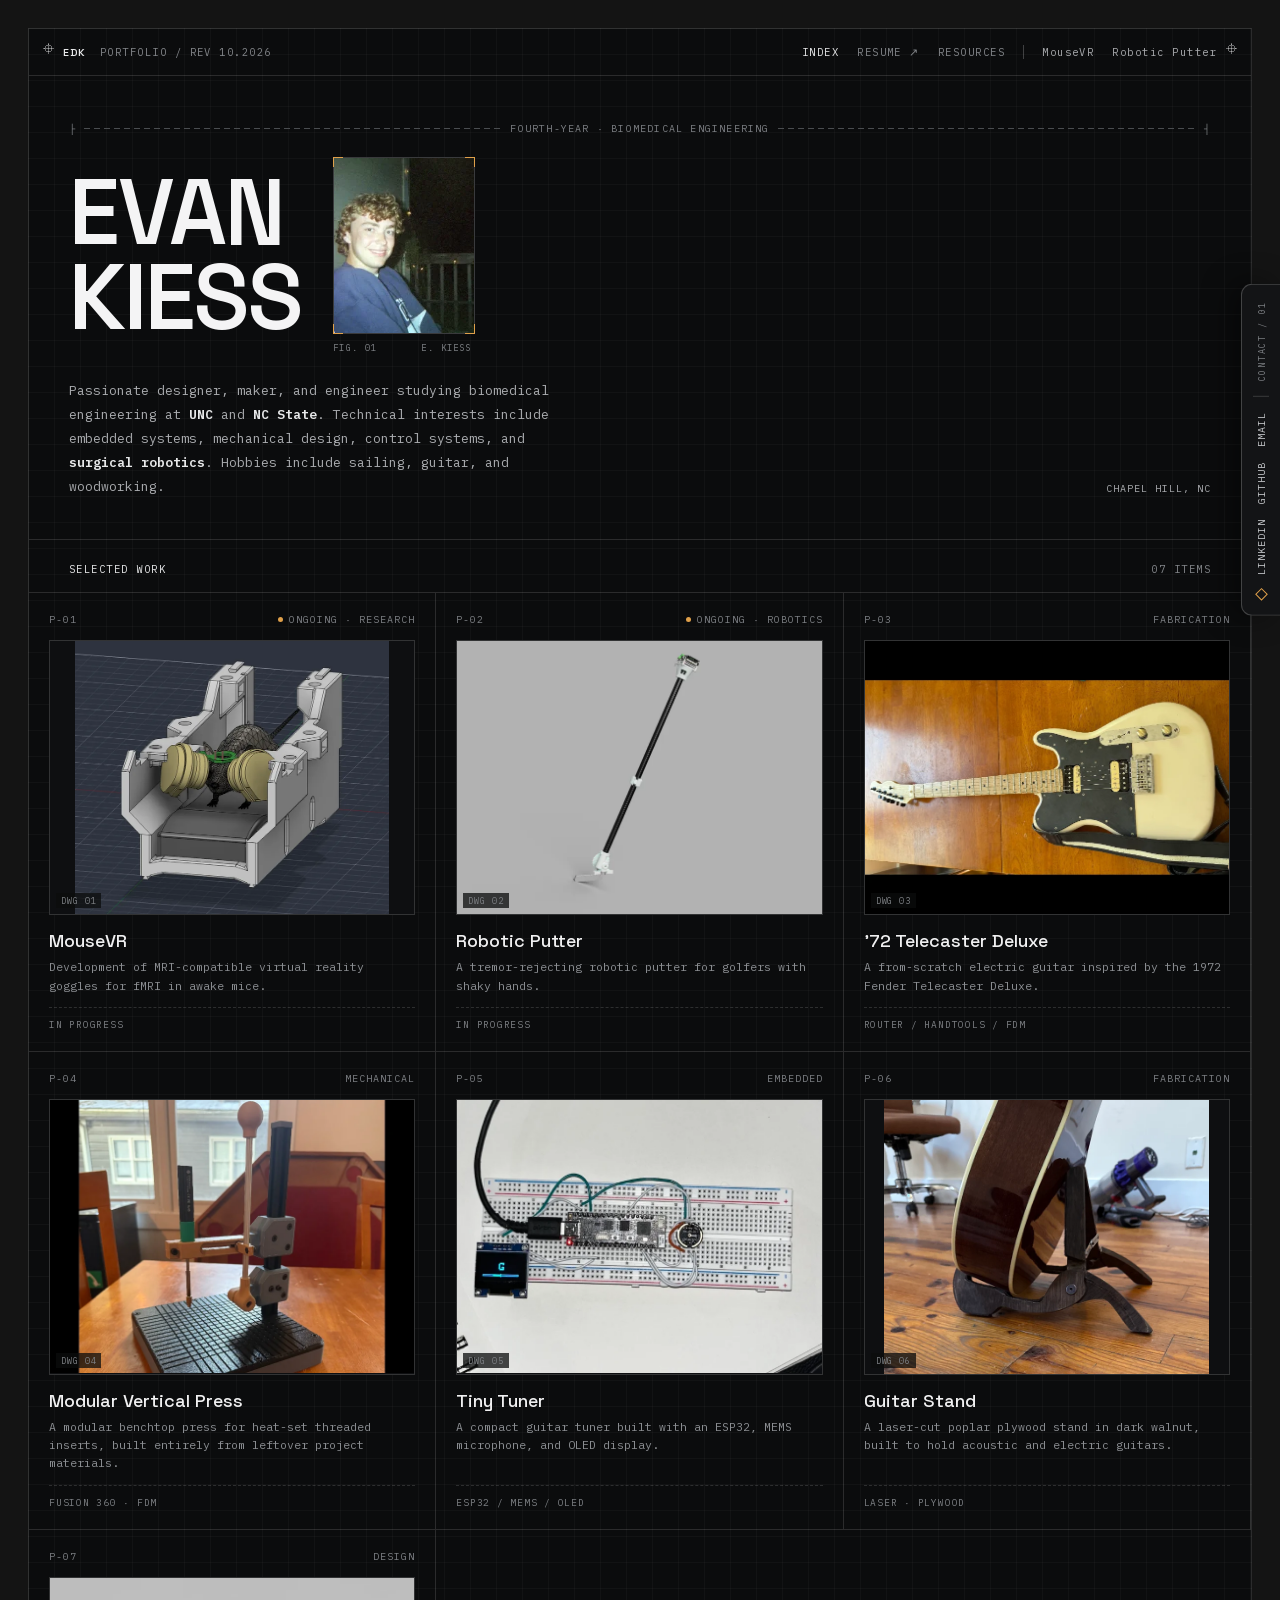
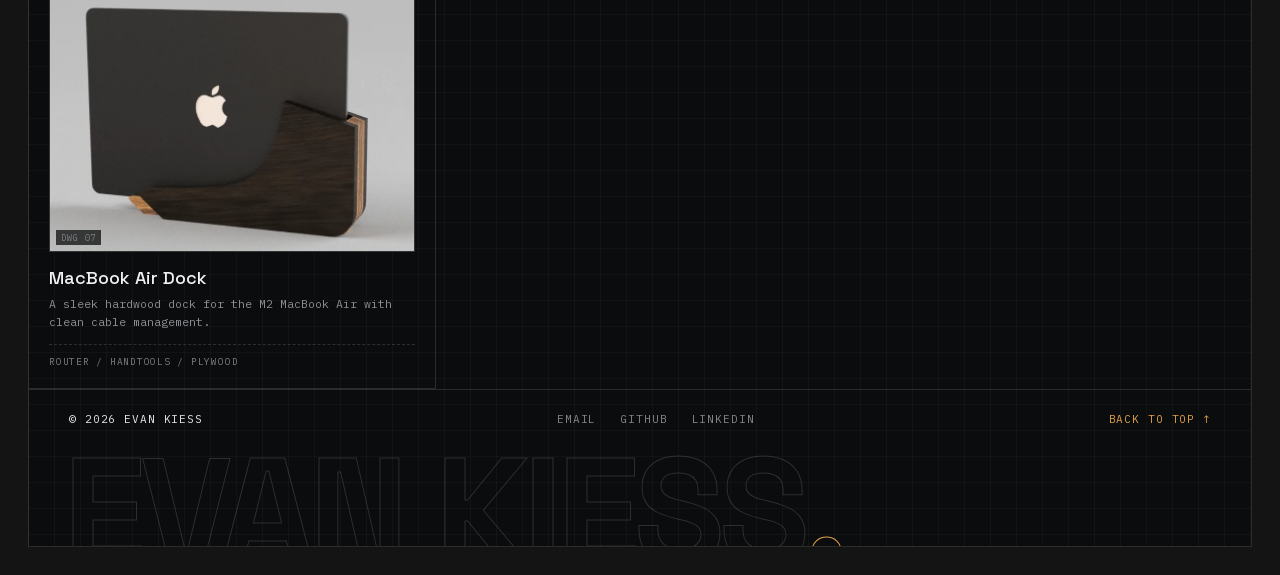
<file: index.html>
<!DOCTYPE html>
<html lang="en">
<head>
<meta charset="utf-8">
<meta name="viewport" content="width=device-width, initial-scale=1">
<title>Evan Kiess / Portfolio</title>
<meta name="description" content="Fourth-year biomedical engineering student at UNC and NC State. Projects in embedded systems, mechanical design, control systems, and surgical robotics.">
<link rel="canonical" href="https://ekiess.com/">
<meta name="theme-color" content="#0b0c0d">
<link rel="icon" href="favicon.svg" type="image/svg+xml">
<link rel="apple-touch-icon" href="apple-touch-icon.png">
<meta property="og:type" content="website">
<meta property="og:site_name" content="Evan Kiess">
<meta property="og:title" content="Evan Kiess / Portfolio">
<meta property="og:description" content="Fourth-year biomedical engineering student at UNC and NC State. Projects in embedded systems, mechanical design, control systems, and surgical robotics.">
<meta property="og:url" content="https://ekiess.com/">
<meta property="og:image" content="https://ekiess.com/assets/mouse_vr.png">
<meta property="og:image:alt" content="The MouseVR prototype: 3D-printed MRI-compatible goggles for awake-mouse fMRI">
<meta name="twitter:card" content="summary_large_image">
<meta name="twitter:title" content="Evan Kiess / Portfolio">
<meta name="twitter:description" content="Fourth-year biomedical engineering student at UNC and NC State. Projects in embedded systems, mechanical design, control systems, and surgical robotics.">
<meta name="twitter:image" content="https://ekiess.com/assets/mouse_vr.png">
<link rel="preload" href="assets/fonts/ibm-plex-mono-400.woff2" as="font" type="font/woff2" crossorigin>
<link rel="preload" href="assets/fonts/space-grotesk-600.woff2" as="font" type="font/woff2" crossorigin>
<link rel="stylesheet" href="fonts.css">
<link rel="stylesheet" href="styles.css">
</head>
<body>
<a class="skip" href="#main">Skip to content</a>
<div class="page" style="min-height:100dvh;padding:28px;box-sizing:border-box;display:flex;justify-content:center">

  <!-- floating contact tab (right edge) -->
  <nav class="contact-pill" aria-label="Contact" style="position:fixed;right:0;top:50%;transform:translateY(-50%);z-index:60;background:var(--panel-2);border:1px solid rgba(255,255,255,.2);border-right:none;border-radius:11px 0 0 11px;padding:16px 11px;display:flex;flex-direction:column;align-items:center;gap:15px;box-shadow:-10px 0 30px rgba(0,0,0,.45)">
    <div style="writing-mode:vertical-rl;transform:rotate(180deg);font-size:8.5px;letter-spacing:.2em;color:var(--fg-6)">CONTACT&nbsp;/&nbsp;01</div>
    <div style="width:16px;height:1px;background:rgba(255,255,255,.16)"></div>
    <a class="nl" href="mailto:ekiess@unc.edu" style="writing-mode:vertical-rl;transform:rotate(180deg);font-size:10px;letter-spacing:.1em;color:var(--fg-2);text-decoration:none">EMAIL</a>
    <a class="nl" href="https://github.com/luckyo7" target="_blank" rel="noopener" style="writing-mode:vertical-rl;transform:rotate(180deg);font-size:10px;letter-spacing:.1em;color:var(--fg-2);text-decoration:none">GITHUB</a>
    <a class="nl" href="https://www.linkedin.com/in/evan-kiess/" target="_blank" rel="noopener" style="writing-mode:vertical-rl;transform:rotate(180deg);font-size:10px;letter-spacing:.1em;color:var(--fg-2);text-decoration:none">LINKEDIN</a>
    <div style="width:7px;height:7px;border:1px solid var(--acc);transform:rotate(45deg)" aria-hidden="true"></div>
  </nav>

  <div style="width:100%;max-width:1240px;background:var(--panel);color:var(--fg);border:1px solid var(--line);position:relative;background-image:linear-gradient(var(--grid) 1px,transparent 1px),linear-gradient(90deg,var(--grid) 1px,transparent 1px);background-size:26px 26px;background-position:-1px -1px">

    <div aria-hidden="true" style="position:absolute;top:14px;left:14px;width:11px;height:11px;background:radial-gradient(circle,transparent 3px,rgba(255,255,255,.4) 3px,rgba(255,255,255,.4) 4px,transparent 4px),linear-gradient(rgba(255,255,255,.4),rgba(255,255,255,.4)) center/1px 100% no-repeat,linear-gradient(rgba(255,255,255,.4),rgba(255,255,255,.4)) center/100% 1px no-repeat"></div>
    <div aria-hidden="true" style="position:absolute;top:14px;right:14px;width:11px;height:11px;background:radial-gradient(circle,transparent 3px,rgba(255,255,255,.4) 3px,rgba(255,255,255,.4) 4px,transparent 4px),linear-gradient(rgba(255,255,255,.4),rgba(255,255,255,.4)) center/1px 100% no-repeat,linear-gradient(rgba(255,255,255,.4),rgba(255,255,255,.4)) center/100% 1px no-repeat"></div>

    <!-- top nav -->
    <nav class="topnav mpad" aria-label="Primary" style="display:flex;justify-content:space-between;align-items:center;padding:16px 34px;border-bottom:1px solid var(--line);font-size:10.5px;letter-spacing:.14em;color:var(--fg-5)">
      <div style="display:flex;align-items:baseline;gap:14px">
        <a href="index.html" style="color:var(--fg);font-family:'Space Grotesk',sans-serif;font-weight:600;letter-spacing:.06em;text-decoration:none">EDK</a>
        <span>PORTFOLIO / REV 10.2026</span>
      </div>
      <div class="topnav-right" style="display:flex;align-items:center;gap:18px">
        <a class="nl" href="index.html" style="text-decoration:none;color:var(--fg)">INDEX</a>
        <a class="nl" href="resume.pdf" style="text-decoration:none;color:var(--fg-5)">RESUME&nbsp;↗</a>
        <a class="nl" href="resources.html" style="text-decoration:none;color:var(--fg-5)">RESOURCES</a>
        <span style="width:1px;height:14px;background:rgba(255,255,255,.22)"></span>
        <div style="display:flex;gap:18px;font-size:10.5px;letter-spacing:.14em;white-space:nowrap">
          <a class="nl" href="mousevr.html" style="text-decoration:none;color:var(--fg-3)">MouseVR</a>
          <a class="nl" href="robotic-putter.html" style="text-decoration:none;color:var(--fg-3)">Robotic Putter</a>
        </div>
      </div>
    </nav>

    <!-- main -->
    <main id="main" style="min-width:0">
      <!-- hero -->
      <div id="about" style="padding:46px 40px 40px;border-bottom:1px solid var(--line);position:relative;scroll-margin-top:70px">
        <div style="display:flex;align-items:center;gap:8px;color:var(--fg-6);font-size:10px;letter-spacing:.12em;margin-bottom:22px">
          <span>├</span><div style="flex:1;height:1px;background:repeating-linear-gradient(90deg,var(--rule) 0 6px,transparent 6px 10px)"></div><span>FOURTH-YEAR · BIOMEDICAL ENGINEERING</span><div style="flex:1;height:1px;background:repeating-linear-gradient(90deg,var(--rule) 0 6px,transparent 6px 10px)"></div><span>┤</span>
        </div>
        <div class="hero-row" style="display:flex;align-items:center;gap:32px">
          <h1 class="hero-name" style="font-family:'Space Grotesk',sans-serif;font-weight:600;font-size:92px;line-height:.92;letter-spacing:-.02em;margin:0;color:var(--ink)">EVAN<br>KIESS</h1>
          <div style="flex:none">
            <div style="position:relative;width:140px;aspect-ratio:4/5;border:1px solid rgba(255,255,255,.18);background:var(--frame)">
              <span style="position:absolute;width:9px;height:9px;border:1px solid var(--acc);top:-1px;left:-1px;border-right:0;border-bottom:0"></span>
              <span style="position:absolute;width:9px;height:9px;border:1px solid var(--acc);top:-1px;right:-1px;border-left:0;border-bottom:0"></span>
              <span style="position:absolute;width:9px;height:9px;border:1px solid var(--acc);bottom:-1px;left:-1px;border-right:0;border-top:0"></span>
              <span style="position:absolute;width:9px;height:9px;border:1px solid var(--acc);bottom:-1px;right:-1px;border-left:0;border-top:0"></span>
              <img src="assets/headshot.webp" alt="Evan Kiess" width="204" height="255" fetchpriority="high" decoding="async" style="width:100%;height:100%;object-fit:cover;display:block">
            </div>
            <div style="width:140px;font-size:9px;letter-spacing:.16em;color:var(--fg-6);margin-top:8px;display:flex;justify-content:space-between"><span>FIG. 01</span><span>E. KIESS</span></div>
          </div>
        </div>
        <div class="hero-meta" style="display:flex;justify-content:space-between;align-items:flex-end;margin-top:26px;gap:40px">
          <p style="max-width:520px;margin:0;font-size:13px;line-height:1.85;color:var(--fg-3)">Passionate designer, maker, and engineer studying biomedical engineering at <b style="color:var(--fg)">UNC</b> and <b style="color:var(--fg)">NC&nbsp;State</b>. Technical interests include embedded systems, mechanical design, control systems, and <b style="color:var(--fg)">surgical robotics</b>. Hobbies include sailing, guitar, and woodworking.</p>
          <div class="coords" style="text-align:right;font-size:10px;letter-spacing:.1em;color:var(--fg-6);line-height:2">
            <div style="color:var(--fg-3)">CHAPEL HILL, NC</div>
          </div>
        </div>
      </div>

      <!-- projects header -->
      <div id="work" style="display:flex;justify-content:space-between;align-items:baseline;padding:22px 40px 16px;font-size:10.5px;letter-spacing:.14em;color:var(--fg-5);scroll-margin-top:70px">
        <h2 style="margin:0;font-weight:inherit;font-size:inherit;letter-spacing:inherit;color:var(--fg);display:inline">SELECTED WORK</h2><span>07 ITEMS</span>
      </div>

      <!-- projects grid -->
      <div class="proj-grid" style="display:grid;grid-template-columns:1fr 1fr 1fr;gap:0;border-top:1px solid var(--line)">
          <a href="mousevr.html" class="pj" style="display:flex;flex-direction:column;text-decoration:none;color:inherit;padding:20px;border-right:1px solid var(--line);border-bottom:1px solid var(--line);position:relative">
            <div style="display:flex;justify-content:space-between;align-items:center;font-size:10px;letter-spacing:.1em;color:var(--fg-6);margin-bottom:14px">
              <span class="pj-num" style="transition:color .2s">P-01</span>
              <span style="display:flex;align-items:center;gap:6px"><span style="width:5px;height:5px;background:var(--acc);border-radius:50%"></span>ONGOING · RESEARCH</span>
            </div>
            <div class="pj-frame" style="aspect-ratio:4/3">
              <div class="pj-img" style="position:absolute;inset:0">
                <img src="assets/card-mousevr.webp" alt="CAD render of the MouseVR goggle assembly" width="742" height="645" loading="lazy" decoding="async" style="width:100%;height:100%;object-fit:contain;display:block">
              </div>
              <div class="pj-ov"><span class="br tl"></span><span class="br tr"></span><span class="br bl"></span><span class="br brr"></span><span class="tag">OPEN</span></div>
              <div style="position:absolute;bottom:6px;left:6px;z-index:3;font-size:9px;letter-spacing:.1em;color:var(--fg-6);background:rgba(11,12,13,.75);padding:2px 5px">DWG 01</div>
            </div>
            <h3 style="font-family:'Space Grotesk',sans-serif;font-weight:500;font-size:18px;margin:14px 0 6px;color:var(--ink-2)">MouseVR</h3>
            <p style="margin:0 0 12px;font-size:11.5px;line-height:1.6;color:var(--fg-4)">Development of MRI-compatible virtual reality goggles for fMRI in awake mice.</p>
            <div style="display:flex;justify-content:space-between;align-items:center;font-size:9.5px;letter-spacing:.08em;color:var(--fg-6);padding-top:10px;border-top:1px dashed var(--line-dash);margin-top:auto">
              <span>IN PROGRESS</span>
              <span class="pj-go" style="opacity:0;transform:translateX(-4px);transition:all .25s;color:var(--acc)">OPEN →</span>
            </div>
          </a>
          <a href="robotic-putter.html" class="pj" style="display:flex;flex-direction:column;text-decoration:none;color:inherit;padding:20px;border-right:1px solid var(--line);border-bottom:1px solid var(--line);position:relative">
            <div style="display:flex;justify-content:space-between;align-items:center;font-size:10px;letter-spacing:.1em;color:var(--fg-6);margin-bottom:14px">
              <span class="pj-num" style="transition:color .2s">P-02</span>
              <span style="display:flex;align-items:center;gap:6px"><span style="width:5px;height:5px;background:var(--acc);border-radius:50%"></span>ONGOING · ROBOTICS</span>
            </div>
            <div class="pj-frame" style="aspect-ratio:4/3">
              <div class="pj-img" style="position:absolute;inset:0">
                <img src="assets/card-robotic-putter.webp" alt="CAD render of the robotic putter" width="742" height="556" loading="lazy" decoding="async" style="width:100%;height:100%;object-fit:contain;display:block">
              </div>
              <div class="pj-ov"><span class="br tl"></span><span class="br tr"></span><span class="br bl"></span><span class="br brr"></span><span class="tag">OPEN</span></div>
              <div style="position:absolute;bottom:6px;left:6px;z-index:3;font-size:9px;letter-spacing:.1em;color:var(--fg-6);background:rgba(11,12,13,.75);padding:2px 5px">DWG 02</div>
            </div>
            <h3 style="font-family:'Space Grotesk',sans-serif;font-weight:500;font-size:18px;margin:14px 0 6px;color:var(--ink-2)">Robotic Putter</h3>
            <p style="margin:0 0 12px;font-size:11.5px;line-height:1.6;color:var(--fg-4)">A tremor-rejecting robotic putter for golfers with shaky hands.</p>
            <div style="display:flex;justify-content:space-between;align-items:center;font-size:9.5px;letter-spacing:.08em;color:var(--fg-6);padding-top:10px;border-top:1px dashed var(--line-dash);margin-top:auto">
              <span>IN PROGRESS</span>
              <span class="pj-go" style="opacity:0;transform:translateX(-4px);transition:all .25s;color:var(--acc)">OPEN →</span>
            </div>
          </a>
          <a href="telecaster.html" class="pj" style="display:flex;flex-direction:column;text-decoration:none;color:inherit;padding:20px;border-right:1px solid var(--line);border-bottom:1px solid var(--line);position:relative">
            <div style="display:flex;justify-content:space-between;align-items:center;font-size:10px;letter-spacing:.1em;color:var(--fg-6);margin-bottom:14px">
              <span class="pj-num" style="transition:color .2s">P-03</span>
              <span style="display:flex;align-items:center;gap:6px">FABRICATION</span>
            </div>
            <div class="pj-frame" style="aspect-ratio:4/3">
              <div class="pj-img" style="position:absolute;inset:0">
                <img src="assets/card-telecaster.webp" alt="The finished ’72 Telecaster Deluxe replica" width="742" height="557" loading="lazy" decoding="async" style="width:100%;height:100%;object-fit:contain;display:block">
              </div>
              <div class="pj-ov"><span class="br tl"></span><span class="br tr"></span><span class="br bl"></span><span class="br brr"></span><span class="tag">OPEN</span></div>
              <div style="position:absolute;bottom:6px;left:6px;z-index:3;font-size:9px;letter-spacing:.1em;color:var(--fg-6);background:rgba(11,12,13,.75);padding:2px 5px">DWG 03</div>
            </div>
            <h3 style="font-family:'Space Grotesk',sans-serif;font-weight:500;font-size:18px;margin:14px 0 6px;color:var(--ink-2)">’72 Telecaster Deluxe</h3>
            <p style="margin:0 0 12px;font-size:11.5px;line-height:1.6;color:var(--fg-4)">A from-scratch electric guitar inspired by the 1972 Fender Telecaster Deluxe.</p>
            <div style="display:flex;justify-content:space-between;align-items:center;font-size:9.5px;letter-spacing:.08em;color:var(--fg-6);padding-top:10px;border-top:1px dashed var(--line-dash);margin-top:auto">
              <span>ROUTER / HANDTOOLS / FDM</span>
              <span class="pj-go" style="opacity:0;transform:translateX(-4px);transition:all .25s;color:var(--acc)">OPEN →</span>
            </div>
          </a>
          <a href="press.html" class="pj" style="display:flex;flex-direction:column;text-decoration:none;color:inherit;padding:20px;border-right:1px solid var(--line);border-bottom:1px solid var(--line);position:relative">
            <div style="display:flex;justify-content:space-between;align-items:center;font-size:10px;letter-spacing:.1em;color:var(--fg-6);margin-bottom:14px">
              <span class="pj-num" style="transition:color .2s">P-04</span>
              <span style="display:flex;align-items:center;gap:6px">MECHANICAL</span>
            </div>
            <div class="pj-frame" style="aspect-ratio:4/3">
              <div class="pj-img" style="position:absolute;inset:0">
                <img src="assets/card-press.webp" alt="The finished modular vertical press on a workbench" width="742" height="556" loading="lazy" decoding="async" style="width:100%;height:100%;object-fit:contain;display:block">
              </div>
              <div class="pj-ov"><span class="br tl"></span><span class="br tr"></span><span class="br bl"></span><span class="br brr"></span><span class="tag">OPEN</span></div>
              <div style="position:absolute;bottom:6px;left:6px;z-index:3;font-size:9px;letter-spacing:.1em;color:var(--fg-6);background:rgba(11,12,13,.75);padding:2px 5px">DWG 04</div>
            </div>
            <h3 style="font-family:'Space Grotesk',sans-serif;font-weight:500;font-size:18px;margin:14px 0 6px;color:var(--ink-2)">Modular Vertical Press</h3>
            <p style="margin:0 0 12px;font-size:11.5px;line-height:1.6;color:var(--fg-4)">A modular benchtop press for heat-set threaded inserts, built entirely from leftover project materials.</p>
            <div style="display:flex;justify-content:space-between;align-items:center;font-size:9.5px;letter-spacing:.08em;color:var(--fg-6);padding-top:10px;border-top:1px dashed var(--line-dash);margin-top:auto">
              <span>FUSION 360 · FDM</span>
              <span class="pj-go" style="opacity:0;transform:translateX(-4px);transition:all .25s;color:var(--acc)">OPEN →</span>
            </div>
          </a>
          <a href="tiny-tuner.html" class="pj" style="display:flex;flex-direction:column;text-decoration:none;color:inherit;padding:20px;border-right:1px solid var(--line);border-bottom:1px solid var(--line);position:relative">
            <div style="display:flex;justify-content:space-between;align-items:center;font-size:10px;letter-spacing:.1em;color:var(--fg-6);margin-bottom:14px">
              <span class="pj-num" style="transition:color .2s">P-05</span>
              <span style="display:flex;align-items:center;gap:6px">EMBEDDED</span>
            </div>
            <div class="pj-frame" style="aspect-ratio:4/3">
              <div class="pj-img" style="position:absolute;inset:0">
                <img src="assets/card-tiny-tuner.webp" alt="The Tiny Tuner prototype wired on a breadboard with its OLED display" width="742" height="556" loading="lazy" decoding="async" style="width:100%;height:100%;object-fit:contain;display:block">
              </div>
              <div class="pj-ov"><span class="br tl"></span><span class="br tr"></span><span class="br bl"></span><span class="br brr"></span><span class="tag">OPEN</span></div>
              <div style="position:absolute;bottom:6px;left:6px;z-index:3;font-size:9px;letter-spacing:.1em;color:var(--fg-6);background:rgba(11,12,13,.75);padding:2px 5px">DWG 05</div>
            </div>
            <h3 style="font-family:'Space Grotesk',sans-serif;font-weight:500;font-size:18px;margin:14px 0 6px;color:var(--ink-2)">Tiny Tuner</h3>
            <p style="margin:0 0 12px;font-size:11.5px;line-height:1.6;color:var(--fg-4)">A compact guitar tuner built with an ESP32, MEMS microphone, and OLED display.</p>
            <div style="display:flex;justify-content:space-between;align-items:center;font-size:9.5px;letter-spacing:.08em;color:var(--fg-6);padding-top:10px;border-top:1px dashed var(--line-dash);margin-top:auto">
              <span>ESP32 / MEMS / OLED</span>
              <span class="pj-go" style="opacity:0;transform:translateX(-4px);transition:all .25s;color:var(--acc)">OPEN →</span>
            </div>
          </a>
          <a href="guitar-stand.html" class="pj" style="display:flex;flex-direction:column;text-decoration:none;color:inherit;padding:20px;border-right:1px solid var(--line);border-bottom:1px solid var(--line);position:relative">
            <div style="display:flex;justify-content:space-between;align-items:center;font-size:10px;letter-spacing:.1em;color:var(--fg-6);margin-bottom:14px">
              <span class="pj-num" style="transition:color .2s">P-06</span>
              <span style="display:flex;align-items:center;gap:6px">FABRICATION</span>
            </div>
            <div class="pj-frame" style="aspect-ratio:4/3">
              <div class="pj-img" style="position:absolute;inset:0">
                <img src="assets/card-guitar-stand.webp" alt="An acoustic guitar resting in the laser-cut wooden stand" width="742" height="624" loading="lazy" decoding="async" style="width:100%;height:100%;object-fit:contain;display:block">
              </div>
              <div class="pj-ov"><span class="br tl"></span><span class="br tr"></span><span class="br bl"></span><span class="br brr"></span><span class="tag">OPEN</span></div>
              <div style="position:absolute;bottom:6px;left:6px;z-index:3;font-size:9px;letter-spacing:.1em;color:var(--fg-6);background:rgba(11,12,13,.75);padding:2px 5px">DWG 06</div>
            </div>
            <h3 style="font-family:'Space Grotesk',sans-serif;font-weight:500;font-size:18px;margin:14px 0 6px;color:var(--ink-2)">Guitar Stand</h3>
            <p style="margin:0 0 12px;font-size:11.5px;line-height:1.6;color:var(--fg-4)">A laser-cut poplar plywood stand in dark walnut, built to hold acoustic and electric guitars.</p>
            <div style="display:flex;justify-content:space-between;align-items:center;font-size:9.5px;letter-spacing:.08em;color:var(--fg-6);padding-top:10px;border-top:1px dashed var(--line-dash);margin-top:auto">
              <span>LASER · PLYWOOD</span>
              <span class="pj-go" style="opacity:0;transform:translateX(-4px);transition:all .25s;color:var(--acc)">OPEN →</span>
            </div>
          </a>
          <a href="mac-dock.html" class="pj" style="display:flex;flex-direction:column;text-decoration:none;color:inherit;padding:20px;border-right:1px solid var(--line);border-bottom:1px solid var(--line);position:relative">
            <div style="display:flex;justify-content:space-between;align-items:center;font-size:10px;letter-spacing:.1em;color:var(--fg-6);margin-bottom:14px">
              <span class="pj-num" style="transition:color .2s">P-07</span>
              <span style="display:flex;align-items:center;gap:6px">DESIGN</span>
            </div>
            <div class="pj-frame" style="aspect-ratio:4/3">
              <div class="pj-img" style="position:absolute;inset:0">
                <img src="assets/card-mac-dock.webp" alt="A closed MacBook Air seated in the hardwood dock" width="742" height="557" loading="lazy" decoding="async" style="width:100%;height:100%;object-fit:contain;display:block">
              </div>
              <div class="pj-ov"><span class="br tl"></span><span class="br tr"></span><span class="br bl"></span><span class="br brr"></span><span class="tag">OPEN</span></div>
              <div style="position:absolute;bottom:6px;left:6px;z-index:3;font-size:9px;letter-spacing:.1em;color:var(--fg-6);background:rgba(11,12,13,.75);padding:2px 5px">DWG 07</div>
            </div>
            <h3 style="font-family:'Space Grotesk',sans-serif;font-weight:500;font-size:18px;margin:14px 0 6px;color:var(--ink-2)">MacBook Air Dock</h3>
            <p style="margin:0 0 12px;font-size:11.5px;line-height:1.6;color:var(--fg-4)">A sleek hardwood dock for the M2 MacBook Air with clean cable management.</p>
            <div style="display:flex;justify-content:space-between;align-items:center;font-size:9.5px;letter-spacing:.08em;color:var(--fg-6);padding-top:10px;border-top:1px dashed var(--line-dash);margin-top:auto">
              <span>ROUTER / HANDTOOLS / PLYWOOD</span>
              <span class="pj-go" style="opacity:0;transform:translateX(-4px);transition:all .25s;color:var(--acc)">OPEN →</span>
            </div>
          </a>
      </div>

    </main>

      <!-- footer -->
      <footer style="border-top:1px solid var(--line);overflow:hidden">
        <div class="footer-row mpad" style="display:flex;justify-content:space-between;align-items:center;padding:22px 40px;font-size:11px;letter-spacing:.08em;color:var(--fg-5)">
          <span style="color:var(--fg)">© 2026 EVAN KIESS</span>
          <div style="display:flex;gap:24px">
            <a class="nl" href="mailto:ekiess@unc.edu" style="text-decoration:none;color:var(--fg-5)">EMAIL</a>
            <a class="nl" href="https://github.com/luckyo7" target="_blank" rel="noopener" style="text-decoration:none;color:var(--fg-5)">GITHUB</a>
            <a class="nl" href="https://www.linkedin.com/in/evan-kiess/" target="_blank" rel="noopener" style="text-decoration:none;color:var(--fg-5)">LINKEDIN</a>
          </div>
          <a href="#" style="text-decoration:none;color:var(--acc)">BACK TO TOP&nbsp;↑</a>
        </div>
        <div class="wordmark" style="font-family:'Space Grotesk',sans-serif;font-weight:700;font-size:150px;line-height:.8;letter-spacing:-.04em;color:transparent;-webkit-text-stroke:1px var(--line-dash);padding:0 0 0 34px;margin:4px 0 -26px;white-space:nowrap;pointer-events:none">EVAN KIESS<span style="-webkit-text-stroke:1px var(--acc)">.</span></div>
      </footer>
  </div>
</div>
<script type="application/ld+json">
{"@context":"https://schema.org","@type":"Person","name":"Evan Kiess","url":"https://ekiess.com/",
"jobTitle":"Biomedical engineering student","email":"mailto:ekiess@unc.edu",
"image":"https://ekiess.com/assets/headshot.webp",
"alumniOf":[{"@type":"CollegeOrUniversity","name":"University of North Carolina at Chapel Hill"},
{"@type":"CollegeOrUniversity","name":"North Carolina State University"}],
"address":{"@type":"PostalAddress","addressLocality":"Chapel Hill","addressRegion":"NC","addressCountry":"US"},
"knowsAbout":["Embedded systems","Mechanical design","Control systems","Surgical robotics","Biomedical engineering"],
"sameAs":["https://github.com/luckyo7","https://www.linkedin.com/in/evan-kiess/"]}
</script>
</body>
</html>
</file>
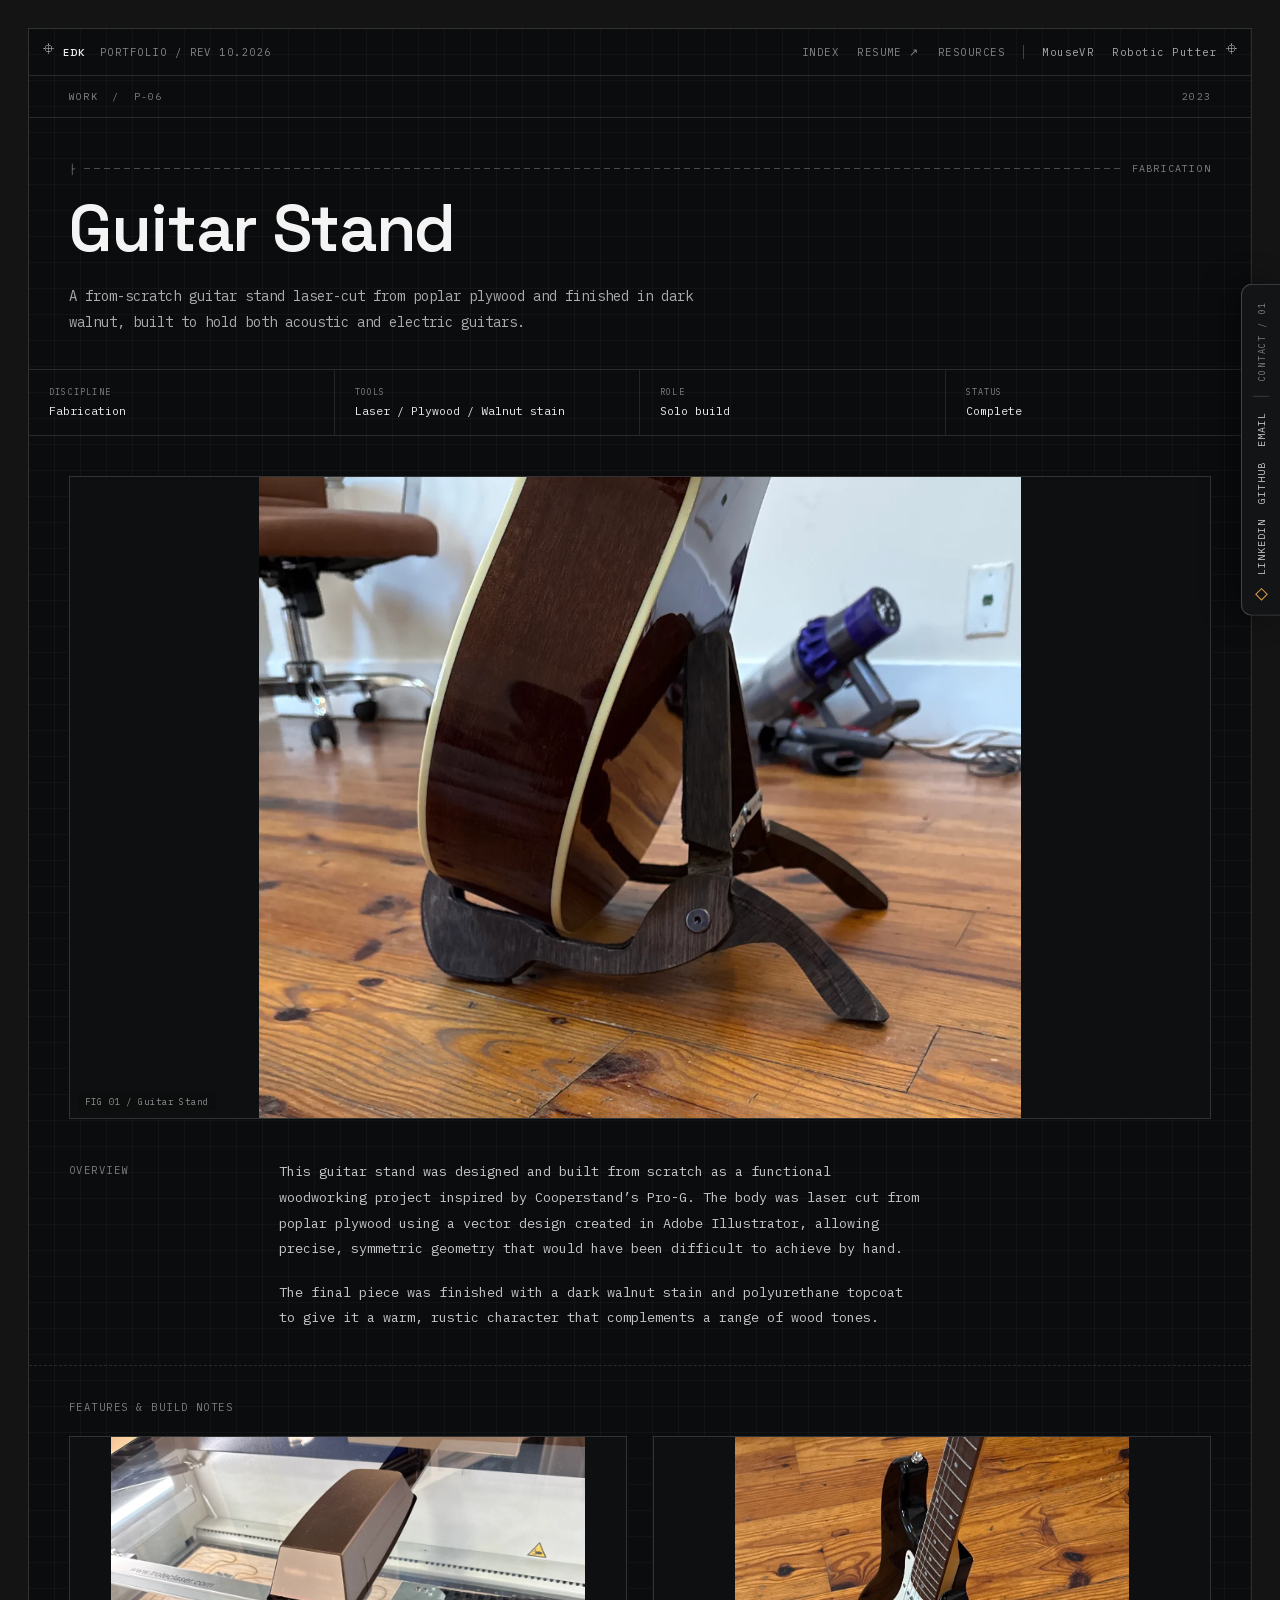
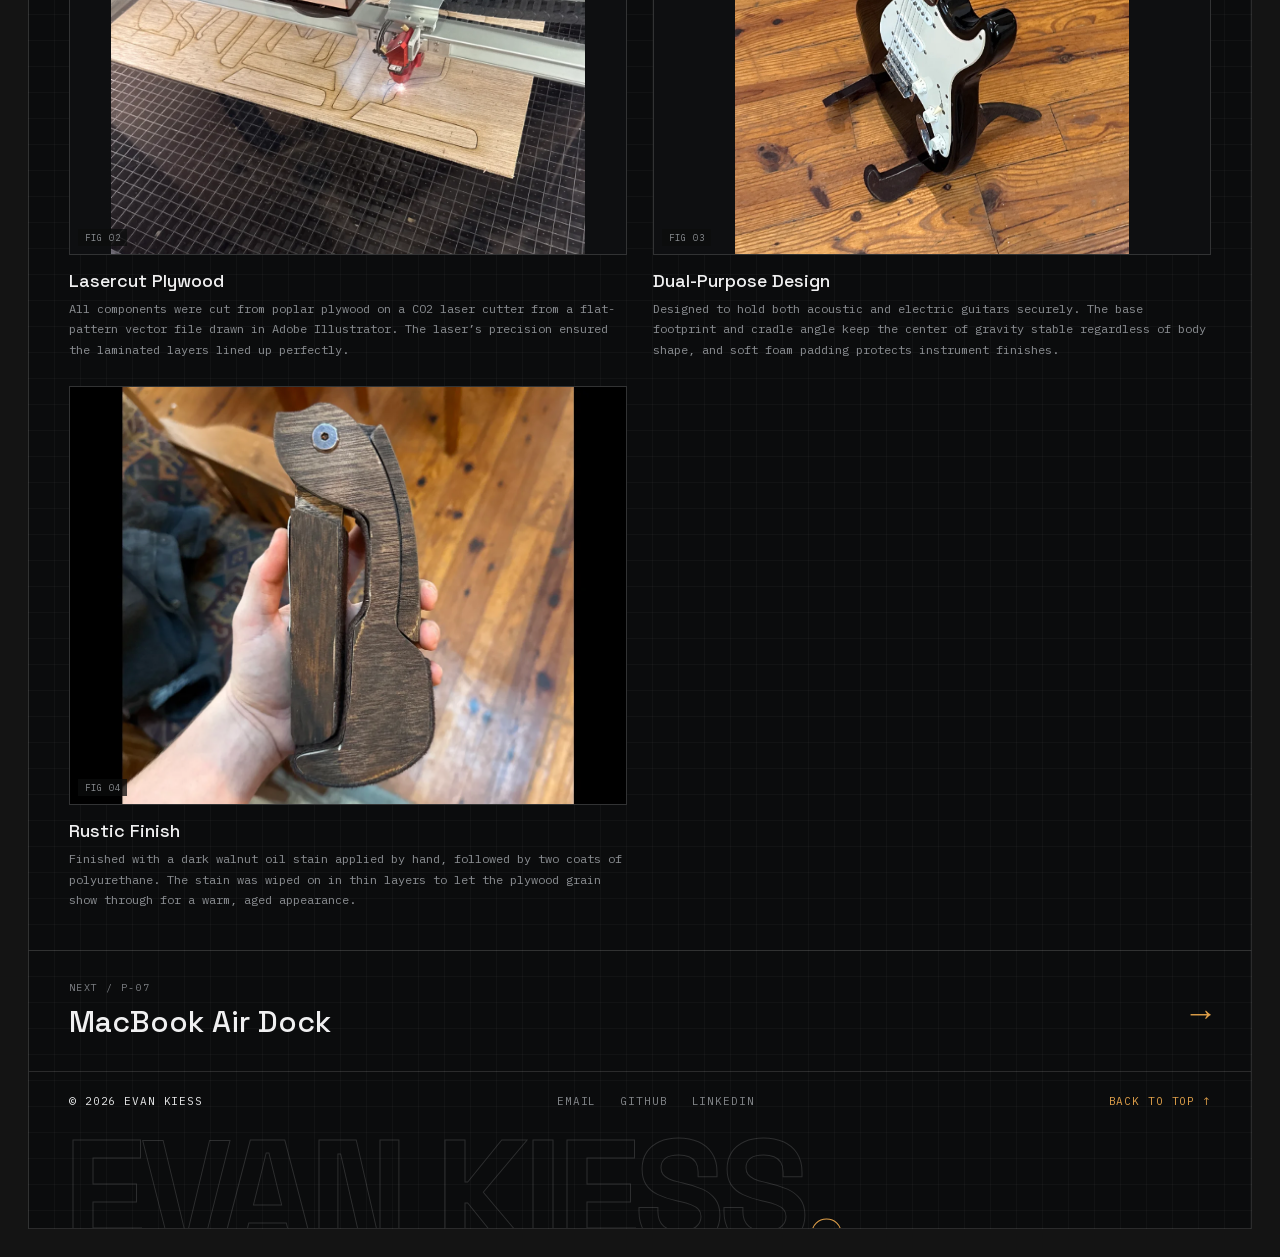
<file: guitar-stand.html>
<!DOCTYPE html>
<html lang="en">
<head>
<meta charset="utf-8">
<meta name="viewport" content="width=device-width, initial-scale=1">
<title>Guitar Stand / Evan Kiess</title>
<meta name="description" content="A laser-cut poplar plywood guitar stand finished in dark walnut, built to hold both acoustic and electric guitars.">
<link rel="canonical" href="https://ekiess.com/guitar-stand.html">
<meta name="theme-color" content="#0b0c0d">
<link rel="icon" href="favicon.svg" type="image/svg+xml">
<link rel="apple-touch-icon" href="apple-touch-icon.png">
<meta property="og:type" content="article">
<meta property="og:site_name" content="Evan Kiess">
<meta property="og:title" content="Guitar Stand / Evan Kiess">
<meta property="og:description" content="A laser-cut poplar plywood guitar stand finished in dark walnut, built to hold both acoustic and electric guitars.">
<meta property="og:url" content="https://ekiess.com/guitar-stand.html">
<meta property="og:image" content="https://ekiess.com/assets/mouse_vr.png">
<meta property="og:image:alt" content="The MouseVR prototype: 3D-printed MRI-compatible goggles for awake-mouse fMRI">
<meta name="twitter:card" content="summary_large_image">
<meta name="twitter:title" content="Guitar Stand / Evan Kiess">
<meta name="twitter:description" content="A laser-cut poplar plywood guitar stand finished in dark walnut, built to hold both acoustic and electric guitars.">
<meta name="twitter:image" content="https://ekiess.com/assets/mouse_vr.png">
<link rel="preload" href="assets/fonts/ibm-plex-mono-400.woff2" as="font" type="font/woff2" crossorigin>
<link rel="preload" href="assets/fonts/space-grotesk-600.woff2" as="font" type="font/woff2" crossorigin>
<link rel="stylesheet" href="fonts.css">
<link rel="stylesheet" href="styles.css">
</head>
<body>
<a class="skip" href="#main">Skip to content</a>
<div class="page" style="min-height:100dvh;padding:28px;box-sizing:border-box;display:flex;justify-content:center">

  <!-- floating contact tab (right edge) -->
  <nav class="contact-pill" aria-label="Contact" style="position:fixed;right:0;top:50%;transform:translateY(-50%);z-index:60;background:var(--panel-2);border:1px solid rgba(255,255,255,.2);border-right:none;border-radius:11px 0 0 11px;padding:16px 11px;display:flex;flex-direction:column;align-items:center;gap:15px;box-shadow:-10px 0 30px rgba(0,0,0,.45)">
    <div style="writing-mode:vertical-rl;transform:rotate(180deg);font-size:8.5px;letter-spacing:.2em;color:var(--fg-6)">CONTACT&nbsp;/&nbsp;01</div>
    <div style="width:16px;height:1px;background:rgba(255,255,255,.16)"></div>
    <a class="nl" href="mailto:ekiess@unc.edu" style="writing-mode:vertical-rl;transform:rotate(180deg);font-size:10px;letter-spacing:.1em;color:var(--fg-2);text-decoration:none">EMAIL</a>
    <a class="nl" href="https://github.com/luckyo7" target="_blank" rel="noopener" style="writing-mode:vertical-rl;transform:rotate(180deg);font-size:10px;letter-spacing:.1em;color:var(--fg-2);text-decoration:none">GITHUB</a>
    <a class="nl" href="https://www.linkedin.com/in/evan-kiess/" target="_blank" rel="noopener" style="writing-mode:vertical-rl;transform:rotate(180deg);font-size:10px;letter-spacing:.1em;color:var(--fg-2);text-decoration:none">LINKEDIN</a>
    <div style="width:7px;height:7px;border:1px solid var(--acc);transform:rotate(45deg)" aria-hidden="true"></div>
  </nav>

  <div style="width:100%;max-width:1240px;background:var(--panel);color:var(--fg);border:1px solid var(--line);position:relative;background-image:linear-gradient(var(--grid) 1px,transparent 1px),linear-gradient(90deg,var(--grid) 1px,transparent 1px);background-size:26px 26px;background-position:-1px -1px">

    <div aria-hidden="true" style="position:absolute;top:14px;left:14px;width:11px;height:11px;background:radial-gradient(circle,transparent 3px,rgba(255,255,255,.4) 3px,rgba(255,255,255,.4) 4px,transparent 4px),linear-gradient(rgba(255,255,255,.4),rgba(255,255,255,.4)) center/1px 100% no-repeat,linear-gradient(rgba(255,255,255,.4),rgba(255,255,255,.4)) center/100% 1px no-repeat"></div>
    <div aria-hidden="true" style="position:absolute;top:14px;right:14px;width:11px;height:11px;background:radial-gradient(circle,transparent 3px,rgba(255,255,255,.4) 3px,rgba(255,255,255,.4) 4px,transparent 4px),linear-gradient(rgba(255,255,255,.4),rgba(255,255,255,.4)) center/1px 100% no-repeat,linear-gradient(rgba(255,255,255,.4),rgba(255,255,255,.4)) center/100% 1px no-repeat"></div>

    <!-- top nav -->
    <nav class="topnav mpad" aria-label="Primary" style="display:flex;justify-content:space-between;align-items:center;padding:16px 34px;border-bottom:1px solid var(--line);font-size:10.5px;letter-spacing:.14em;color:var(--fg-5)">
      <div style="display:flex;align-items:baseline;gap:14px">
        <a href="index.html" style="color:var(--fg);font-family:'Space Grotesk',sans-serif;font-weight:600;letter-spacing:.06em;text-decoration:none">EDK</a>
        <span>PORTFOLIO / REV 10.2026</span>
      </div>
      <div class="topnav-right" style="display:flex;align-items:center;gap:18px">
        <a class="nl" href="index.html" style="text-decoration:none;color:var(--fg-5)">INDEX</a>
        <a class="nl" href="resume.pdf" style="text-decoration:none;color:var(--fg-5)">RESUME&nbsp;↗</a>
        <a class="nl" href="resources.html" style="text-decoration:none;color:var(--fg-5)">RESOURCES</a>
        <span style="width:1px;height:14px;background:rgba(255,255,255,.22)"></span>
        <div style="display:flex;gap:18px;font-size:10.5px;letter-spacing:.14em;white-space:nowrap">
          <a class="nl" href="mousevr.html" style="text-decoration:none;color:var(--fg-3)">MouseVR</a>
          <a class="nl" href="robotic-putter.html" style="text-decoration:none;color:var(--fg-3)">Robotic Putter</a>
        </div>
      </div>
    </nav>

    <!-- main -->
    <main id="main" style="min-width:0">
      <!-- breadcrumb -->
      <div class="mpad" style="display:flex;justify-content:space-between;padding:14px 40px;border-bottom:1px solid var(--line);font-size:10px;letter-spacing:.12em;color:var(--fg-6)">
        <span><a class="nl" href="index.html#work" style="text-decoration:none;color:var(--fg-5)">WORK</a> &nbsp;/&nbsp; P-06</span>
        <span>2023</span>
      </div>

      <!-- hero -->
      <div class="mpad" style="padding:44px 40px 34px;border-bottom:1px solid var(--line)">
        <div style="display:flex;align-items:center;gap:8px;color:var(--fg-6);font-size:10px;letter-spacing:.12em;margin-bottom:22px">
          <span>├</span><div style="flex:1;height:1px;background:repeating-linear-gradient(90deg,var(--rule) 0 6px,transparent 6px 10px)"></div><span>FABRICATION</span>
        </div>
        <h1 class="d-title" style="font-family:'Space Grotesk',sans-serif;font-weight:600;font-size:66px;line-height:.96;letter-spacing:-.02em;margin:0;color:var(--ink)">Guitar Stand</h1>
        <p style="max-width:640px;margin:24px 0 0;font-size:14px;line-height:1.8;color:var(--fg-3)">A from-scratch guitar stand laser-cut from poplar plywood and finished in dark walnut, built to hold both acoustic and electric guitars.</p>
      </div>

      <!-- spec bar -->
      <div class="spec-bar" style="display:grid;grid-template-columns:repeat(4,1fr);border-bottom:1px solid var(--line)">
          <div style="padding:16px 20px;border-right:1px solid rgba(255,255,255,.1)">
            <div style="font-size:8.5px;letter-spacing:.14em;color:var(--fg-6)">DISCIPLINE</div>
            <div style="font-size:11.5px;color:var(--fg);margin-top:5px;line-height:1.5">Fabrication</div>
          </div>
          <div style="padding:16px 20px;border-right:1px solid rgba(255,255,255,.1)">
            <div style="font-size:8.5px;letter-spacing:.14em;color:var(--fg-6)">TOOLS</div>
            <div style="font-size:11.5px;color:var(--fg);margin-top:5px;line-height:1.5">Laser / Plywood / Walnut stain</div>
          </div>
          <div style="padding:16px 20px;border-right:1px solid rgba(255,255,255,.1)">
            <div style="font-size:8.5px;letter-spacing:.14em;color:var(--fg-6)">ROLE</div>
            <div style="font-size:11.5px;color:var(--fg);margin-top:5px;line-height:1.5">Solo build</div>
          </div>
          <div style="padding:16px 20px;border-right:1px solid rgba(255,255,255,.1)">
            <div style="font-size:8.5px;letter-spacing:.14em;color:var(--fg-6)">STATUS</div>
            <div style="font-size:11.5px;color:var(--fg);margin-top:5px;line-height:1.5">Complete</div>
          </div>
      </div>

      <!-- hero image -->
      <div class="mpad" style="padding:40px 40px 0">
        <div style="position:relative;aspect-ratio:16/9;border:1px solid var(--line-frame);background:var(--frame);overflow:hidden">
          <div style="position:absolute;inset:0">
            <img src="assets/guitar-stand-hero.webp" alt="An acoustic guitar resting in the finished dark-walnut stand" width="1200" height="1009" fetchpriority="high" decoding="async" style="width:100%;height:100%;object-fit:contain;display:block">
          </div>
          <div style="position:absolute;bottom:8px;left:8px;font-size:9px;letter-spacing:.1em;color:var(--fg-4);background:rgba(11,12,13,.75);padding:3px 7px">FIG 01 / Guitar Stand</div>
        </div>
      </div>

      <!-- overview -->
      <div class="overview-grid mpad" style="display:grid;grid-template-columns:180px 1fr;gap:30px;padding:40px 40px 34px">
        <h2 style="font-size:10.5px;font-weight:400;letter-spacing:.14em;color:var(--fg-6);padding-top:4px;margin:0">OVERVIEW</h2>
        <div style="max-width:640px;display:flex;flex-direction:column;gap:18px">
          <p style="margin:0;font-size:13.5px;line-height:1.9;color:var(--fg-2)">This guitar stand was designed and built from scratch as a functional woodworking project inspired by Cooperstand’s Pro-G. The body was laser cut from poplar plywood using a vector design created in Adobe Illustrator, allowing precise, symmetric geometry that would have been difficult to achieve by hand.</p>
          <p style="margin:0;font-size:13.5px;line-height:1.9;color:var(--fg-2)">The final piece was finished with a dark walnut stain and polyurethane topcoat to give it a warm, rustic character that complements a range of wood tones.</p>
        </div>
      </div>

      <!-- features -->
      <div class="mpad" style="padding:8px 40px 40px;border-top:1px dashed rgba(255,255,255,.12)">
        <h2 style="font-size:10.5px;font-weight:400;letter-spacing:.14em;color:var(--fg-6);margin:26px 0 22px">FEATURES &amp; BUILD NOTES</h2>
        <div class="feat-grid" style="display:grid;grid-template-columns:1fr 1fr;gap:26px 26px">
            <div>
              <div style="position:relative;aspect-ratio:4/3;border:1px solid var(--line-frame);background:var(--frame);overflow:hidden">
                <div style="position:absolute;inset:0">
                  <img src="assets/guitar-stand-f1.webp" alt="Plywood stand parts being cut on a CO2 laser cutter" width="1132" height="996" loading="lazy" decoding="async" style="width:100%;height:100%;object-fit:contain;display:block">
                </div>
                <div style="position:absolute;bottom:8px;left:8px;font-size:9px;letter-spacing:.1em;color:var(--fg-4);background:rgba(11,12,13,.75);padding:3px 7px">FIG 02</div>
              </div>
              <h3 style="font-family:'Space Grotesk',sans-serif;font-weight:500;font-size:18px;margin:14px 0 7px;color:var(--ink-2)">Lasercut Plywood</h3>
              <p style="margin:0;font-size:12px;line-height:1.7;color:var(--fg-4)">All components were cut from poplar plywood on a CO2 laser cutter from a flat-pattern vector file drawn in Adobe Illustrator. The laser’s precision ensured the laminated layers lined up perfectly.</p>
            </div>
            <div>
              <div style="position:relative;aspect-ratio:4/3;border:1px solid var(--line-frame);background:var(--frame);overflow:hidden">
                <div style="position:absolute;inset:0">
                  <img src="assets/guitar-stand-f2.webp" alt="An electric guitar held in the same stand" width="1069" height="1132" loading="lazy" decoding="async" style="width:100%;height:100%;object-fit:contain;display:block">
                </div>
                <div style="position:absolute;bottom:8px;left:8px;font-size:9px;letter-spacing:.1em;color:var(--fg-4);background:rgba(11,12,13,.75);padding:3px 7px">FIG 03</div>
              </div>
              <h3 style="font-family:'Space Grotesk',sans-serif;font-weight:500;font-size:18px;margin:14px 0 7px;color:var(--ink-2)">Dual-Purpose Design</h3>
              <p style="margin:0;font-size:12px;line-height:1.7;color:var(--fg-4)">Designed to hold both acoustic and electric guitars securely. The base footprint and cradle angle keep the center of gravity stable regardless of body shape, and soft foam padding protects instrument finishes.</p>
            </div>
            <div>
              <div style="position:relative;aspect-ratio:4/3;border:1px solid var(--line-frame);background:var(--frame);overflow:hidden">
                <div style="position:absolute;inset:0">
                  <img src="assets/guitar-stand-f3.webp" alt="A stand part hand-finished in dark walnut oil stain" width="1132" height="849" loading="lazy" decoding="async" style="width:100%;height:100%;object-fit:contain;display:block">
                </div>
                <div style="position:absolute;bottom:8px;left:8px;font-size:9px;letter-spacing:.1em;color:var(--fg-4);background:rgba(11,12,13,.75);padding:3px 7px">FIG 04</div>
              </div>
              <h3 style="font-family:'Space Grotesk',sans-serif;font-weight:500;font-size:18px;margin:14px 0 7px;color:var(--ink-2)">Rustic Finish</h3>
              <p style="margin:0;font-size:12px;line-height:1.7;color:var(--fg-4)">Finished with a dark walnut oil stain applied by hand, followed by two coats of polyurethane. The stain was wiped on in thin layers to let the plywood grain show through for a warm, aged appearance.</p>
            </div>
        </div>
      </div>

      <!-- next project -->
      <a class="nx mpad" href="mac-dock.html" style="display:flex;justify-content:space-between;align-items:center;padding:30px 40px;border-top:1px solid var(--line);text-decoration:none;color:inherit">
        <div>
          <div style="font-size:10px;letter-spacing:.14em;color:var(--fg-6);margin-bottom:8px">NEXT / P-07</div>
          <div class="nx-title" style="font-family:'Space Grotesk',sans-serif;font-weight:500;font-size:30px;color:var(--ink-2);transition:color .2s">MacBook Air Dock</div>
        </div>
        <div class="nx-arrow" style="font-size:34px;color:var(--acc);transition:transform .2s">→</div>
      </a>

    </main>

      <!-- footer -->
      <footer style="border-top:1px solid var(--line);overflow:hidden">
        <div class="footer-row mpad" style="display:flex;justify-content:space-between;align-items:center;padding:22px 40px;font-size:11px;letter-spacing:.08em;color:var(--fg-5)">
          <span style="color:var(--fg)">© 2026 EVAN KIESS</span>
          <div style="display:flex;gap:24px">
            <a class="nl" href="mailto:ekiess@unc.edu" style="text-decoration:none;color:var(--fg-5)">EMAIL</a>
            <a class="nl" href="https://github.com/luckyo7" target="_blank" rel="noopener" style="text-decoration:none;color:var(--fg-5)">GITHUB</a>
            <a class="nl" href="https://www.linkedin.com/in/evan-kiess/" target="_blank" rel="noopener" style="text-decoration:none;color:var(--fg-5)">LINKEDIN</a>
          </div>
          <a href="#" style="text-decoration:none;color:var(--acc)">BACK TO TOP&nbsp;↑</a>
        </div>
        <div class="wordmark" style="font-family:'Space Grotesk',sans-serif;font-weight:700;font-size:150px;line-height:.8;letter-spacing:-.04em;color:transparent;-webkit-text-stroke:1px var(--line-dash);padding:0 0 0 34px;margin:4px 0 -26px;white-space:nowrap;pointer-events:none">EVAN KIESS<span style="-webkit-text-stroke:1px var(--acc)">.</span></div>
      </footer>
  </div>
</div>
</body>
</html>
</file>
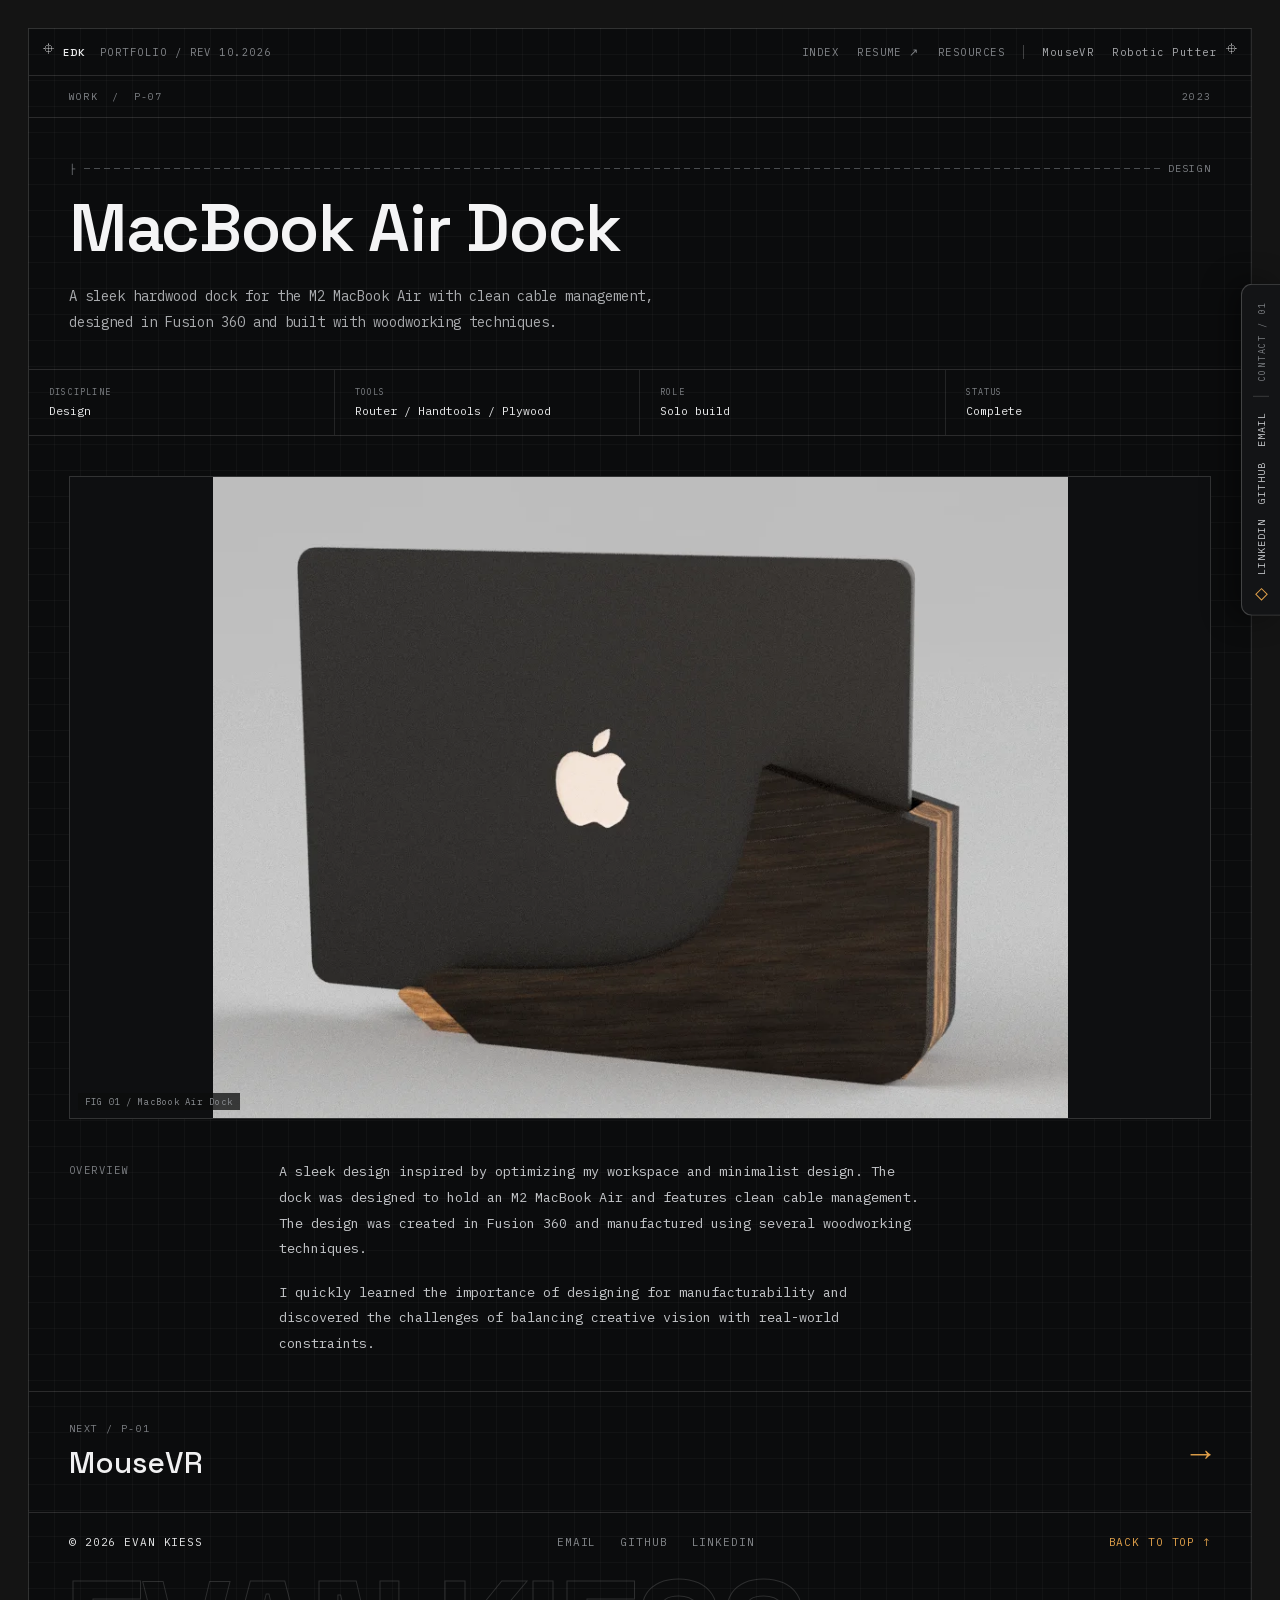
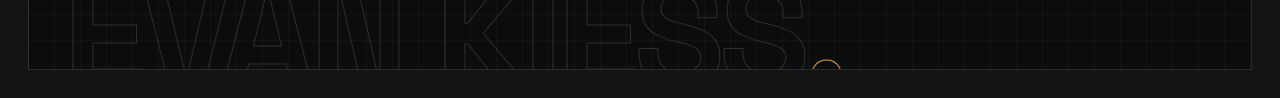
<file: mac-dock.html>
<!DOCTYPE html>
<html lang="en">
<head>
<meta charset="utf-8">
<meta name="viewport" content="width=device-width, initial-scale=1">
<title>MacBook Air Dock / Evan Kiess</title>
<meta name="description" content="A hardwood vertical dock for the M2 MacBook Air with clean cable management, designed in Fusion 360.">
<link rel="canonical" href="https://ekiess.com/mac-dock.html">
<meta name="theme-color" content="#0b0c0d">
<link rel="icon" href="favicon.svg" type="image/svg+xml">
<link rel="apple-touch-icon" href="apple-touch-icon.png">
<meta property="og:type" content="article">
<meta property="og:site_name" content="Evan Kiess">
<meta property="og:title" content="MacBook Air Dock / Evan Kiess">
<meta property="og:description" content="A hardwood vertical dock for the M2 MacBook Air with clean cable management, designed in Fusion 360.">
<meta property="og:url" content="https://ekiess.com/mac-dock.html">
<meta property="og:image" content="https://ekiess.com/assets/mouse_vr.png">
<meta property="og:image:alt" content="The MouseVR prototype: 3D-printed MRI-compatible goggles for awake-mouse fMRI">
<meta name="twitter:card" content="summary_large_image">
<meta name="twitter:title" content="MacBook Air Dock / Evan Kiess">
<meta name="twitter:description" content="A hardwood vertical dock for the M2 MacBook Air with clean cable management, designed in Fusion 360.">
<meta name="twitter:image" content="https://ekiess.com/assets/mouse_vr.png">
<link rel="preload" href="assets/fonts/ibm-plex-mono-400.woff2" as="font" type="font/woff2" crossorigin>
<link rel="preload" href="assets/fonts/space-grotesk-600.woff2" as="font" type="font/woff2" crossorigin>
<link rel="stylesheet" href="fonts.css">
<link rel="stylesheet" href="styles.css">
</head>
<body>
<a class="skip" href="#main">Skip to content</a>
<div class="page" style="min-height:100dvh;padding:28px;box-sizing:border-box;display:flex;justify-content:center">

  <!-- floating contact tab (right edge) -->
  <nav class="contact-pill" aria-label="Contact" style="position:fixed;right:0;top:50%;transform:translateY(-50%);z-index:60;background:var(--panel-2);border:1px solid rgba(255,255,255,.2);border-right:none;border-radius:11px 0 0 11px;padding:16px 11px;display:flex;flex-direction:column;align-items:center;gap:15px;box-shadow:-10px 0 30px rgba(0,0,0,.45)">
    <div style="writing-mode:vertical-rl;transform:rotate(180deg);font-size:8.5px;letter-spacing:.2em;color:var(--fg-6)">CONTACT&nbsp;/&nbsp;01</div>
    <div style="width:16px;height:1px;background:rgba(255,255,255,.16)"></div>
    <a class="nl" href="mailto:ekiess@unc.edu" style="writing-mode:vertical-rl;transform:rotate(180deg);font-size:10px;letter-spacing:.1em;color:var(--fg-2);text-decoration:none">EMAIL</a>
    <a class="nl" href="https://github.com/luckyo7" target="_blank" rel="noopener" style="writing-mode:vertical-rl;transform:rotate(180deg);font-size:10px;letter-spacing:.1em;color:var(--fg-2);text-decoration:none">GITHUB</a>
    <a class="nl" href="https://www.linkedin.com/in/evan-kiess/" target="_blank" rel="noopener" style="writing-mode:vertical-rl;transform:rotate(180deg);font-size:10px;letter-spacing:.1em;color:var(--fg-2);text-decoration:none">LINKEDIN</a>
    <div style="width:7px;height:7px;border:1px solid var(--acc);transform:rotate(45deg)" aria-hidden="true"></div>
  </nav>

  <div style="width:100%;max-width:1240px;background:var(--panel);color:var(--fg);border:1px solid var(--line);position:relative;background-image:linear-gradient(var(--grid) 1px,transparent 1px),linear-gradient(90deg,var(--grid) 1px,transparent 1px);background-size:26px 26px;background-position:-1px -1px">

    <div aria-hidden="true" style="position:absolute;top:14px;left:14px;width:11px;height:11px;background:radial-gradient(circle,transparent 3px,rgba(255,255,255,.4) 3px,rgba(255,255,255,.4) 4px,transparent 4px),linear-gradient(rgba(255,255,255,.4),rgba(255,255,255,.4)) center/1px 100% no-repeat,linear-gradient(rgba(255,255,255,.4),rgba(255,255,255,.4)) center/100% 1px no-repeat"></div>
    <div aria-hidden="true" style="position:absolute;top:14px;right:14px;width:11px;height:11px;background:radial-gradient(circle,transparent 3px,rgba(255,255,255,.4) 3px,rgba(255,255,255,.4) 4px,transparent 4px),linear-gradient(rgba(255,255,255,.4),rgba(255,255,255,.4)) center/1px 100% no-repeat,linear-gradient(rgba(255,255,255,.4),rgba(255,255,255,.4)) center/100% 1px no-repeat"></div>

    <!-- top nav -->
    <nav class="topnav mpad" aria-label="Primary" style="display:flex;justify-content:space-between;align-items:center;padding:16px 34px;border-bottom:1px solid var(--line);font-size:10.5px;letter-spacing:.14em;color:var(--fg-5)">
      <div style="display:flex;align-items:baseline;gap:14px">
        <a href="index.html" style="color:var(--fg);font-family:'Space Grotesk',sans-serif;font-weight:600;letter-spacing:.06em;text-decoration:none">EDK</a>
        <span>PORTFOLIO / REV 10.2026</span>
      </div>
      <div class="topnav-right" style="display:flex;align-items:center;gap:18px">
        <a class="nl" href="index.html" style="text-decoration:none;color:var(--fg-5)">INDEX</a>
        <a class="nl" href="resume.pdf" style="text-decoration:none;color:var(--fg-5)">RESUME&nbsp;↗</a>
        <a class="nl" href="resources.html" style="text-decoration:none;color:var(--fg-5)">RESOURCES</a>
        <span style="width:1px;height:14px;background:rgba(255,255,255,.22)"></span>
        <div style="display:flex;gap:18px;font-size:10.5px;letter-spacing:.14em;white-space:nowrap">
          <a class="nl" href="mousevr.html" style="text-decoration:none;color:var(--fg-3)">MouseVR</a>
          <a class="nl" href="robotic-putter.html" style="text-decoration:none;color:var(--fg-3)">Robotic Putter</a>
        </div>
      </div>
    </nav>

    <!-- main -->
    <main id="main" style="min-width:0">
      <!-- breadcrumb -->
      <div class="mpad" style="display:flex;justify-content:space-between;padding:14px 40px;border-bottom:1px solid var(--line);font-size:10px;letter-spacing:.12em;color:var(--fg-6)">
        <span><a class="nl" href="index.html#work" style="text-decoration:none;color:var(--fg-5)">WORK</a> &nbsp;/&nbsp; P-07</span>
        <span>2023</span>
      </div>

      <!-- hero -->
      <div class="mpad" style="padding:44px 40px 34px;border-bottom:1px solid var(--line)">
        <div style="display:flex;align-items:center;gap:8px;color:var(--fg-6);font-size:10px;letter-spacing:.12em;margin-bottom:22px">
          <span>├</span><div style="flex:1;height:1px;background:repeating-linear-gradient(90deg,var(--rule) 0 6px,transparent 6px 10px)"></div><span>DESIGN</span>
        </div>
        <h1 class="d-title" style="font-family:'Space Grotesk',sans-serif;font-weight:600;font-size:66px;line-height:.96;letter-spacing:-.02em;margin:0;color:var(--ink)">MacBook Air Dock</h1>
        <p style="max-width:640px;margin:24px 0 0;font-size:14px;line-height:1.8;color:var(--fg-3)">A sleek hardwood dock for the M2 MacBook Air with clean cable management, designed in Fusion 360 and built with woodworking techniques.</p>
      </div>

      <!-- spec bar -->
      <div class="spec-bar" style="display:grid;grid-template-columns:repeat(4,1fr);border-bottom:1px solid var(--line)">
          <div style="padding:16px 20px;border-right:1px solid rgba(255,255,255,.1)">
            <div style="font-size:8.5px;letter-spacing:.14em;color:var(--fg-6)">DISCIPLINE</div>
            <div style="font-size:11.5px;color:var(--fg);margin-top:5px;line-height:1.5">Design</div>
          </div>
          <div style="padding:16px 20px;border-right:1px solid rgba(255,255,255,.1)">
            <div style="font-size:8.5px;letter-spacing:.14em;color:var(--fg-6)">TOOLS</div>
            <div style="font-size:11.5px;color:var(--fg);margin-top:5px;line-height:1.5">Router / Handtools / Plywood</div>
          </div>
          <div style="padding:16px 20px;border-right:1px solid rgba(255,255,255,.1)">
            <div style="font-size:8.5px;letter-spacing:.14em;color:var(--fg-6)">ROLE</div>
            <div style="font-size:11.5px;color:var(--fg);margin-top:5px;line-height:1.5">Solo build</div>
          </div>
          <div style="padding:16px 20px;border-right:1px solid rgba(255,255,255,.1)">
            <div style="font-size:8.5px;letter-spacing:.14em;color:var(--fg-6)">STATUS</div>
            <div style="font-size:11.5px;color:var(--fg);margin-top:5px;line-height:1.5">Complete</div>
          </div>
      </div>

      <!-- hero image -->
      <div class="mpad" style="padding:40px 40px 0">
        <div style="position:relative;aspect-ratio:16/9;border:1px solid var(--line-frame);background:var(--frame);overflow:hidden">
          <div style="position:absolute;inset:0">
            <img src="assets/mac-dock-hero.webp" alt="A closed MacBook Air seated in the hardwood dock" width="916" height="687" fetchpriority="high" decoding="async" style="width:100%;height:100%;object-fit:contain;display:block">
          </div>
          <div style="position:absolute;bottom:8px;left:8px;font-size:9px;letter-spacing:.1em;color:var(--fg-4);background:rgba(11,12,13,.75);padding:3px 7px">FIG 01 / MacBook Air Dock</div>
        </div>
      </div>

      <!-- overview -->
      <div class="overview-grid mpad" style="display:grid;grid-template-columns:180px 1fr;gap:30px;padding:40px 40px 34px">
        <h2 style="font-size:10.5px;font-weight:400;letter-spacing:.14em;color:var(--fg-6);padding-top:4px;margin:0">OVERVIEW</h2>
        <div style="max-width:640px;display:flex;flex-direction:column;gap:18px">
          <p style="margin:0;font-size:13.5px;line-height:1.9;color:var(--fg-2)">A sleek design inspired by optimizing my workspace and minimalist design. The dock was designed to hold an M2 MacBook Air and features clean cable management. The design was created in Fusion 360 and manufactured using several woodworking techniques.</p>
          <p style="margin:0;font-size:13.5px;line-height:1.9;color:var(--fg-2)">I quickly learned the importance of designing for manufacturability and discovered the challenges of balancing creative vision with real-world constraints.</p>
        </div>
      </div>

      <!-- next project -->
      <a class="nx mpad" href="mousevr.html" style="display:flex;justify-content:space-between;align-items:center;padding:30px 40px;border-top:1px solid var(--line);text-decoration:none;color:inherit">
        <div>
          <div style="font-size:10px;letter-spacing:.14em;color:var(--fg-6);margin-bottom:8px">NEXT / P-01</div>
          <div class="nx-title" style="font-family:'Space Grotesk',sans-serif;font-weight:500;font-size:30px;color:var(--ink-2);transition:color .2s">MouseVR</div>
        </div>
        <div class="nx-arrow" style="font-size:34px;color:var(--acc);transition:transform .2s">→</div>
      </a>

    </main>

      <!-- footer -->
      <footer style="border-top:1px solid var(--line);overflow:hidden">
        <div class="footer-row mpad" style="display:flex;justify-content:space-between;align-items:center;padding:22px 40px;font-size:11px;letter-spacing:.08em;color:var(--fg-5)">
          <span style="color:var(--fg)">© 2026 EVAN KIESS</span>
          <div style="display:flex;gap:24px">
            <a class="nl" href="mailto:ekiess@unc.edu" style="text-decoration:none;color:var(--fg-5)">EMAIL</a>
            <a class="nl" href="https://github.com/luckyo7" target="_blank" rel="noopener" style="text-decoration:none;color:var(--fg-5)">GITHUB</a>
            <a class="nl" href="https://www.linkedin.com/in/evan-kiess/" target="_blank" rel="noopener" style="text-decoration:none;color:var(--fg-5)">LINKEDIN</a>
          </div>
          <a href="#" style="text-decoration:none;color:var(--acc)">BACK TO TOP&nbsp;↑</a>
        </div>
        <div class="wordmark" style="font-family:'Space Grotesk',sans-serif;font-weight:700;font-size:150px;line-height:.8;letter-spacing:-.04em;color:transparent;-webkit-text-stroke:1px var(--line-dash);padding:0 0 0 34px;margin:4px 0 -26px;white-space:nowrap;pointer-events:none">EVAN KIESS<span style="-webkit-text-stroke:1px var(--acc)">.</span></div>
      </footer>
  </div>
</div>
</body>
</html>
</file>
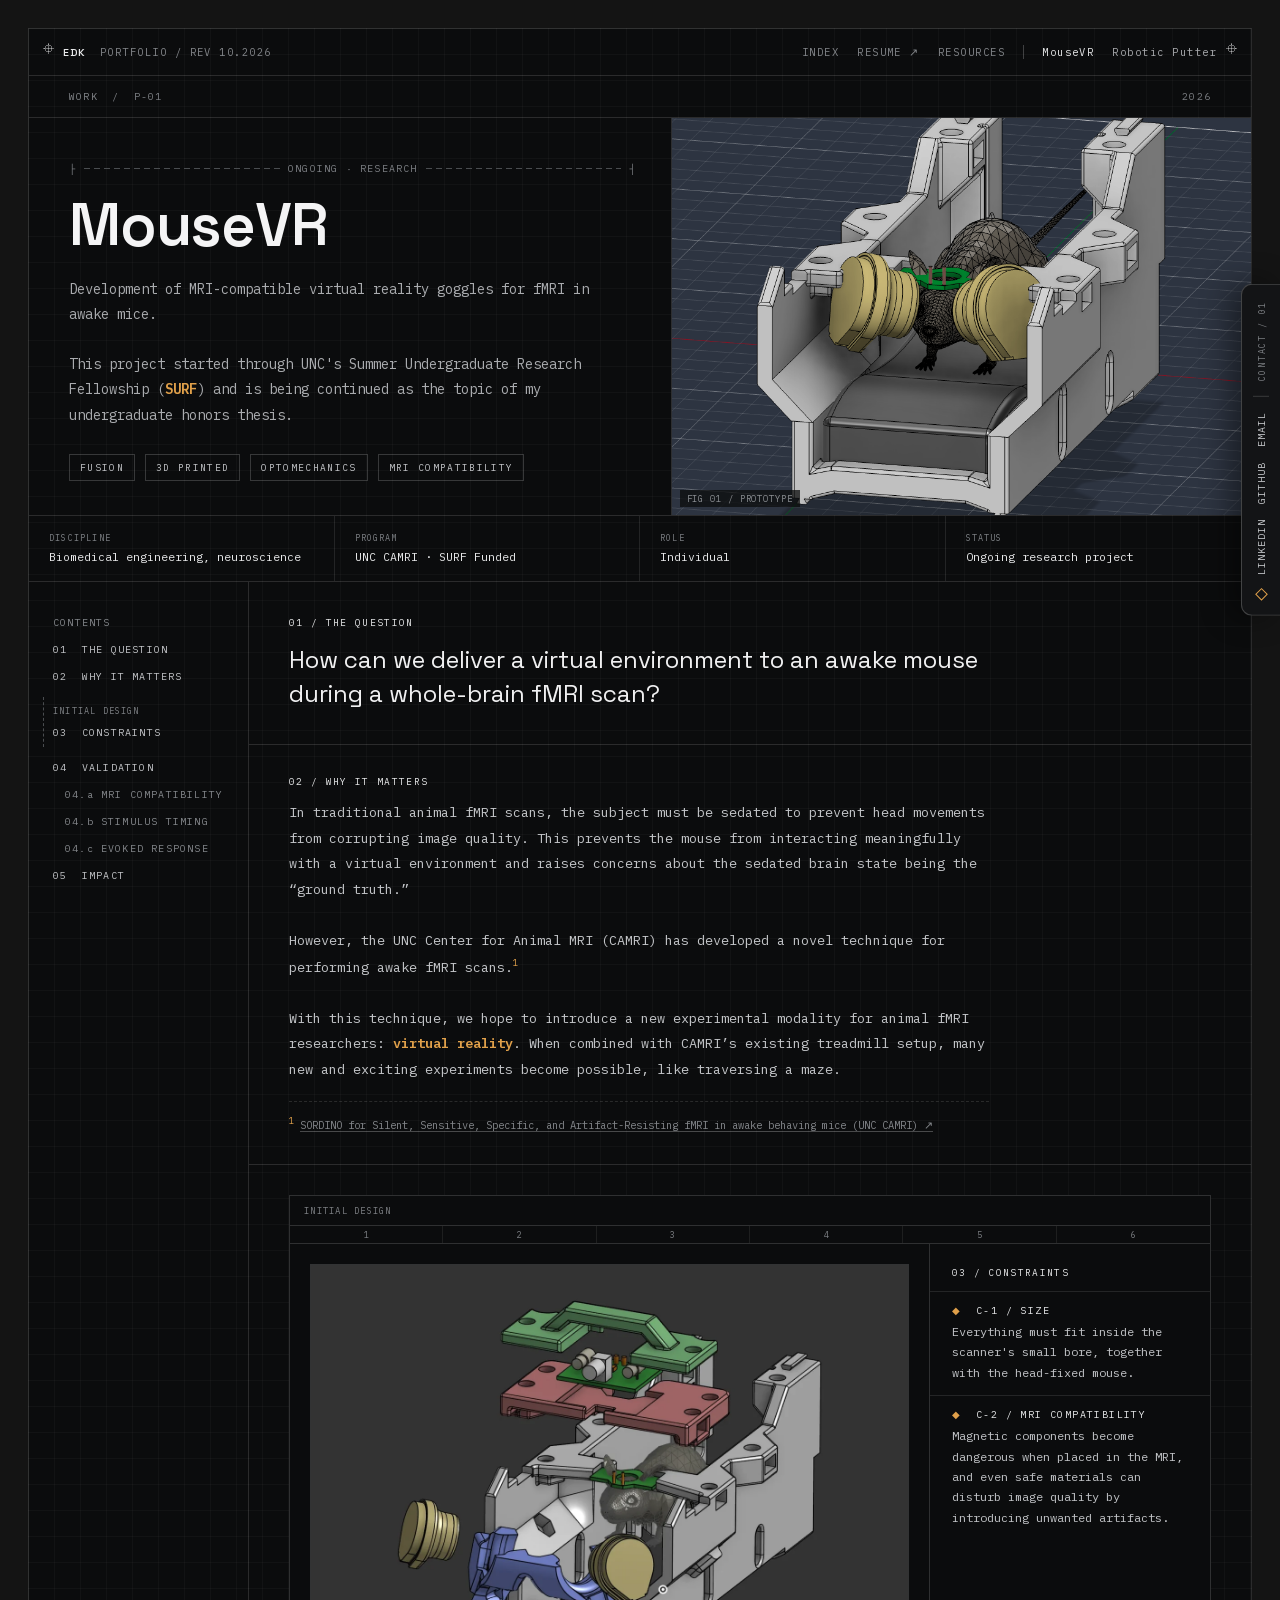
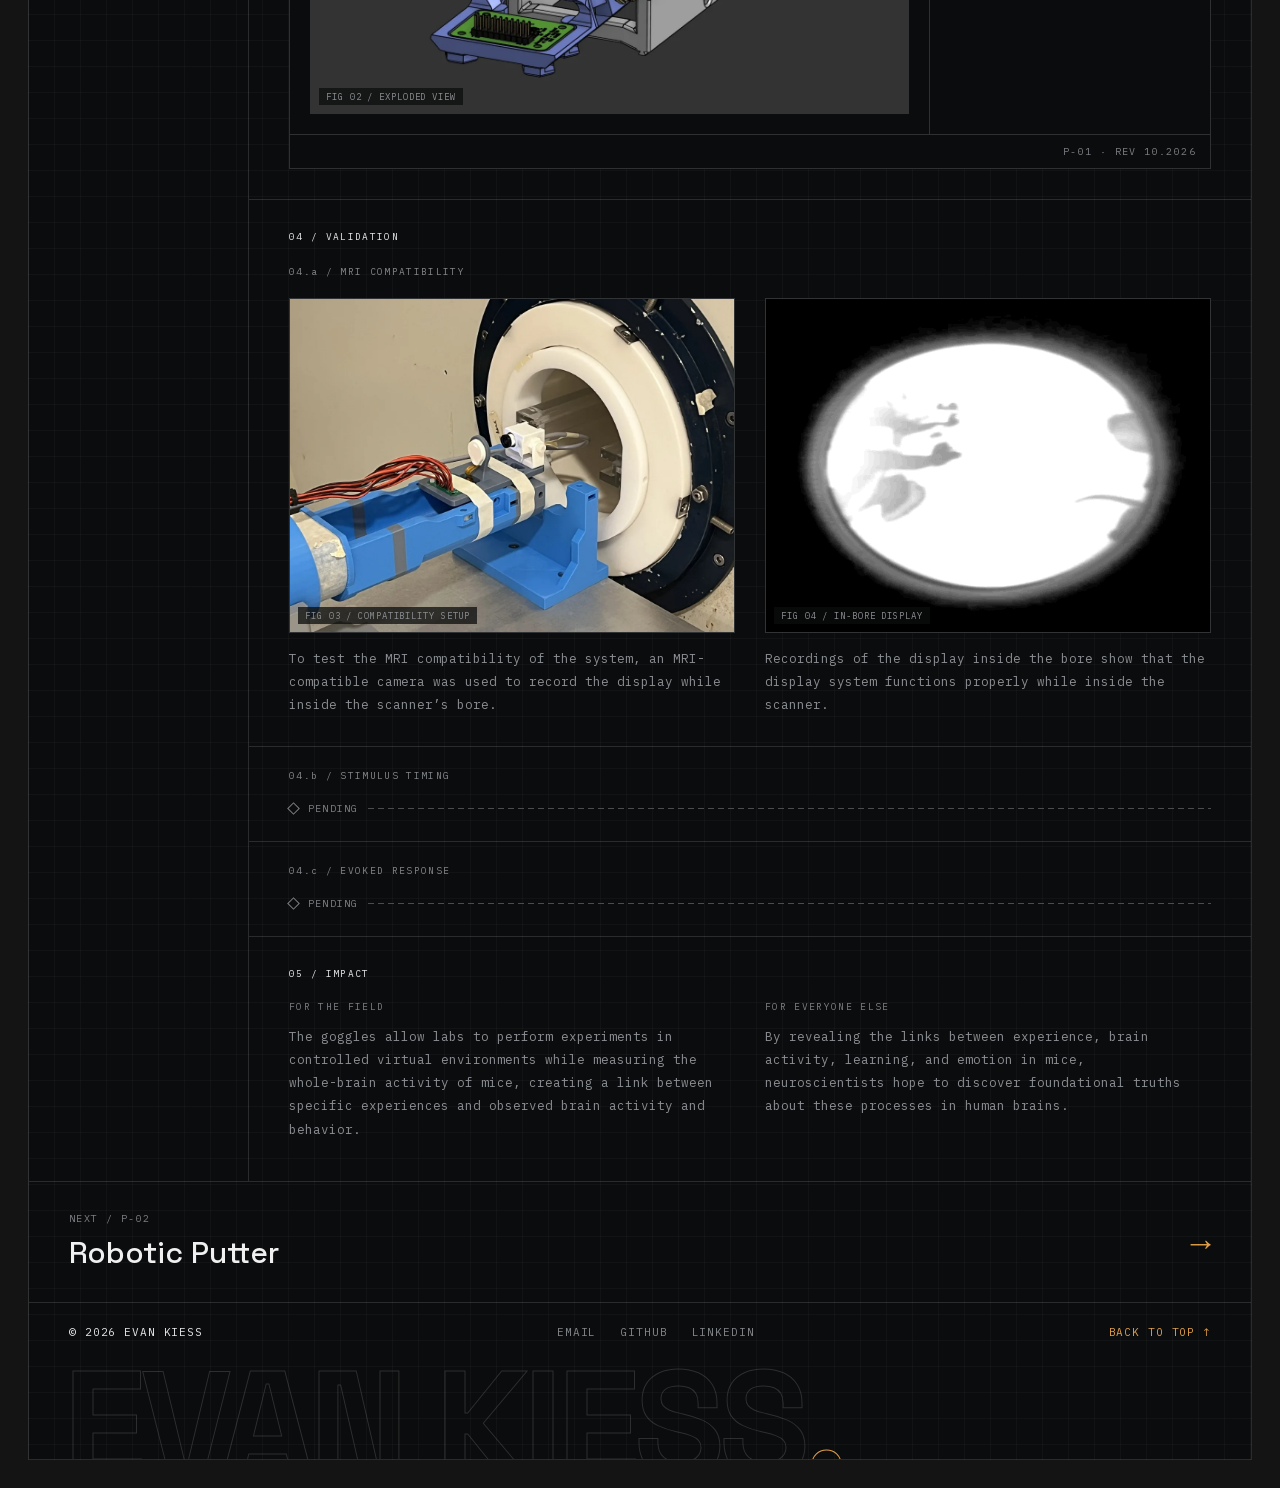
<file: mousevr.html>
<!DOCTYPE html>
<html lang="en">
<head>
<meta charset="utf-8">
<meta name="viewport" content="width=device-width, initial-scale=1">
<title>MouseVR / Evan Kiess</title>
<meta name="description" content="MRI-compatible virtual reality goggles for fMRI in awake mice. An undergraduate honors thesis at the UNC Center for Animal MRI, funded by SURF.">
<link rel="canonical" href="https://ekiess.com/mousevr.html">
<meta name="theme-color" content="#0b0c0d">
<link rel="icon" href="favicon.svg" type="image/svg+xml">
<link rel="apple-touch-icon" href="apple-touch-icon.png">
<meta property="og:type" content="article">
<meta property="og:site_name" content="Evan Kiess">
<meta property="og:title" content="MouseVR / Evan Kiess">
<meta property="og:description" content="MRI-compatible virtual reality goggles for fMRI in awake mice. An undergraduate honors thesis at the UNC Center for Animal MRI, funded by SURF.">
<meta property="og:url" content="https://ekiess.com/mousevr.html">
<meta property="og:image" content="https://ekiess.com/assets/mouse_vr.png">
<meta property="og:image:alt" content="The MouseVR prototype: 3D-printed MRI-compatible goggles for awake-mouse fMRI">
<meta name="twitter:card" content="summary_large_image">
<meta name="twitter:title" content="MouseVR / Evan Kiess">
<meta name="twitter:description" content="MRI-compatible virtual reality goggles for fMRI in awake mice. An undergraduate honors thesis at the UNC Center for Animal MRI, funded by SURF.">
<meta name="twitter:image" content="https://ekiess.com/assets/mouse_vr.png">
<link rel="preload" href="assets/fonts/ibm-plex-mono-400.woff2" as="font" type="font/woff2" crossorigin>
<link rel="preload" href="assets/fonts/space-grotesk-600.woff2" as="font" type="font/woff2" crossorigin>
<link rel="stylesheet" href="fonts.css">
<link rel="stylesheet" href="styles.css">
</head>
<body>
<a class="skip" href="#main">Skip to content</a>
<div class="page" style="min-height:100dvh;padding:28px;box-sizing:border-box;display:flex;justify-content:center">

  <!-- floating contact tab (right edge) -->
  <nav class="contact-pill" aria-label="Contact" style="position:fixed;right:0;top:50%;transform:translateY(-50%);z-index:60;background:var(--panel-2);border:1px solid rgba(255,255,255,.2);border-right:none;border-radius:11px 0 0 11px;padding:16px 11px;display:flex;flex-direction:column;align-items:center;gap:15px;box-shadow:-10px 0 30px rgba(0,0,0,.45)">
    <div style="writing-mode:vertical-rl;transform:rotate(180deg);font-size:8.5px;letter-spacing:.2em;color:var(--fg-6)">CONTACT&nbsp;/&nbsp;01</div>
    <div style="width:16px;height:1px;background:rgba(255,255,255,.16)"></div>
    <a class="nl" href="mailto:ekiess@unc.edu" style="writing-mode:vertical-rl;transform:rotate(180deg);font-size:10px;letter-spacing:.1em;color:var(--fg-2);text-decoration:none">EMAIL</a>
    <a class="nl" href="https://github.com/luckyo7" target="_blank" rel="noopener" style="writing-mode:vertical-rl;transform:rotate(180deg);font-size:10px;letter-spacing:.1em;color:var(--fg-2);text-decoration:none">GITHUB</a>
    <a class="nl" href="https://www.linkedin.com/in/evan-kiess/" target="_blank" rel="noopener" style="writing-mode:vertical-rl;transform:rotate(180deg);font-size:10px;letter-spacing:.1em;color:var(--fg-2);text-decoration:none">LINKEDIN</a>
    <div style="width:7px;height:7px;border:1px solid var(--acc);transform:rotate(45deg)" aria-hidden="true"></div>
  </nav>

  <div style="width:100%;max-width:1240px;background:var(--panel);color:var(--fg);border:1px solid var(--line);position:relative;background-image:linear-gradient(var(--grid) 1px,transparent 1px),linear-gradient(90deg,var(--grid) 1px,transparent 1px);background-size:26px 26px;background-position:-1px -1px">

    <div aria-hidden="true" style="position:absolute;top:14px;left:14px;width:11px;height:11px;background:radial-gradient(circle,transparent 3px,rgba(255,255,255,.4) 3px,rgba(255,255,255,.4) 4px,transparent 4px),linear-gradient(rgba(255,255,255,.4),rgba(255,255,255,.4)) center/1px 100% no-repeat,linear-gradient(rgba(255,255,255,.4),rgba(255,255,255,.4)) center/100% 1px no-repeat"></div>
    <div aria-hidden="true" style="position:absolute;top:14px;right:14px;width:11px;height:11px;background:radial-gradient(circle,transparent 3px,rgba(255,255,255,.4) 3px,rgba(255,255,255,.4) 4px,transparent 4px),linear-gradient(rgba(255,255,255,.4),rgba(255,255,255,.4)) center/1px 100% no-repeat,linear-gradient(rgba(255,255,255,.4),rgba(255,255,255,.4)) center/100% 1px no-repeat"></div>

    <!-- top nav -->
    <nav class="topnav mpad" aria-label="Primary" style="display:flex;justify-content:space-between;align-items:center;padding:16px 34px;border-bottom:1px solid var(--line);font-size:10.5px;letter-spacing:.14em;color:var(--fg-5)">
      <div style="display:flex;align-items:baseline;gap:14px">
        <a href="index.html" style="color:var(--fg);font-family:'Space Grotesk',sans-serif;font-weight:600;letter-spacing:.06em;text-decoration:none">EDK</a>
        <span>PORTFOLIO / REV 10.2026</span>
      </div>
      <div class="topnav-right" style="display:flex;align-items:center;gap:18px">
        <a class="nl" href="index.html" style="text-decoration:none;color:var(--fg-5)">INDEX</a>
        <a class="nl" href="resume.pdf" style="text-decoration:none;color:var(--fg-5)">RESUME&nbsp;↗</a>
        <a class="nl" href="resources.html" style="text-decoration:none;color:var(--fg-5)">RESOURCES</a>
        <span style="width:1px;height:14px;background:rgba(255,255,255,.22)"></span>
        <div style="display:flex;gap:18px;font-size:10.5px;letter-spacing:.14em;white-space:nowrap">
          <a class="nl" href="mousevr.html" style="text-decoration:none;color:var(--fg)">MouseVR</a>
          <a class="nl" href="robotic-putter.html" style="text-decoration:none;color:var(--fg-3)">Robotic Putter</a>
        </div>
      </div>
    </nav>

    <!-- main -->
    <main id="main" style="min-width:0">
      <!-- breadcrumb -->
      <div class="mpad" style="display:flex;justify-content:space-between;padding:14px 40px;border-bottom:1px solid var(--line);font-size:10px;letter-spacing:.12em;color:var(--fg-6)">
        <span><a class="nl" href="index.html#work" style="text-decoration:none;color:var(--fg-5)">WORK</a> &nbsp;/&nbsp; P-01</span>
        <span>2026</span>
      </div>

      <!-- hero: title + bleeding render -->
      <div class="overview-grid" style="display:grid;grid-template-columns:1.05fr .95fr;border-bottom:1px solid var(--line)">
        <div class="mpad" style="padding:44px 34px 34px 40px">
          <div style="display:flex;align-items:center;gap:8px;color:var(--fg-6);font-size:10px;letter-spacing:.12em;margin-bottom:22px">
            <span>├</span><div style="flex:1;height:1px;background:repeating-linear-gradient(90deg,var(--rule) 0 6px,transparent 6px 10px)"></div><span>ONGOING · RESEARCH</span><div style="flex:1;height:1px;background:repeating-linear-gradient(90deg,var(--rule) 0 6px,transparent 6px 10px)"></div><span>┤</span>
          </div>
          <h1 class="d-title" style="font-family:'Space Grotesk',sans-serif;font-weight:600;font-size:60px;line-height:.96;letter-spacing:-.02em;margin:0;color:var(--ink)">MouseVR</h1>
          <p style="margin:22px 0 0;font-size:14px;line-height:1.8;color:var(--fg-3)">Development of MRI-compatible virtual reality goggles for fMRI in awake mice.<br><br>This project started through UNC's Summer Undergraduate Research Fellowship (<b>SURF</b>) and is being continued as the topic of my undergraduate honors thesis.</p>
          <div style="display:flex;gap:10px;margin-top:26px;flex-wrap:wrap">
            <span style="font-size:9.5px;letter-spacing:.14em;color:var(--fg-2);border:1px solid rgba(255,255,255,.18);padding:6px 10px">FUSION</span>
            <span style="font-size:9.5px;letter-spacing:.14em;color:var(--fg-2);border:1px solid rgba(255,255,255,.18);padding:6px 10px">3D PRINTED</span>
            <span style="font-size:9.5px;letter-spacing:.14em;color:var(--fg-2);border:1px solid rgba(255,255,255,.18);padding:6px 10px">OPTOMECHANICS</span>
            <span style="font-size:9.5px;letter-spacing:.14em;color:var(--fg-2);border:1px solid rgba(255,255,255,.18);padding:6px 10px">MRI COMPATIBILITY</span>
          </div>
        </div>
        <div style="border-left:1px solid var(--line);position:relative;min-height:340px;background:var(--frame);overflow:hidden">
          <div style="position:absolute;inset:0">
            <img src="assets/mouse_vr.png" alt="The MouseVR prototype: 3D-printed goggle housings with acrylic Fresnel lenses on a head-fixation frame" width="946" height="822" fetchpriority="high" decoding="async" style="width:100%;height:100%;object-fit:cover">
          </div>
          <div style="position:absolute;bottom:8px;left:8px;font-size:9px;letter-spacing:.1em;color:var(--fg-4);background:rgba(11,12,13,.75);padding:3px 7px">FIG 01 / PROTOTYPE</div>
        </div>
      </div>

      <!-- spec bar -->
      <div class="spec-bar" style="display:grid;grid-template-columns:repeat(4,1fr);border-bottom:1px solid var(--line)">
          <div style="padding:16px 20px;border-right:1px solid rgba(255,255,255,.1)">
            <div style="font-size:8.5px;letter-spacing:.14em;color:var(--fg-6)">DISCIPLINE</div>
            <div style="font-size:11.5px;color:var(--fg);margin-top:5px;line-height:1.5">Biomedical engineering, neuroscience</div>
          </div>
          <div style="padding:16px 20px;border-right:1px solid rgba(255,255,255,.1)">
            <div style="font-size:8.5px;letter-spacing:.14em;color:var(--fg-6)">PROGRAM</div>
            <div style="font-size:11.5px;color:var(--fg);margin-top:5px;line-height:1.5">UNC CAMRI · SURF Funded</div>
          </div>
          <div style="padding:16px 20px;border-right:1px solid rgba(255,255,255,.1)">
            <div style="font-size:8.5px;letter-spacing:.14em;color:var(--fg-6)">ROLE</div>
            <div style="font-size:11.5px;color:var(--fg);margin-top:5px;line-height:1.5">Individual</div>
          </div>
          <div style="padding:16px 20px;border-right:1px solid rgba(255,255,255,.1)">
            <div style="font-size:8.5px;letter-spacing:.14em;color:var(--fg-6)">STATUS</div>
            <div style="font-size:11.5px;color:var(--fg);margin-top:5px;line-height:1.5">Ongoing research project</div>
          </div>
      </div>

      <!-- contents rail + numbered sections -->
      <div class="overview-grid" style="display:grid;grid-template-columns:220px 1fr">
        <div class="mpad" style="border-right:1px solid var(--line);padding:34px 24px;display:flex;flex-direction:column;gap:14px;font-size:10px;letter-spacing:.12em;color:var(--fg-6)">
          <div style="color:var(--fg-5)">CONTENTS</div>
          <a class="nl" href="#s01" style="text-decoration:none;color:var(--fg-2)">01 &nbsp;THE QUESTION</a>
          <a class="nl" href="#s02" style="text-decoration:none;color:var(--fg-2)">02 &nbsp;WHY IT MATTERS</a>
          <div style="display:flex;flex-direction:column;gap:10px;margin-left:-10px;padding:8px 0 8px 9px;border-left:1px dashed var(--rule)">
            <span style="font-size:8.5px;letter-spacing:.14em;color:var(--fg-6)">INITIAL DESIGN</span>
            <a class="nl" href="#s03" style="text-decoration:none;color:var(--fg-2)">03 &nbsp;CONSTRAINTS</a>
          </div>
          <a class="nl" href="#s04" style="text-decoration:none;color:var(--fg-2)">04 &nbsp;VALIDATION</a>
          <a class="nl" href="#s04a" style="text-decoration:none;color:var(--fg-5);display:flex;gap:7px;padding-left:12px"><span style="flex:none">04.a</span><span>MRI COMPATIBILITY</span></a>
          <a class="nl" href="#s04b" style="text-decoration:none;color:var(--fg-5);display:flex;gap:7px;padding-left:12px"><span style="flex:none">04.b</span><span>STIMULUS TIMING</span></a>
          <a class="nl" href="#s04c" style="text-decoration:none;color:var(--fg-5);display:flex;gap:7px;padding-left:12px"><span style="flex:none">04.c</span><span>EVOKED RESPONSE</span></a>
          <a class="nl" href="#s05" style="text-decoration:none;color:var(--fg-2)">05 &nbsp;IMPACT</a>
        </div>
        <div>
          <div id="s01" class="sec mpad" style="padding:34px 40px;border-bottom:1px solid var(--line)">
            <h2 class="sec-label" style="font-size:9.5px;letter-spacing:.14em;margin-bottom:14px;font-weight:400;margin-top:0">01 / THE QUESTION</h2>
            <p style="margin:0;max-width:700px;font-family:'Space Grotesk',sans-serif;font-size:24px;line-height:1.4;color:var(--ink-2);text-wrap:pretty">How can we deliver a virtual environment to an awake mouse during a whole-brain fMRI scan?</p>
          </div>
          <div id="s02" class="sec mpad" style="padding:30px 40px;border-bottom:1px solid var(--line)">
            <h2 class="sec-label" style="font-size:9.5px;letter-spacing:.14em;margin-bottom:12px;font-weight:400;margin-top:0">02 / WHY IT MATTERS</h2>
            <p style="margin:0;max-width:700px;font-size:13.5px;line-height:1.9;color:var(--fg-2)">In traditional animal fMRI scans, the subject must be sedated to prevent head movements from corrupting image quality. This prevents the mouse from interacting meaningfully with a virtual environment and raises concerns about the sedated brain state being the “ground truth.”<br><br>However, the UNC Center for Animal MRI (CAMRI) has developed a novel technique for performing awake fMRI scans.<sup style="font-size:9px;color:var(--acc);letter-spacing:0">1</sup><br><br>With this technique, we hope to introduce a new experimental modality for animal fMRI researchers: <b>virtual reality</b>. When combined with CAMRI’s existing treadmill setup, many new and exciting experiments become possible, like traversing a maze.</p>
            <div style="margin:18px 0 0;max-width:700px;padding-top:12px;border-top:1px dashed rgba(255,255,255,.12);font-size:10.5px;line-height:1.7;color:var(--fg-6)">
              <sup style="color:var(--acc)">1</sup>&nbsp;<a class="nl" href="https://pmc.ncbi.nlm.nih.gov/articles/PMC11952411/" target="_blank" rel="noopener" style="color:var(--fg-5);text-decoration:underline;text-decoration-color:rgba(255,255,255,.25);text-underline-offset:3px">SORDINO for Silent, Sensitive, Specific, and Artifact-Resisting fMRI in awake behaving mice (UNC CAMRI)&nbsp;↗</a>
            </div>
          </div>
          <div class="sheet-wrap" style="padding:30px 40px;border-bottom:1px solid var(--line)">
            <div style="border:1px solid var(--line-frame);background:var(--panel)">
              <div style="padding:9px 14px;border-bottom:1px solid var(--line-frame);font-size:9px;letter-spacing:.14em;color:var(--fg-6)">INITIAL DESIGN</div>
              <div aria-hidden="true" style="display:grid;grid-template-columns:repeat(6,minmax(0,1fr));border-bottom:1px solid var(--line-frame);font-size:8.5px;color:var(--fg-6);text-align:center">
                <span style="padding:3px 0;border-right:1px solid rgba(255,255,255,.08)">1</span><span style="padding:3px 0;border-right:1px solid rgba(255,255,255,.08)">2</span><span style="padding:3px 0;border-right:1px solid rgba(255,255,255,.08)">3</span><span style="padding:3px 0;border-right:1px solid rgba(255,255,255,.08)">4</span><span style="padding:3px 0;border-right:1px solid rgba(255,255,255,.08)">5</span><span style="padding:3px 0">6</span>
              </div>
              <div class="sheet-row" style="display:flex;border-bottom:1px solid var(--line-frame)">
                <div class="sheet-cell" style="flex:999 1 380px;min-width:0;padding:20px;border-right:1px solid var(--line-frame)">
                  <div class="fig" style="aspect-ratio:4/3">
                    <img src="assets/mousevr-exploded.webp" alt="Exploded view of the MouseVR prototype showing the printed enclosures, Fresnel lenses, modified LED displays, and the head-fixed mouse" width="1320" height="990" loading="lazy" decoding="async" style="position:absolute;inset:0;width:100%;height:100%;object-fit:contain">
                    <div class="cap">FIG 02 / EXPLODED VIEW</div>
                  </div>
                </div>
                <div id="s03" class="sec sheet-side" style="flex:1 1 280px;min-width:0;display:flex;flex-direction:column">
                  <h2 class="sec-label" style="font-size:9.5px;letter-spacing:.14em;margin:0;padding:22px 22px 12px;font-weight:400">03 / CONSTRAINTS</h2>
                  <div style="padding:12px 22px;border-top:1px solid rgba(255,255,255,.1);display:flex;flex-direction:column;gap:5px">
                    <span style="font-size:10px;letter-spacing:.14em;color:var(--fg)"><span style="color:var(--acc)">◆</span>&nbsp; C-1 / SIZE</span>
                    <p style="margin:0;font-size:12px;line-height:1.7;color:var(--fg-2)">Everything must fit inside the scanner's small bore, together with the head-fixed mouse.</p>
                  </div>
                  <div style="padding:12px 22px 18px;border-top:1px solid rgba(255,255,255,.1);display:flex;flex-direction:column;gap:5px">
                    <span style="font-size:10px;letter-spacing:.14em;color:var(--fg)"><span style="color:var(--acc)">◆</span>&nbsp; C-2 / MRI COMPATIBILITY</span>
                    <p style="margin:0;font-size:12px;line-height:1.7;color:var(--fg-2)">Magnetic components become dangerous when placed in the MRI, and even safe materials can disturb image quality by introducing unwanted artifacts.</p>
                  </div>
                </div>
              </div>
              <div style="display:flex;justify-content:flex-end;padding:10px 14px;font-size:10px;letter-spacing:.14em;color:var(--fg-6)">P-01 · REV 10.2026</div>
            </div>
          </div>
          <div class="sec mpad" style="padding:30px 40px 0">
            <h2 id="s04" class="sec-label" style="font-size:9.5px;letter-spacing:.14em;margin:0;font-weight:400;scroll-margin-top:20px">04 / VALIDATION</h2>
          </div>
          <div id="s04a" class="sec mpad" style="padding:22px 40px 30px;border-bottom:1px solid var(--line);scroll-margin-top:20px">
            <h3 class="sec-label" style="font-size:9.5px;letter-spacing:.14em;margin:0 0 20px;font-weight:400;color:var(--fg-5)">04.a / MRI COMPATIBILITY</h3>
            <div class="feat-grid" style="display:grid;grid-template-columns:1fr 1fr;gap:30px">
              <div>
                <div style="position:relative;aspect-ratio:4/3;border:1px solid var(--line-frame);background:var(--frame);overflow:hidden">
                  <div style="position:absolute;inset:0">
                    <img src="assets/mousevr-f1.webp" alt="The MouseVR optical front end on its printed sled — driver board, display with Fresnel eyepiece, and monitoring camera — staged at the mouth of the scanner bore" width="1200" height="900" loading="lazy" decoding="async" style="width:100%;height:100%;object-fit:contain">
                  </div>
                  <div style="position:absolute;bottom:8px;left:8px;font-size:9px;letter-spacing:.1em;color:var(--fg-4);background:rgba(11,12,13,.75);padding:3px 7px">FIG 03 / COMPATIBILITY SETUP</div>
                </div>
                <p style="margin:14px 0 0;font-size:12.5px;line-height:1.85;color:var(--fg-4)">To test the MRI compatibility of the system, an MRI-compatible camera was used to record the display while inside the scanner&rsquo;s bore.</p>
              </div>
              <div>
                <div style="position:relative;aspect-ratio:4/3;border:1px solid var(--line-frame);background:var(--frame);overflow:hidden">
                  <div style="position:absolute;inset:0">
                    <img src="assets/mousevr-f2.gif" alt="Camera view back through the eyepiece with the system inside the magnet, showing the display rendering an animation" width="520" height="390" loading="lazy" decoding="async" style="width:100%;height:100%;object-fit:contain">
                  </div>
                  <div style="position:absolute;bottom:8px;left:8px;font-size:9px;letter-spacing:.1em;color:var(--fg-4);background:rgba(11,12,13,.75);padding:3px 7px">FIG 04 / IN-BORE DISPLAY</div>
                </div>
                <p style="margin:14px 0 0;font-size:12.5px;line-height:1.85;color:var(--fg-4)">Recordings of the display inside the bore show that the display system functions properly while inside the scanner.</p>
              </div>
            </div>
          </div>
          <div id="s04b" class="sec mpad" style="padding:22px 40px 26px;border-bottom:1px solid var(--line);scroll-margin-top:20px">
            <h3 class="sec-label" style="font-size:9.5px;letter-spacing:.14em;margin:0 0 20px;font-weight:400;color:var(--fg-5)">04.b / STIMULUS TIMING</h3>
            <div style="display:flex;align-items:center;gap:10px;font-size:10px;letter-spacing:.12em;color:var(--fg-6)">
              <span style="width:7px;height:7px;border:1px solid var(--fg-6);transform:rotate(45deg);flex:none" aria-hidden="true"></span>
              <span>PENDING</span>
              <div style="flex:1;height:1px;background:repeating-linear-gradient(90deg,var(--rule) 0 6px,transparent 6px 10px)"></div>
            </div>
          </div>
          <div id="s04c" class="sec mpad" style="padding:22px 40px 26px;border-bottom:1px solid var(--line);scroll-margin-top:20px">
            <h3 class="sec-label" style="font-size:9.5px;letter-spacing:.14em;margin:0 0 20px;font-weight:400;color:var(--fg-5)">04.c / EVOKED RESPONSE</h3>
            <div style="display:flex;align-items:center;gap:10px;font-size:10px;letter-spacing:.12em;color:var(--fg-6)">
              <span style="width:7px;height:7px;border:1px solid var(--fg-6);transform:rotate(45deg);flex:none" aria-hidden="true"></span>
              <span>PENDING</span>
              <div style="flex:1;height:1px;background:repeating-linear-gradient(90deg,var(--rule) 0 6px,transparent 6px 10px)"></div>
            </div>
          </div>
          <div id="s05" class="sec mpad" style="padding:30px 40px 40px">
            <h2 class="sec-label" style="font-size:9.5px;letter-spacing:.14em;margin-bottom:20px;font-weight:400;margin-top:0">05 / IMPACT</h2>
            <div class="feat-grid" style="display:grid;grid-template-columns:1fr 1fr;gap:30px">
              <div>
                <div style="font-size:9.5px;letter-spacing:.14em;color:var(--fg-6);margin-bottom:12px">FOR THE FIELD</div>
                <p style="margin:0;font-size:12.5px;line-height:1.85;color:var(--fg-4)">The goggles allow labs to perform experiments in controlled virtual environments while measuring the whole-brain activity of mice, creating a link between specific experiences and observed brain activity and behavior.</p>
              </div>
              <div>
                <div style="font-size:9.5px;letter-spacing:.14em;color:var(--fg-6);margin-bottom:12px">FOR EVERYONE ELSE</div>
                <p style="margin:0;font-size:12.5px;line-height:1.85;color:var(--fg-4)">By revealing the links between experience, brain activity, learning, and emotion in mice, neuroscientists hope to discover foundational truths about these processes in human brains.</p>
              </div>
            </div>
          </div>
        </div>
      </div>

      <!-- next project -->
      <a class="nx mpad" href="robotic-putter.html" style="display:flex;justify-content:space-between;align-items:center;padding:30px 40px;border-top:1px solid var(--line);text-decoration:none;color:inherit">
        <div>
          <div style="font-size:10px;letter-spacing:.14em;color:var(--fg-6);margin-bottom:8px">NEXT / P-02</div>
          <div class="nx-title" style="font-family:'Space Grotesk',sans-serif;font-weight:500;font-size:30px;color:var(--ink-2);transition:color .2s">Robotic Putter</div>
        </div>
        <div class="nx-arrow" style="font-size:34px;color:var(--acc);transition:transform .2s">→</div>
      </a>

    </main>

      <!-- footer -->
      <footer style="border-top:1px solid var(--line);overflow:hidden">
        <div class="footer-row mpad" style="display:flex;justify-content:space-between;align-items:center;padding:22px 40px;font-size:11px;letter-spacing:.08em;color:var(--fg-5)">
          <span style="color:var(--fg)">© 2026 EVAN KIESS</span>
          <div style="display:flex;gap:24px">
            <a class="nl" href="mailto:ekiess@unc.edu" style="text-decoration:none;color:var(--fg-5)">EMAIL</a>
            <a class="nl" href="https://github.com/luckyo7" target="_blank" rel="noopener" style="text-decoration:none;color:var(--fg-5)">GITHUB</a>
            <a class="nl" href="https://www.linkedin.com/in/evan-kiess/" target="_blank" rel="noopener" style="text-decoration:none;color:var(--fg-5)">LINKEDIN</a>
          </div>
          <a href="#" style="text-decoration:none;color:var(--acc)">BACK TO TOP&nbsp;↑</a>
        </div>
        <div class="wordmark" style="font-family:'Space Grotesk',sans-serif;font-weight:700;font-size:150px;line-height:.8;letter-spacing:-.04em;color:transparent;-webkit-text-stroke:1px var(--line-dash);padding:0 0 0 34px;margin:4px 0 -26px;white-space:nowrap;pointer-events:none">EVAN KIESS<span style="-webkit-text-stroke:1px var(--acc)">.</span></div>
      </footer>
  </div>
</div>
</body>
</html>
</file>
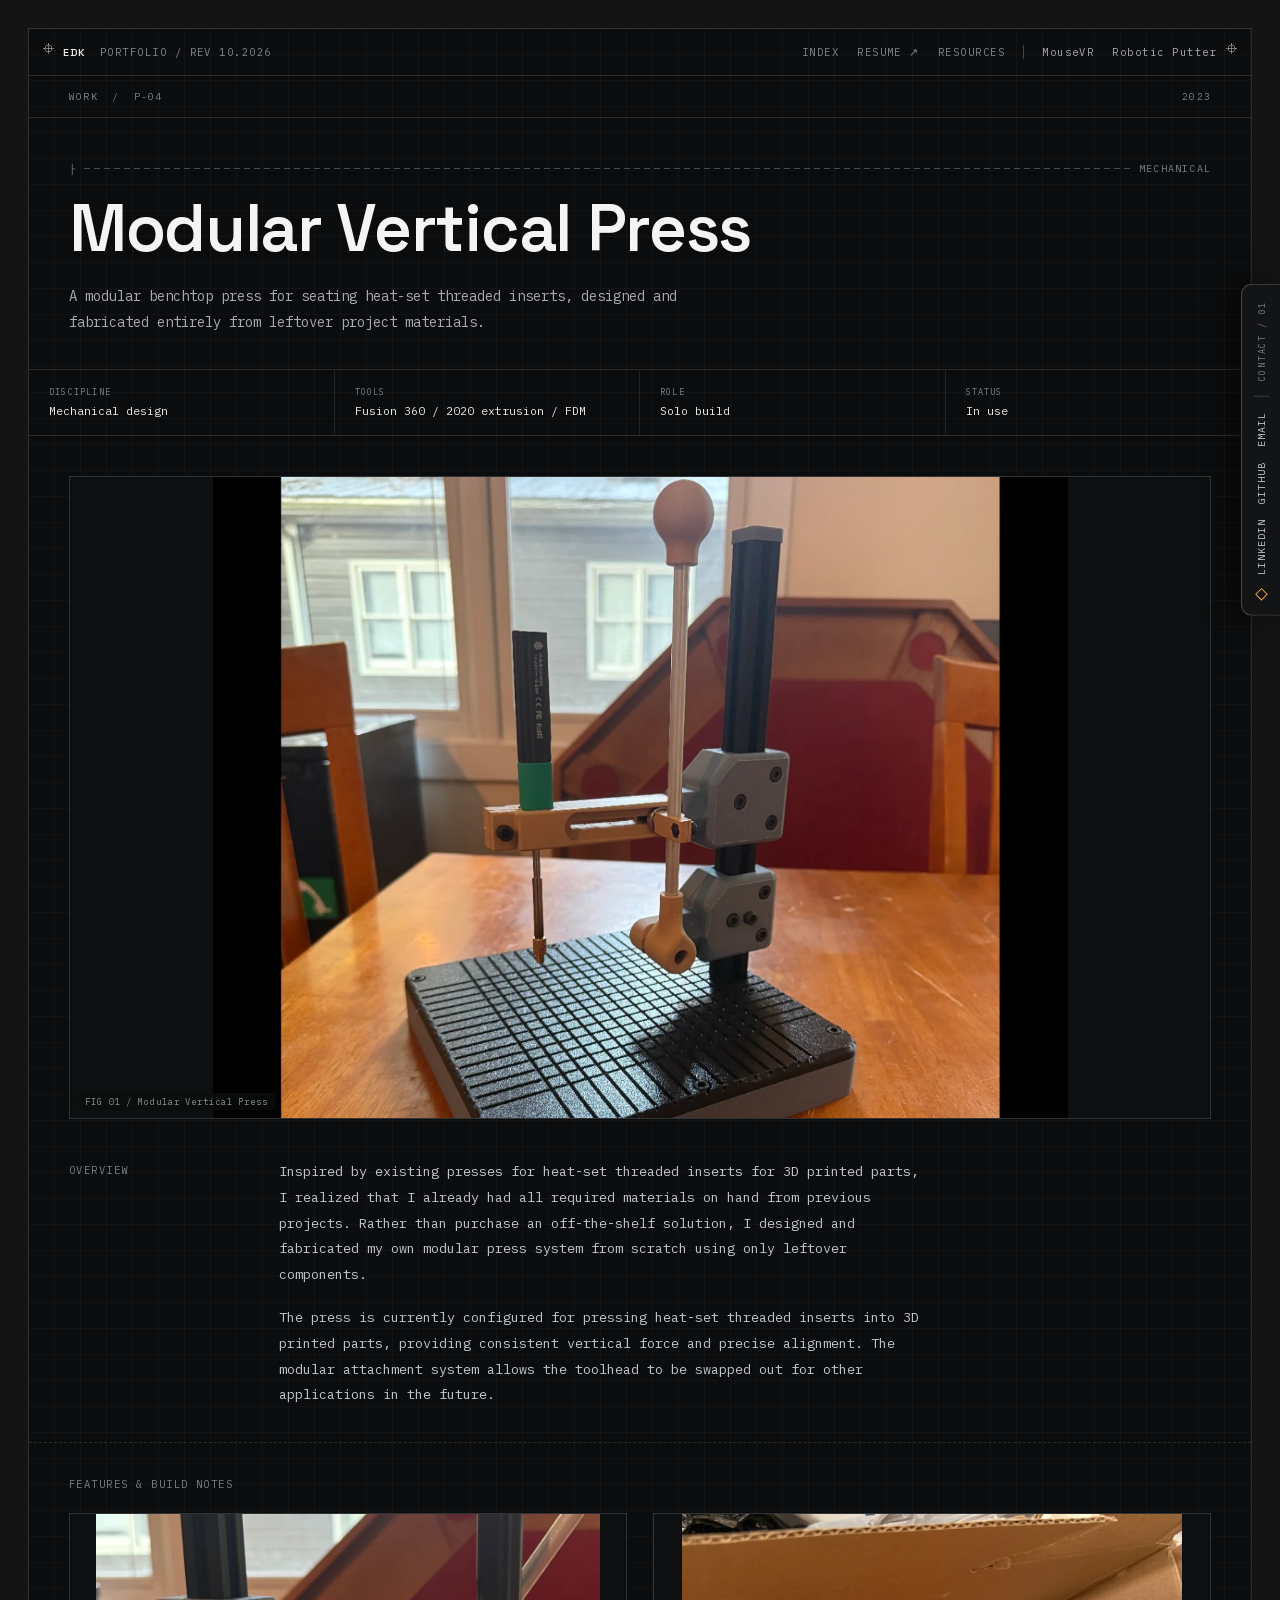
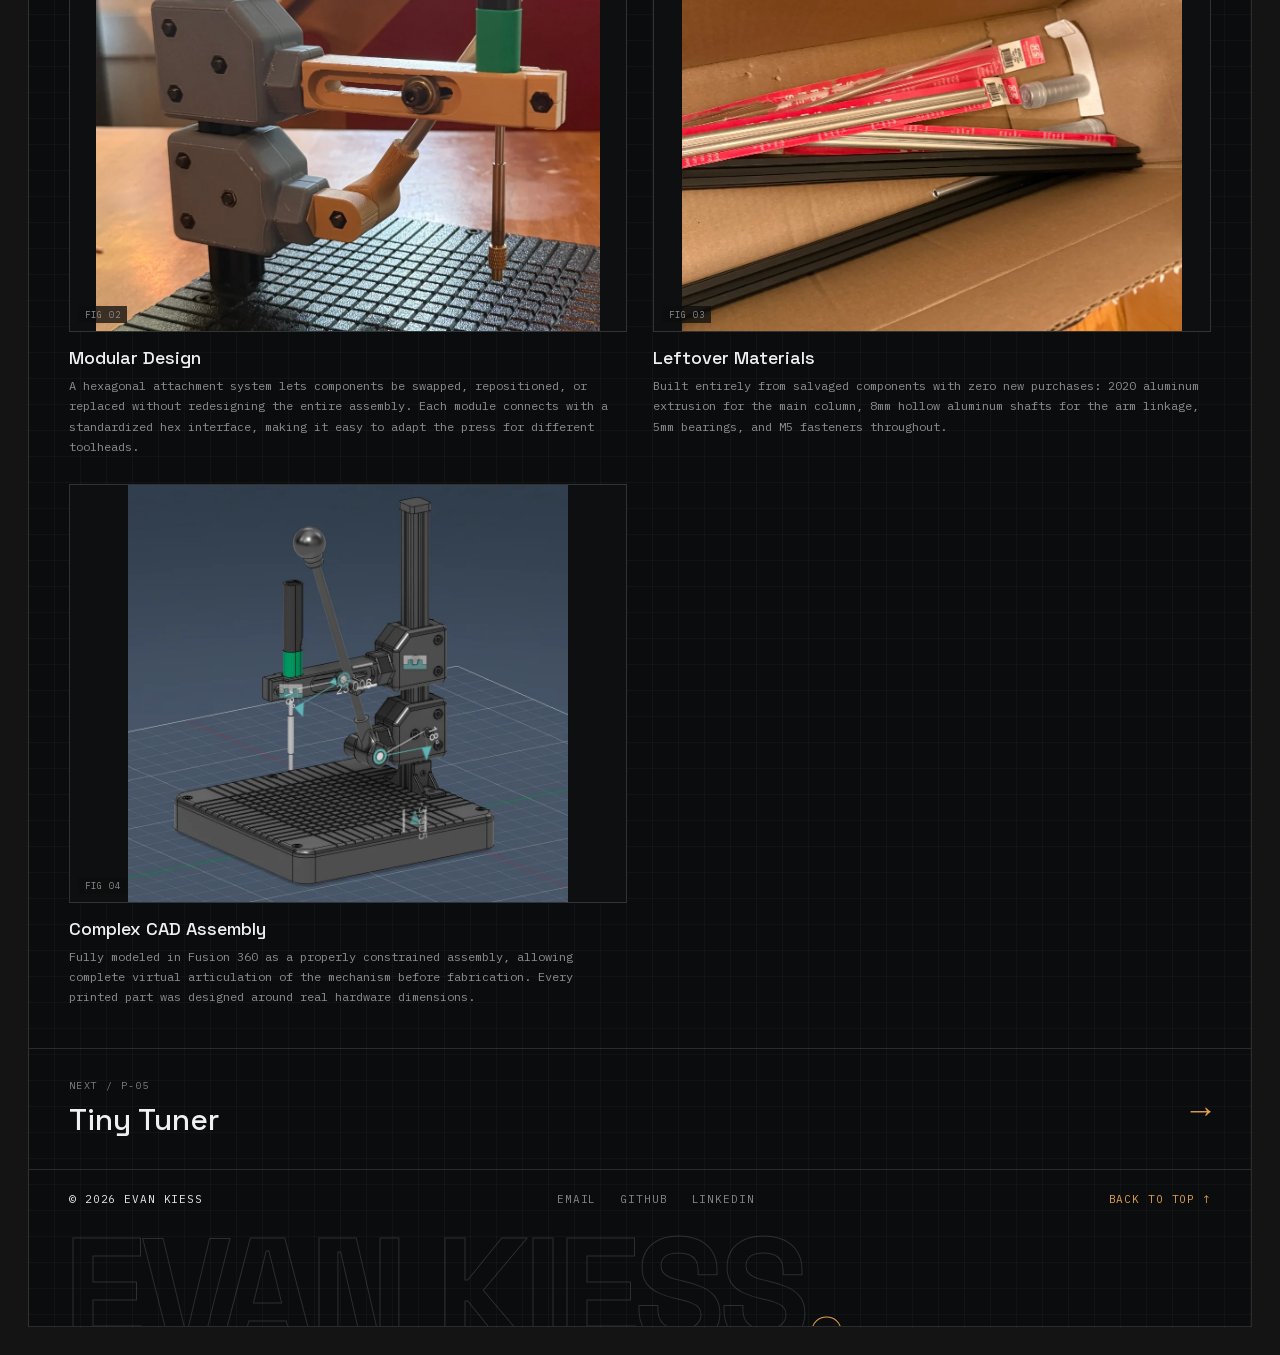
<file: press.html>
<!DOCTYPE html>
<html lang="en">
<head>
<meta charset="utf-8">
<meta name="viewport" content="width=device-width, initial-scale=1">
<title>Modular Vertical Press / Evan Kiess</title>
<meta name="description" content="A modular benchtop press for heat-set threaded inserts, modeled in Fusion 360 and built entirely from leftover project materials.">
<link rel="canonical" href="https://ekiess.com/press.html">
<meta name="theme-color" content="#0b0c0d">
<link rel="icon" href="favicon.svg" type="image/svg+xml">
<link rel="apple-touch-icon" href="apple-touch-icon.png">
<meta property="og:type" content="article">
<meta property="og:site_name" content="Evan Kiess">
<meta property="og:title" content="Modular Vertical Press / Evan Kiess">
<meta property="og:description" content="A modular benchtop press for heat-set threaded inserts, modeled in Fusion 360 and built entirely from leftover project materials.">
<meta property="og:url" content="https://ekiess.com/press.html">
<meta property="og:image" content="https://ekiess.com/assets/mouse_vr.png">
<meta property="og:image:alt" content="The MouseVR prototype: 3D-printed MRI-compatible goggles for awake-mouse fMRI">
<meta name="twitter:card" content="summary_large_image">
<meta name="twitter:title" content="Modular Vertical Press / Evan Kiess">
<meta name="twitter:description" content="A modular benchtop press for heat-set threaded inserts, modeled in Fusion 360 and built entirely from leftover project materials.">
<meta name="twitter:image" content="https://ekiess.com/assets/mouse_vr.png">
<link rel="preload" href="assets/fonts/ibm-plex-mono-400.woff2" as="font" type="font/woff2" crossorigin>
<link rel="preload" href="assets/fonts/space-grotesk-600.woff2" as="font" type="font/woff2" crossorigin>
<link rel="stylesheet" href="fonts.css">
<link rel="stylesheet" href="styles.css">
</head>
<body>
<a class="skip" href="#main">Skip to content</a>
<div class="page" style="min-height:100dvh;padding:28px;box-sizing:border-box;display:flex;justify-content:center">

  <!-- floating contact tab (right edge) -->
  <nav class="contact-pill" aria-label="Contact" style="position:fixed;right:0;top:50%;transform:translateY(-50%);z-index:60;background:var(--panel-2);border:1px solid rgba(255,255,255,.2);border-right:none;border-radius:11px 0 0 11px;padding:16px 11px;display:flex;flex-direction:column;align-items:center;gap:15px;box-shadow:-10px 0 30px rgba(0,0,0,.45)">
    <div style="writing-mode:vertical-rl;transform:rotate(180deg);font-size:8.5px;letter-spacing:.2em;color:var(--fg-6)">CONTACT&nbsp;/&nbsp;01</div>
    <div style="width:16px;height:1px;background:rgba(255,255,255,.16)"></div>
    <a class="nl" href="mailto:ekiess@unc.edu" style="writing-mode:vertical-rl;transform:rotate(180deg);font-size:10px;letter-spacing:.1em;color:var(--fg-2);text-decoration:none">EMAIL</a>
    <a class="nl" href="https://github.com/luckyo7" target="_blank" rel="noopener" style="writing-mode:vertical-rl;transform:rotate(180deg);font-size:10px;letter-spacing:.1em;color:var(--fg-2);text-decoration:none">GITHUB</a>
    <a class="nl" href="https://www.linkedin.com/in/evan-kiess/" target="_blank" rel="noopener" style="writing-mode:vertical-rl;transform:rotate(180deg);font-size:10px;letter-spacing:.1em;color:var(--fg-2);text-decoration:none">LINKEDIN</a>
    <div style="width:7px;height:7px;border:1px solid var(--acc);transform:rotate(45deg)" aria-hidden="true"></div>
  </nav>

  <div style="width:100%;max-width:1240px;background:var(--panel);color:var(--fg);border:1px solid var(--line);position:relative;background-image:linear-gradient(var(--grid) 1px,transparent 1px),linear-gradient(90deg,var(--grid) 1px,transparent 1px);background-size:26px 26px;background-position:-1px -1px">

    <div aria-hidden="true" style="position:absolute;top:14px;left:14px;width:11px;height:11px;background:radial-gradient(circle,transparent 3px,rgba(255,255,255,.4) 3px,rgba(255,255,255,.4) 4px,transparent 4px),linear-gradient(rgba(255,255,255,.4),rgba(255,255,255,.4)) center/1px 100% no-repeat,linear-gradient(rgba(255,255,255,.4),rgba(255,255,255,.4)) center/100% 1px no-repeat"></div>
    <div aria-hidden="true" style="position:absolute;top:14px;right:14px;width:11px;height:11px;background:radial-gradient(circle,transparent 3px,rgba(255,255,255,.4) 3px,rgba(255,255,255,.4) 4px,transparent 4px),linear-gradient(rgba(255,255,255,.4),rgba(255,255,255,.4)) center/1px 100% no-repeat,linear-gradient(rgba(255,255,255,.4),rgba(255,255,255,.4)) center/100% 1px no-repeat"></div>

    <!-- top nav -->
    <nav class="topnav mpad" aria-label="Primary" style="display:flex;justify-content:space-between;align-items:center;padding:16px 34px;border-bottom:1px solid var(--line);font-size:10.5px;letter-spacing:.14em;color:var(--fg-5)">
      <div style="display:flex;align-items:baseline;gap:14px">
        <a href="index.html" style="color:var(--fg);font-family:'Space Grotesk',sans-serif;font-weight:600;letter-spacing:.06em;text-decoration:none">EDK</a>
        <span>PORTFOLIO / REV 10.2026</span>
      </div>
      <div class="topnav-right" style="display:flex;align-items:center;gap:18px">
        <a class="nl" href="index.html" style="text-decoration:none;color:var(--fg-5)">INDEX</a>
        <a class="nl" href="resume.pdf" style="text-decoration:none;color:var(--fg-5)">RESUME&nbsp;↗</a>
        <a class="nl" href="resources.html" style="text-decoration:none;color:var(--fg-5)">RESOURCES</a>
        <span style="width:1px;height:14px;background:rgba(255,255,255,.22)"></span>
        <div style="display:flex;gap:18px;font-size:10.5px;letter-spacing:.14em;white-space:nowrap">
          <a class="nl" href="mousevr.html" style="text-decoration:none;color:var(--fg-3)">MouseVR</a>
          <a class="nl" href="robotic-putter.html" style="text-decoration:none;color:var(--fg-3)">Robotic Putter</a>
        </div>
      </div>
    </nav>

    <!-- main -->
    <main id="main" style="min-width:0">
      <!-- breadcrumb -->
      <div class="mpad" style="display:flex;justify-content:space-between;padding:14px 40px;border-bottom:1px solid var(--line);font-size:10px;letter-spacing:.12em;color:var(--fg-6)">
        <span><a class="nl" href="index.html#work" style="text-decoration:none;color:var(--fg-5)">WORK</a> &nbsp;/&nbsp; P-04</span>
        <span>2023</span>
      </div>

      <!-- hero -->
      <div class="mpad" style="padding:44px 40px 34px;border-bottom:1px solid var(--line)">
        <div style="display:flex;align-items:center;gap:8px;color:var(--fg-6);font-size:10px;letter-spacing:.12em;margin-bottom:22px">
          <span>├</span><div style="flex:1;height:1px;background:repeating-linear-gradient(90deg,var(--rule) 0 6px,transparent 6px 10px)"></div><span>MECHANICAL</span>
        </div>
        <h1 class="d-title" style="font-family:'Space Grotesk',sans-serif;font-weight:600;font-size:66px;line-height:.96;letter-spacing:-.02em;margin:0;color:var(--ink)">Modular Vertical Press</h1>
        <p style="max-width:640px;margin:24px 0 0;font-size:14px;line-height:1.8;color:var(--fg-3)">A modular benchtop press for seating heat-set threaded inserts, designed and fabricated entirely from leftover project materials.</p>
      </div>

      <!-- spec bar -->
      <div class="spec-bar" style="display:grid;grid-template-columns:repeat(4,1fr);border-bottom:1px solid var(--line)">
          <div style="padding:16px 20px;border-right:1px solid rgba(255,255,255,.1)">
            <div style="font-size:8.5px;letter-spacing:.14em;color:var(--fg-6)">DISCIPLINE</div>
            <div style="font-size:11.5px;color:var(--fg);margin-top:5px;line-height:1.5">Mechanical design</div>
          </div>
          <div style="padding:16px 20px;border-right:1px solid rgba(255,255,255,.1)">
            <div style="font-size:8.5px;letter-spacing:.14em;color:var(--fg-6)">TOOLS</div>
            <div style="font-size:11.5px;color:var(--fg);margin-top:5px;line-height:1.5">Fusion 360 / 2020 extrusion / FDM</div>
          </div>
          <div style="padding:16px 20px;border-right:1px solid rgba(255,255,255,.1)">
            <div style="font-size:8.5px;letter-spacing:.14em;color:var(--fg-6)">ROLE</div>
            <div style="font-size:11.5px;color:var(--fg);margin-top:5px;line-height:1.5">Solo build</div>
          </div>
          <div style="padding:16px 20px;border-right:1px solid rgba(255,255,255,.1)">
            <div style="font-size:8.5px;letter-spacing:.14em;color:var(--fg-6)">STATUS</div>
            <div style="font-size:11.5px;color:var(--fg);margin-top:5px;line-height:1.5">In use</div>
          </div>
      </div>

      <!-- hero image -->
      <div class="mpad" style="padding:40px 40px 0">
        <div style="position:relative;aspect-ratio:16/9;border:1px solid var(--line-frame);background:var(--frame);overflow:hidden">
          <div style="position:absolute;inset:0">
            <img src="assets/press-hero.webp" alt="The finished modular vertical press on a workbench" width="1200" height="900" fetchpriority="high" decoding="async" style="width:100%;height:100%;object-fit:contain;display:block">
          </div>
          <div style="position:absolute;bottom:8px;left:8px;font-size:9px;letter-spacing:.1em;color:var(--fg-4);background:rgba(11,12,13,.75);padding:3px 7px">FIG 01 / Modular Vertical Press</div>
        </div>
      </div>

      <!-- overview -->
      <div class="overview-grid mpad" style="display:grid;grid-template-columns:180px 1fr;gap:30px;padding:40px 40px 34px">
        <h2 style="font-size:10.5px;font-weight:400;letter-spacing:.14em;color:var(--fg-6);padding-top:4px;margin:0">OVERVIEW</h2>
        <div style="max-width:640px;display:flex;flex-direction:column;gap:18px">
          <p style="margin:0;font-size:13.5px;line-height:1.9;color:var(--fg-2)">Inspired by existing presses for heat-set threaded inserts for 3D printed parts, I realized that I already had all required materials on hand from previous projects. Rather than purchase an off-the-shelf solution, I designed and fabricated my own modular press system from scratch using only leftover components.</p>
          <p style="margin:0;font-size:13.5px;line-height:1.9;color:var(--fg-2)">The press is currently configured for pressing heat-set threaded inserts into 3D printed parts, providing consistent vertical force and precise alignment. The modular attachment system allows the toolhead to be swapped out for other applications in the future.</p>
        </div>
      </div>

      <!-- features -->
      <div class="mpad" style="padding:8px 40px 40px;border-top:1px dashed rgba(255,255,255,.12)">
        <h2 style="font-size:10.5px;font-weight:400;letter-spacing:.14em;color:var(--fg-6);margin:26px 0 22px">FEATURES &amp; BUILD NOTES</h2>
        <div class="feat-grid" style="display:grid;grid-template-columns:1fr 1fr;gap:26px 26px">
            <div>
              <div style="position:relative;aspect-ratio:4/3;border:1px solid var(--line-frame);background:var(--frame);overflow:hidden">
                <div style="position:absolute;inset:0">
                  <img src="assets/press-f1.webp" alt="Close-up of the press linkage: 3D-printed hex-interface blocks clamped to the aluminum column, driving a brass-tipped press pin" width="1132" height="937" loading="lazy" decoding="async" style="width:100%;height:100%;object-fit:contain;display:block">
                </div>
                <div style="position:absolute;bottom:8px;left:8px;font-size:9px;letter-spacing:.1em;color:var(--fg-4);background:rgba(11,12,13,.75);padding:3px 7px">FIG 02</div>
              </div>
              <h3 style="font-family:'Space Grotesk',sans-serif;font-weight:500;font-size:18px;margin:14px 0 7px;color:var(--ink-2)">Modular Design</h3>
              <p style="margin:0;font-size:12px;line-height:1.7;color:var(--fg-4)">A hexagonal attachment system lets components be swapped, repositioned, or replaced without redesigning the entire assembly. Each module connects with a standardized hex interface, making it easy to adapt the press for different toolheads.</p>
            </div>
            <div>
              <div style="position:relative;aspect-ratio:4/3;border:1px solid var(--line-frame);background:var(--frame);overflow:hidden">
                <div style="position:absolute;inset:0">
                  <img src="assets/press-f2.webp" alt="The salvaged aluminum extrusion and shafts the press was built from" width="1132" height="945" loading="lazy" decoding="async" style="width:100%;height:100%;object-fit:contain;display:block">
                </div>
                <div style="position:absolute;bottom:8px;left:8px;font-size:9px;letter-spacing:.1em;color:var(--fg-4);background:rgba(11,12,13,.75);padding:3px 7px">FIG 03</div>
              </div>
              <h3 style="font-family:'Space Grotesk',sans-serif;font-weight:500;font-size:18px;margin:14px 0 7px;color:var(--ink-2)">Leftover Materials</h3>
              <p style="margin:0;font-size:12px;line-height:1.7;color:var(--fg-4)">Built entirely from salvaged components with zero new purchases: 2020 aluminum extrusion for the main column, 8mm hollow aluminum shafts for the arm linkage, 5mm bearings, and M5 fasteners throughout.</p>
            </div>
            <div>
              <div style="position:relative;aspect-ratio:4/3;border:1px solid var(--line-frame);background:var(--frame);overflow:hidden">
                <div style="position:absolute;inset:0">
                  <img src="assets/press-f3.webp" alt="Fusion 360 assembly model of the press" width="938" height="890" loading="lazy" decoding="async" style="width:100%;height:100%;object-fit:contain;display:block">
                </div>
                <div style="position:absolute;bottom:8px;left:8px;font-size:9px;letter-spacing:.1em;color:var(--fg-4);background:rgba(11,12,13,.75);padding:3px 7px">FIG 04</div>
              </div>
              <h3 style="font-family:'Space Grotesk',sans-serif;font-weight:500;font-size:18px;margin:14px 0 7px;color:var(--ink-2)">Complex CAD Assembly</h3>
              <p style="margin:0;font-size:12px;line-height:1.7;color:var(--fg-4)">Fully modeled in Fusion 360 as a properly constrained assembly, allowing complete virtual articulation of the mechanism before fabrication. Every printed part was designed around real hardware dimensions.</p>
            </div>
        </div>
      </div>

      <!-- next project -->
      <a class="nx mpad" href="tiny-tuner.html" style="display:flex;justify-content:space-between;align-items:center;padding:30px 40px;border-top:1px solid var(--line);text-decoration:none;color:inherit">
        <div>
          <div style="font-size:10px;letter-spacing:.14em;color:var(--fg-6);margin-bottom:8px">NEXT / P-05</div>
          <div class="nx-title" style="font-family:'Space Grotesk',sans-serif;font-weight:500;font-size:30px;color:var(--ink-2);transition:color .2s">Tiny Tuner</div>
        </div>
        <div class="nx-arrow" style="font-size:34px;color:var(--acc);transition:transform .2s">→</div>
      </a>

    </main>

      <!-- footer -->
      <footer style="border-top:1px solid var(--line);overflow:hidden">
        <div class="footer-row mpad" style="display:flex;justify-content:space-between;align-items:center;padding:22px 40px;font-size:11px;letter-spacing:.08em;color:var(--fg-5)">
          <span style="color:var(--fg)">© 2026 EVAN KIESS</span>
          <div style="display:flex;gap:24px">
            <a class="nl" href="mailto:ekiess@unc.edu" style="text-decoration:none;color:var(--fg-5)">EMAIL</a>
            <a class="nl" href="https://github.com/luckyo7" target="_blank" rel="noopener" style="text-decoration:none;color:var(--fg-5)">GITHUB</a>
            <a class="nl" href="https://www.linkedin.com/in/evan-kiess/" target="_blank" rel="noopener" style="text-decoration:none;color:var(--fg-5)">LINKEDIN</a>
          </div>
          <a href="#" style="text-decoration:none;color:var(--acc)">BACK TO TOP&nbsp;↑</a>
        </div>
        <div class="wordmark" style="font-family:'Space Grotesk',sans-serif;font-weight:700;font-size:150px;line-height:.8;letter-spacing:-.04em;color:transparent;-webkit-text-stroke:1px var(--line-dash);padding:0 0 0 34px;margin:4px 0 -26px;white-space:nowrap;pointer-events:none">EVAN KIESS<span style="-webkit-text-stroke:1px var(--acc)">.</span></div>
      </footer>
  </div>
</div>
</body>
</html>
</file>
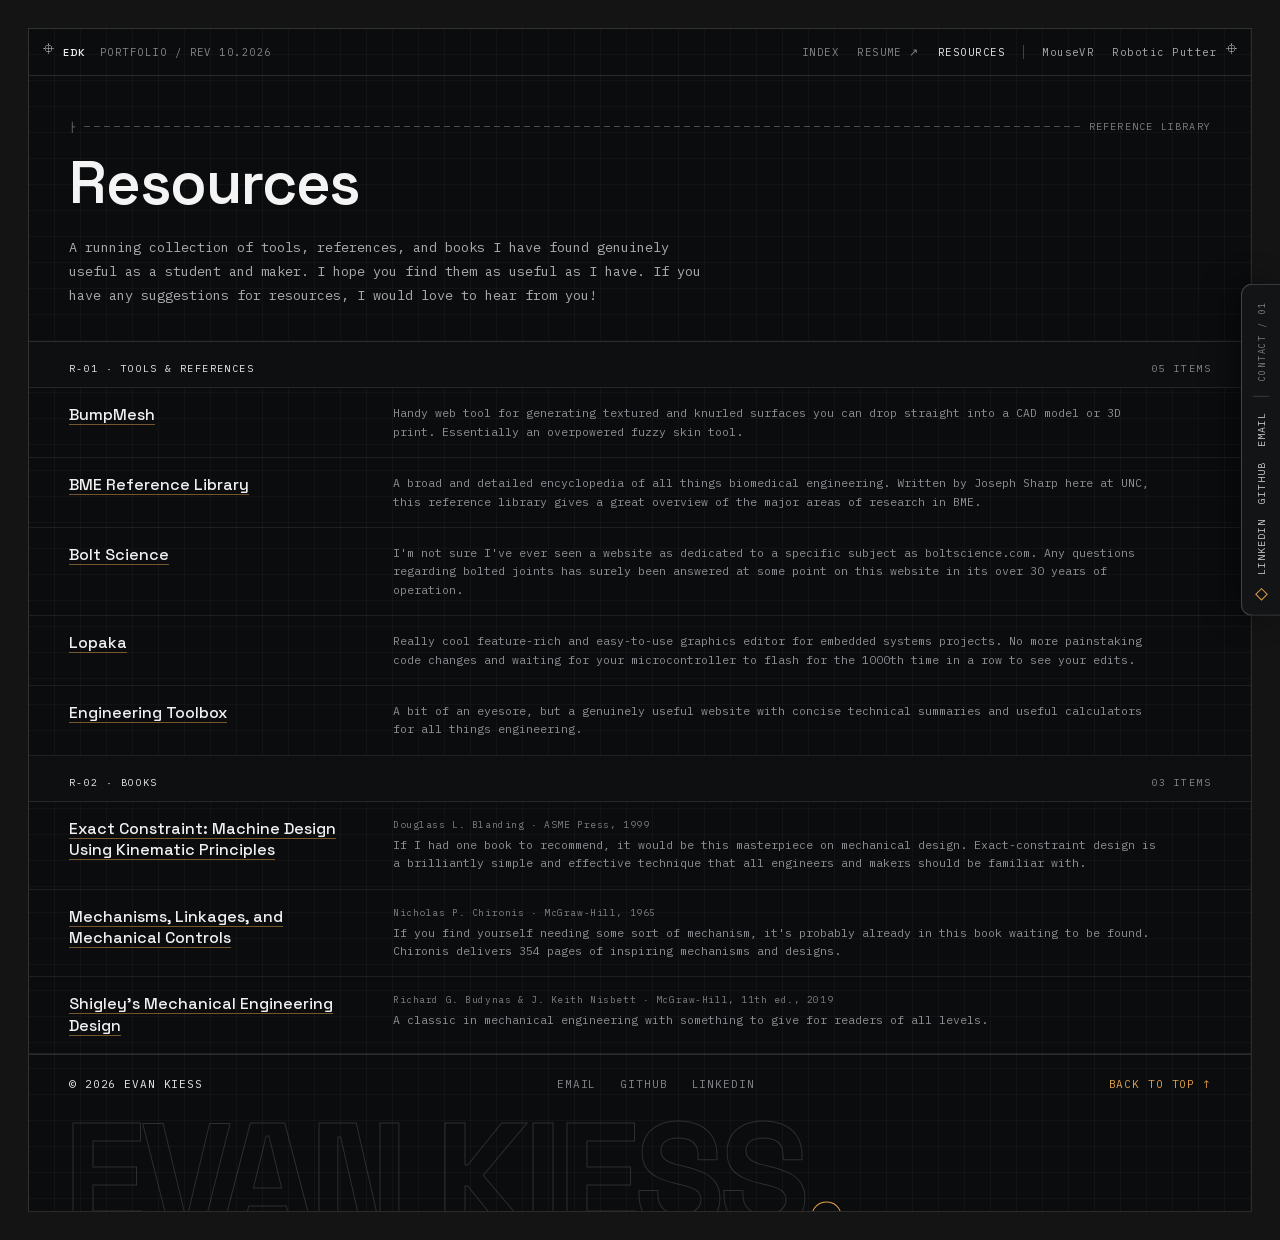
<file: resources.html>
<!DOCTYPE html>
<html lang="en">
<head>
<meta charset="utf-8">
<meta name="viewport" content="width=device-width, initial-scale=1">
<title>Resources / Evan Kiess</title>
<meta name="description" content="Tools, references, and books Evan Kiess has found genuinely useful as an engineering student and maker.">
<link rel="canonical" href="https://ekiess.com/resources.html">
<meta name="theme-color" content="#0b0c0d">
<link rel="icon" href="favicon.svg" type="image/svg+xml">
<link rel="apple-touch-icon" href="apple-touch-icon.png">
<meta property="og:type" content="article">
<meta property="og:site_name" content="Evan Kiess">
<meta property="og:title" content="Resources / Evan Kiess">
<meta property="og:description" content="Tools, references, and books Evan Kiess has found genuinely useful as an engineering student and maker.">
<meta property="og:url" content="https://ekiess.com/resources.html">
<meta property="og:image" content="https://ekiess.com/assets/mouse_vr.png">
<meta property="og:image:alt" content="The MouseVR prototype: 3D-printed MRI-compatible goggles for awake-mouse fMRI">
<meta name="twitter:card" content="summary_large_image">
<meta name="twitter:title" content="Resources / Evan Kiess">
<meta name="twitter:description" content="Tools, references, and books Evan Kiess has found genuinely useful as an engineering student and maker.">
<meta name="twitter:image" content="https://ekiess.com/assets/mouse_vr.png">
<link rel="preload" href="assets/fonts/ibm-plex-mono-400.woff2" as="font" type="font/woff2" crossorigin>
<link rel="preload" href="assets/fonts/space-grotesk-600.woff2" as="font" type="font/woff2" crossorigin>
<link rel="stylesheet" href="fonts.css">
<link rel="stylesheet" href="styles.css">
</head>
<body>
<a class="skip" href="#main">Skip to content</a>
<div class="page" style="min-height:100dvh;padding:28px;box-sizing:border-box;display:flex;justify-content:center">

  <!-- floating contact tab (right edge) -->
  <nav class="contact-pill" aria-label="Contact" style="position:fixed;right:0;top:50%;transform:translateY(-50%);z-index:60;background:var(--panel-2);border:1px solid rgba(255,255,255,.2);border-right:none;border-radius:11px 0 0 11px;padding:16px 11px;display:flex;flex-direction:column;align-items:center;gap:15px;box-shadow:-10px 0 30px rgba(0,0,0,.45)">
    <div style="writing-mode:vertical-rl;transform:rotate(180deg);font-size:8.5px;letter-spacing:.2em;color:var(--fg-6)">CONTACT&nbsp;/&nbsp;01</div>
    <div style="width:16px;height:1px;background:rgba(255,255,255,.16)"></div>
    <a class="nl" href="mailto:ekiess@unc.edu" style="writing-mode:vertical-rl;transform:rotate(180deg);font-size:10px;letter-spacing:.1em;color:var(--fg-2);text-decoration:none">EMAIL</a>
    <a class="nl" href="https://github.com/luckyo7" target="_blank" rel="noopener" style="writing-mode:vertical-rl;transform:rotate(180deg);font-size:10px;letter-spacing:.1em;color:var(--fg-2);text-decoration:none">GITHUB</a>
    <a class="nl" href="https://www.linkedin.com/in/evan-kiess/" target="_blank" rel="noopener" style="writing-mode:vertical-rl;transform:rotate(180deg);font-size:10px;letter-spacing:.1em;color:var(--fg-2);text-decoration:none">LINKEDIN</a>
    <div style="width:7px;height:7px;border:1px solid var(--acc);transform:rotate(45deg)" aria-hidden="true"></div>
  </nav>

  <div style="width:100%;max-width:1240px;background:var(--panel);color:var(--fg);border:1px solid var(--line);position:relative;background-image:linear-gradient(var(--grid) 1px,transparent 1px),linear-gradient(90deg,var(--grid) 1px,transparent 1px);background-size:26px 26px;background-position:-1px -1px">

    <div aria-hidden="true" style="position:absolute;top:14px;left:14px;width:11px;height:11px;background:radial-gradient(circle,transparent 3px,rgba(255,255,255,.4) 3px,rgba(255,255,255,.4) 4px,transparent 4px),linear-gradient(rgba(255,255,255,.4),rgba(255,255,255,.4)) center/1px 100% no-repeat,linear-gradient(rgba(255,255,255,.4),rgba(255,255,255,.4)) center/100% 1px no-repeat"></div>
    <div aria-hidden="true" style="position:absolute;top:14px;right:14px;width:11px;height:11px;background:radial-gradient(circle,transparent 3px,rgba(255,255,255,.4) 3px,rgba(255,255,255,.4) 4px,transparent 4px),linear-gradient(rgba(255,255,255,.4),rgba(255,255,255,.4)) center/1px 100% no-repeat,linear-gradient(rgba(255,255,255,.4),rgba(255,255,255,.4)) center/100% 1px no-repeat"></div>

    <!-- top nav -->
    <nav class="topnav mpad" aria-label="Primary" style="display:flex;justify-content:space-between;align-items:center;padding:16px 34px;border-bottom:1px solid var(--line);font-size:10.5px;letter-spacing:.14em;color:var(--fg-5)">
      <div style="display:flex;align-items:baseline;gap:14px">
        <a href="index.html" style="color:var(--fg);font-family:'Space Grotesk',sans-serif;font-weight:600;letter-spacing:.06em;text-decoration:none">EDK</a>
        <span>PORTFOLIO / REV 10.2026</span>
      </div>
      <div class="topnav-right" style="display:flex;align-items:center;gap:18px">
        <a class="nl" href="index.html" style="text-decoration:none;color:var(--fg-5)">INDEX</a>
        <a class="nl" href="resume.pdf" style="text-decoration:none;color:var(--fg-5)">RESUME&nbsp;↗</a>
        <a class="nl" href="resources.html" style="text-decoration:none;color:var(--fg)">RESOURCES</a>
        <span style="width:1px;height:14px;background:rgba(255,255,255,.22)"></span>
        <div style="display:flex;gap:18px;font-size:10.5px;letter-spacing:.14em;white-space:nowrap">
          <a class="nl" href="mousevr.html" style="text-decoration:none;color:var(--fg-3)">MouseVR</a>
          <a class="nl" href="robotic-putter.html" style="text-decoration:none;color:var(--fg-3)">Robotic Putter</a>
        </div>
      </div>
    </nav>

    <!-- main -->
    <main id="main" style="min-width:0">
      <!-- header -->
      <div class="mpad" style="padding:44px 40px 34px;border-bottom:1px solid var(--line)">
        <div style="display:flex;align-items:center;gap:8px;color:var(--fg-6);font-size:10px;letter-spacing:.12em;margin-bottom:22px">
          <span>├</span><div style="flex:1;height:1px;background:repeating-linear-gradient(90deg,var(--rule) 0 6px,transparent 6px 10px)"></div><span>REFERENCE LIBRARY</span>
        </div>
        <h1 class="res-title" style="font-family:'Space Grotesk',sans-serif;font-weight:600;font-size:60px;line-height:.96;letter-spacing:-.02em;margin:0;color:var(--ink)">Resources</h1>
        <p style="max-width:640px;margin:22px 0 0;font-size:13.5px;line-height:1.8;color:var(--fg-3)">A running collection of tools, references, and books I have found genuinely useful as a student and maker. I hope you find them as useful as I have. If you have any suggestions for resources, I would love to hear from you!</p>
      </div>

      <!-- sections -->
          <div>
            <div class="mpad" style="display:flex;justify-content:space-between;align-items:baseline;padding:20px 40px 12px;font-size:10px;letter-spacing:.14em;color:var(--fg-5);background:var(--frame);border-bottom:1px solid rgba(255,255,255,.1)">
              <h2 style="margin:0;font-weight:inherit;font-size:inherit;letter-spacing:inherit;color:var(--fg);display:inline">R-01 · TOOLS &amp; REFERENCES</h2><span>05 ITEMS</span>
            </div>
            <a class="rrow" href="https://bumpmesh.com/" target="_blank" rel="noopener" style="display:grid;grid-template-columns:300px 1fr 30px;align-items:flex-start;gap:24px;padding:16px 40px;min-height:56px;box-sizing:border-box;border-bottom:1px solid rgba(255,255,255,.08);text-decoration:none;color:inherit;position:relative;transition:background .18s">
              <div class="rr-bar" style="position:absolute;left:0;top:0;bottom:0;width:3px;background:var(--acc);transform:scaleY(0);transition:transform .2s"></div>
              <span class="rr-name" style="font-family:'Space Grotesk',sans-serif;font-weight:500;font-size:16px;line-height:1.35;color:var(--ink-2);transition:color .2s,text-decoration-color .2s;text-decoration:underline;text-decoration-color:rgba(224,160,74,.5);text-underline-offset:4px;text-decoration-thickness:1px">BumpMesh</span>
              <div style="display:flex;flex-direction:column;gap:5px">
                <span style="font-size:11.5px;line-height:1.6;color:var(--fg-4)">Handy web tool for generating textured and knurled surfaces you can drop straight into a CAD model or 3D print. Essentially an overpowered fuzzy skin tool.</span>
              </div>
              <span class="rr-arrow" style="font-size:14px;color:var(--acc);opacity:0;transform:translateX(-4px);transition:all .2s;text-align:right">↗</span>
            </a>
            <a class="rrow" href="https://jdsharp.org/library" target="_blank" rel="noopener" style="display:grid;grid-template-columns:300px 1fr 30px;align-items:flex-start;gap:24px;padding:16px 40px;min-height:56px;box-sizing:border-box;border-bottom:1px solid rgba(255,255,255,.08);text-decoration:none;color:inherit;position:relative;transition:background .18s">
              <div class="rr-bar" style="position:absolute;left:0;top:0;bottom:0;width:3px;background:var(--acc);transform:scaleY(0);transition:transform .2s"></div>
              <span class="rr-name" style="font-family:'Space Grotesk',sans-serif;font-weight:500;font-size:16px;line-height:1.35;color:var(--ink-2);transition:color .2s,text-decoration-color .2s;text-decoration:underline;text-decoration-color:rgba(224,160,74,.5);text-underline-offset:4px;text-decoration-thickness:1px">BME Reference Library</span>
              <div style="display:flex;flex-direction:column;gap:5px">
                <span style="font-size:11.5px;line-height:1.6;color:var(--fg-4)">A broad and detailed encyclopedia of all things biomedical engineering. Written by Joseph Sharp here at UNC, this reference library gives a great overview of the major areas of research in BME.</span>
              </div>
              <span class="rr-arrow" style="font-size:14px;color:var(--acc);opacity:0;transform:translateX(-4px);transition:all .2s;text-align:right">↗</span>
            </a>
            <a class="rrow" href="https://www.boltscience.com/pages/info.htm" target="_blank" rel="noopener" style="display:grid;grid-template-columns:300px 1fr 30px;align-items:flex-start;gap:24px;padding:16px 40px;min-height:56px;box-sizing:border-box;border-bottom:1px solid rgba(255,255,255,.08);text-decoration:none;color:inherit;position:relative;transition:background .18s">
              <div class="rr-bar" style="position:absolute;left:0;top:0;bottom:0;width:3px;background:var(--acc);transform:scaleY(0);transition:transform .2s"></div>
              <span class="rr-name" style="font-family:'Space Grotesk',sans-serif;font-weight:500;font-size:16px;line-height:1.35;color:var(--ink-2);transition:color .2s,text-decoration-color .2s;text-decoration:underline;text-decoration-color:rgba(224,160,74,.5);text-underline-offset:4px;text-decoration-thickness:1px">Bolt Science</span>
              <div style="display:flex;flex-direction:column;gap:5px">
                <span style="font-size:11.5px;line-height:1.6;color:var(--fg-4)">I'm not sure I've ever seen a website as dedicated to a specific subject as boltscience.com. Any questions regarding bolted joints has surely been answered at some point on this website in its over 30 years of operation.</span>
              </div>
              <span class="rr-arrow" style="font-size:14px;color:var(--acc);opacity:0;transform:translateX(-4px);transition:all .2s;text-align:right">↗</span>
            </a>
            <a class="rrow" href="https://lopaka.app/" target="_blank" rel="noopener" style="display:grid;grid-template-columns:300px 1fr 30px;align-items:flex-start;gap:24px;padding:16px 40px;min-height:56px;box-sizing:border-box;border-bottom:1px solid rgba(255,255,255,.08);text-decoration:none;color:inherit;position:relative;transition:background .18s">
              <div class="rr-bar" style="position:absolute;left:0;top:0;bottom:0;width:3px;background:var(--acc);transform:scaleY(0);transition:transform .2s"></div>
              <span class="rr-name" style="font-family:'Space Grotesk',sans-serif;font-weight:500;font-size:16px;line-height:1.35;color:var(--ink-2);transition:color .2s,text-decoration-color .2s;text-decoration:underline;text-decoration-color:rgba(224,160,74,.5);text-underline-offset:4px;text-decoration-thickness:1px">Lopaka</span>
              <div style="display:flex;flex-direction:column;gap:5px">
                <span style="font-size:11.5px;line-height:1.6;color:var(--fg-4)">Really cool feature-rich and easy-to-use graphics editor for embedded systems projects. No more painstaking code changes and waiting for your microcontroller to flash for the 1000th time in a row to see your edits.</span>
              </div>
              <span class="rr-arrow" style="font-size:14px;color:var(--acc);opacity:0;transform:translateX(-4px);transition:all .2s;text-align:right">↗</span>
            </a>
            <a class="rrow" href="https://www.engineeringtoolbox.com/" target="_blank" rel="noopener" style="display:grid;grid-template-columns:300px 1fr 30px;align-items:flex-start;gap:24px;padding:16px 40px;min-height:56px;box-sizing:border-box;border-bottom:1px solid rgba(255,255,255,.08);text-decoration:none;color:inherit;position:relative;transition:background .18s">
              <div class="rr-bar" style="position:absolute;left:0;top:0;bottom:0;width:3px;background:var(--acc);transform:scaleY(0);transition:transform .2s"></div>
              <span class="rr-name" style="font-family:'Space Grotesk',sans-serif;font-weight:500;font-size:16px;line-height:1.35;color:var(--ink-2);transition:color .2s,text-decoration-color .2s;text-decoration:underline;text-decoration-color:rgba(224,160,74,.5);text-underline-offset:4px;text-decoration-thickness:1px">Engineering Toolbox</span>
              <div style="display:flex;flex-direction:column;gap:5px">
                <span style="font-size:11.5px;line-height:1.6;color:var(--fg-4)">A bit of an eyesore, but a genuinely useful website with concise technical summaries and useful calculators for all things engineering.</span>
              </div>
              <span class="rr-arrow" style="font-size:14px;color:var(--acc);opacity:0;transform:translateX(-4px);transition:all .2s;text-align:right">↗</span>
            </a>
          </div>
          <div>
            <div class="mpad" style="display:flex;justify-content:space-between;align-items:baseline;padding:20px 40px 12px;font-size:10px;letter-spacing:.14em;color:var(--fg-5);background:var(--frame);border-bottom:1px solid rgba(255,255,255,.1)">
              <h2 style="margin:0;font-weight:inherit;font-size:inherit;letter-spacing:inherit;color:var(--fg);display:inline">R-02 · BOOKS</h2><span>03 ITEMS</span>
            </div>
            <a class="rrow" href="https://www.amazon.com/Exact-Constraint-Machine-Kinematic-Principles/dp/B002FRQ5WS" target="_blank" rel="noopener" style="display:grid;grid-template-columns:300px 1fr 30px;align-items:flex-start;gap:24px;padding:16px 40px;min-height:56px;box-sizing:border-box;border-bottom:1px solid rgba(255,255,255,.08);text-decoration:none;color:inherit;position:relative;transition:background .18s">
              <div class="rr-bar" style="position:absolute;left:0;top:0;bottom:0;width:3px;background:var(--acc);transform:scaleY(0);transition:transform .2s"></div>
              <span class="rr-name" style="font-family:'Space Grotesk',sans-serif;font-weight:500;font-size:16px;line-height:1.35;color:var(--ink-2);transition:color .2s,text-decoration-color .2s;text-decoration:underline;text-decoration-color:rgba(224,160,74,.5);text-underline-offset:4px;text-decoration-thickness:1px">Exact Constraint: Machine Design Using Kinematic Principles</span>
              <div style="display:flex;flex-direction:column;gap:5px">
                <span style="font-size:9.5px;letter-spacing:.06em;color:var(--fg-6)">Douglass L. Blanding · ASME Press, 1999</span><span style="font-size:11.5px;line-height:1.6;color:var(--fg-4)">If I had one book to recommend, it would be this masterpiece on mechanical design. Exact-constraint design is a brilliantly simple and effective technique that all engineers and makers should be familiar with.</span>
              </div>
              <span class="rr-arrow" style="font-size:14px;color:var(--acc);opacity:0;transform:translateX(-4px);transition:all .2s;text-align:right">↗</span>
            </a>
            <a class="rrow" href="https://www.amazon.com/Mechanisms-Linkages-Mechanical-Controls-Chironis/dp/0070107750" target="_blank" rel="noopener" style="display:grid;grid-template-columns:300px 1fr 30px;align-items:flex-start;gap:24px;padding:16px 40px;min-height:56px;box-sizing:border-box;border-bottom:1px solid rgba(255,255,255,.08);text-decoration:none;color:inherit;position:relative;transition:background .18s">
              <div class="rr-bar" style="position:absolute;left:0;top:0;bottom:0;width:3px;background:var(--acc);transform:scaleY(0);transition:transform .2s"></div>
              <span class="rr-name" style="font-family:'Space Grotesk',sans-serif;font-weight:500;font-size:16px;line-height:1.35;color:var(--ink-2);transition:color .2s,text-decoration-color .2s;text-decoration:underline;text-decoration-color:rgba(224,160,74,.5);text-underline-offset:4px;text-decoration-thickness:1px">Mechanisms, Linkages, and Mechanical Controls</span>
              <div style="display:flex;flex-direction:column;gap:5px">
                <span style="font-size:9.5px;letter-spacing:.06em;color:var(--fg-6)">Nicholas P. Chironis · McGraw-Hill, 1965</span><span style="font-size:11.5px;line-height:1.6;color:var(--fg-4)">If you find yourself needing some sort of mechanism, it's probably already in this book waiting to be found. Chironis delivers 354 pages of inspiring mechanisms and designs.</span>
              </div>
              <span class="rr-arrow" style="font-size:14px;color:var(--acc);opacity:0;transform:translateX(-4px);transition:all .2s;text-align:right">↗</span>
            </a>
            <a class="rrow" href="https://www.amazon.com/Shigleys-Mechanical-Engineering-Richard-Budynas/dp/0073398217" target="_blank" rel="noopener" style="display:grid;grid-template-columns:300px 1fr 30px;align-items:flex-start;gap:24px;padding:16px 40px;min-height:56px;box-sizing:border-box;border-bottom:1px solid rgba(255,255,255,.08);text-decoration:none;color:inherit;position:relative;transition:background .18s">
              <div class="rr-bar" style="position:absolute;left:0;top:0;bottom:0;width:3px;background:var(--acc);transform:scaleY(0);transition:transform .2s"></div>
              <span class="rr-name" style="font-family:'Space Grotesk',sans-serif;font-weight:500;font-size:16px;line-height:1.35;color:var(--ink-2);transition:color .2s,text-decoration-color .2s;text-decoration:underline;text-decoration-color:rgba(224,160,74,.5);text-underline-offset:4px;text-decoration-thickness:1px">Shigley's Mechanical Engineering Design</span>
              <div style="display:flex;flex-direction:column;gap:5px">
                <span style="font-size:9.5px;letter-spacing:.06em;color:var(--fg-6)">Richard G. Budynas &amp; J. Keith Nisbett · McGraw-Hill, 11th ed., 2019</span><span style="font-size:11.5px;line-height:1.6;color:var(--fg-4)">A classic in mechanical engineering with something to give for readers of all levels.</span>
              </div>
              <span class="rr-arrow" style="font-size:14px;color:var(--acc);opacity:0;transform:translateX(-4px);transition:all .2s;text-align:right">↗</span>
            </a>
          </div>

    </main>

      <!-- footer -->
      <footer style="border-top:1px solid var(--line);overflow:hidden">
        <div class="footer-row mpad" style="display:flex;justify-content:space-between;align-items:center;padding:22px 40px;font-size:11px;letter-spacing:.08em;color:var(--fg-5)">
          <span style="color:var(--fg)">© 2026 EVAN KIESS</span>
          <div style="display:flex;gap:24px">
            <a class="nl" href="mailto:ekiess@unc.edu" style="text-decoration:none;color:var(--fg-5)">EMAIL</a>
            <a class="nl" href="https://github.com/luckyo7" target="_blank" rel="noopener" style="text-decoration:none;color:var(--fg-5)">GITHUB</a>
            <a class="nl" href="https://www.linkedin.com/in/evan-kiess/" target="_blank" rel="noopener" style="text-decoration:none;color:var(--fg-5)">LINKEDIN</a>
          </div>
          <a href="#" style="text-decoration:none;color:var(--acc)">BACK TO TOP&nbsp;↑</a>
        </div>
        <div class="wordmark" style="font-family:'Space Grotesk',sans-serif;font-weight:700;font-size:150px;line-height:.8;letter-spacing:-.04em;color:transparent;-webkit-text-stroke:1px var(--line-dash);padding:0 0 0 34px;margin:4px 0 -26px;white-space:nowrap;pointer-events:none">EVAN KIESS<span style="-webkit-text-stroke:1px var(--acc)">.</span></div>
      </footer>
  </div>
</div>
</body>
</html>
</file>
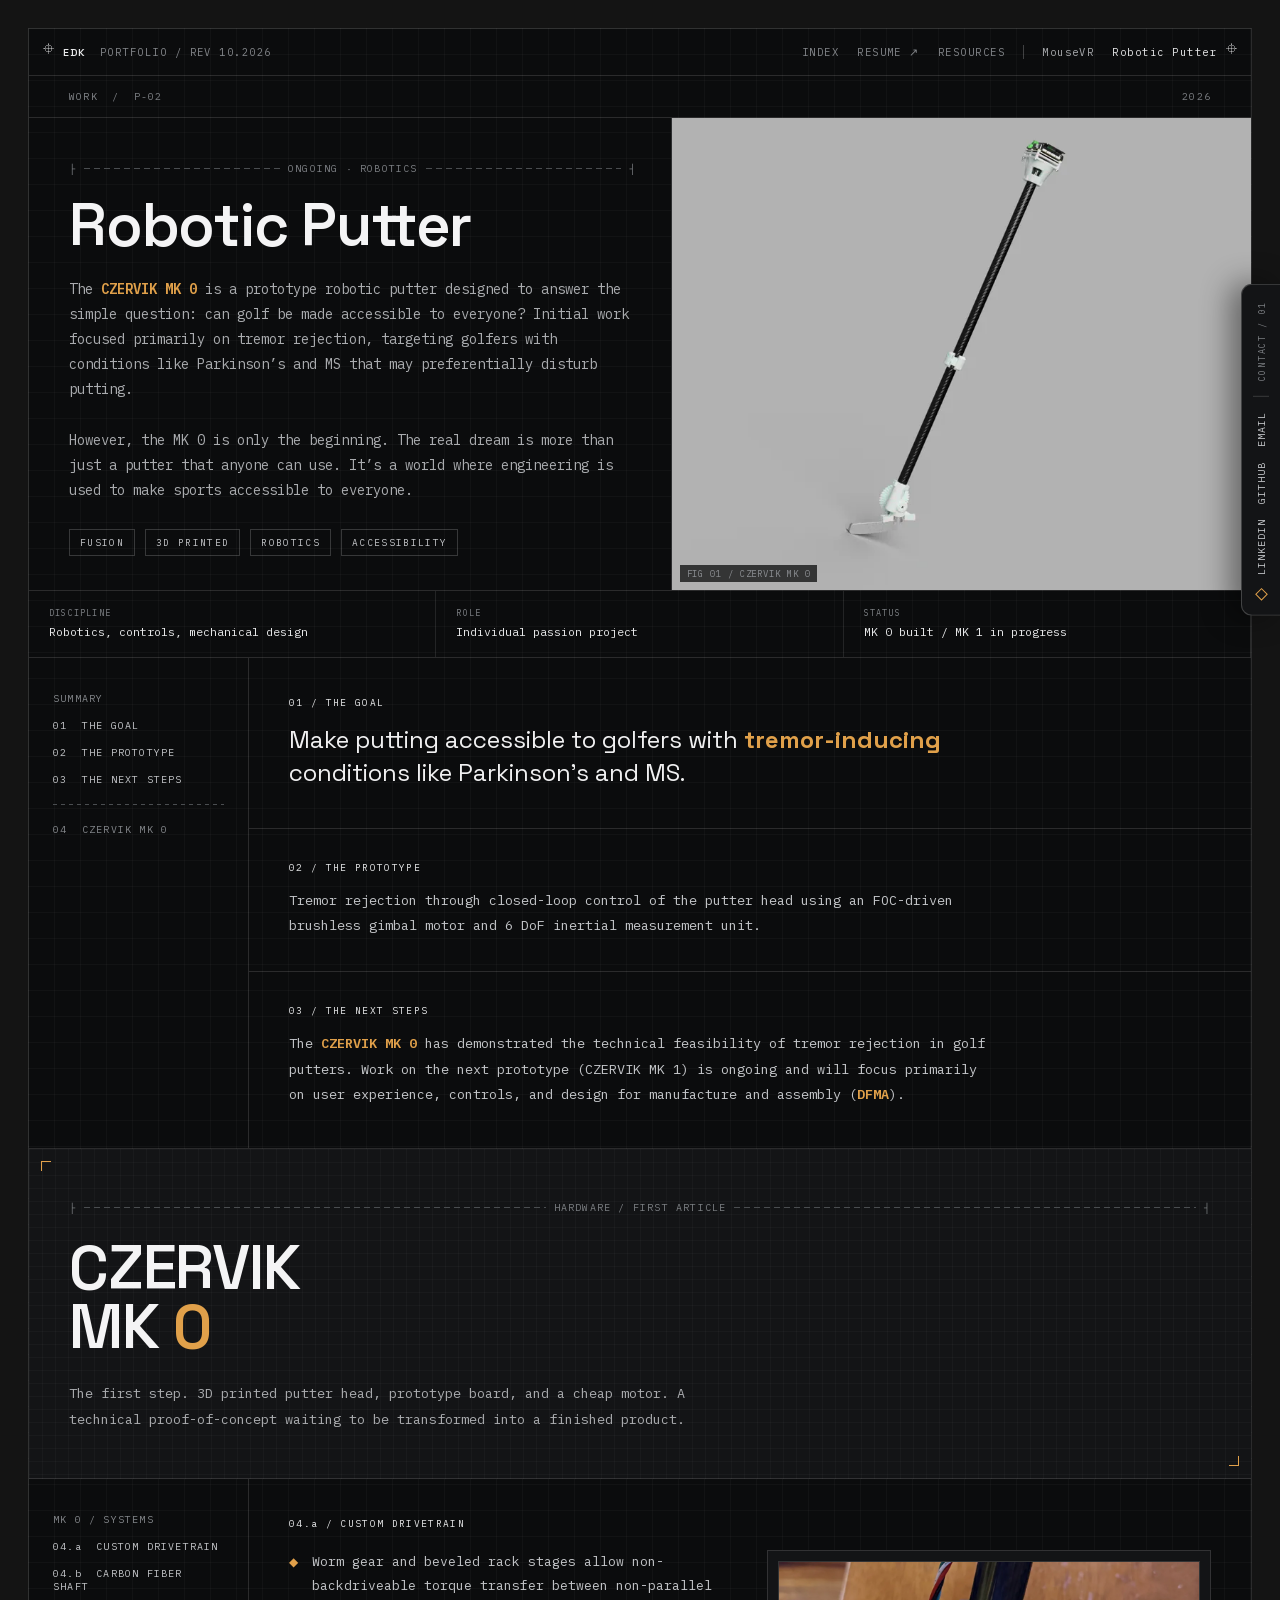
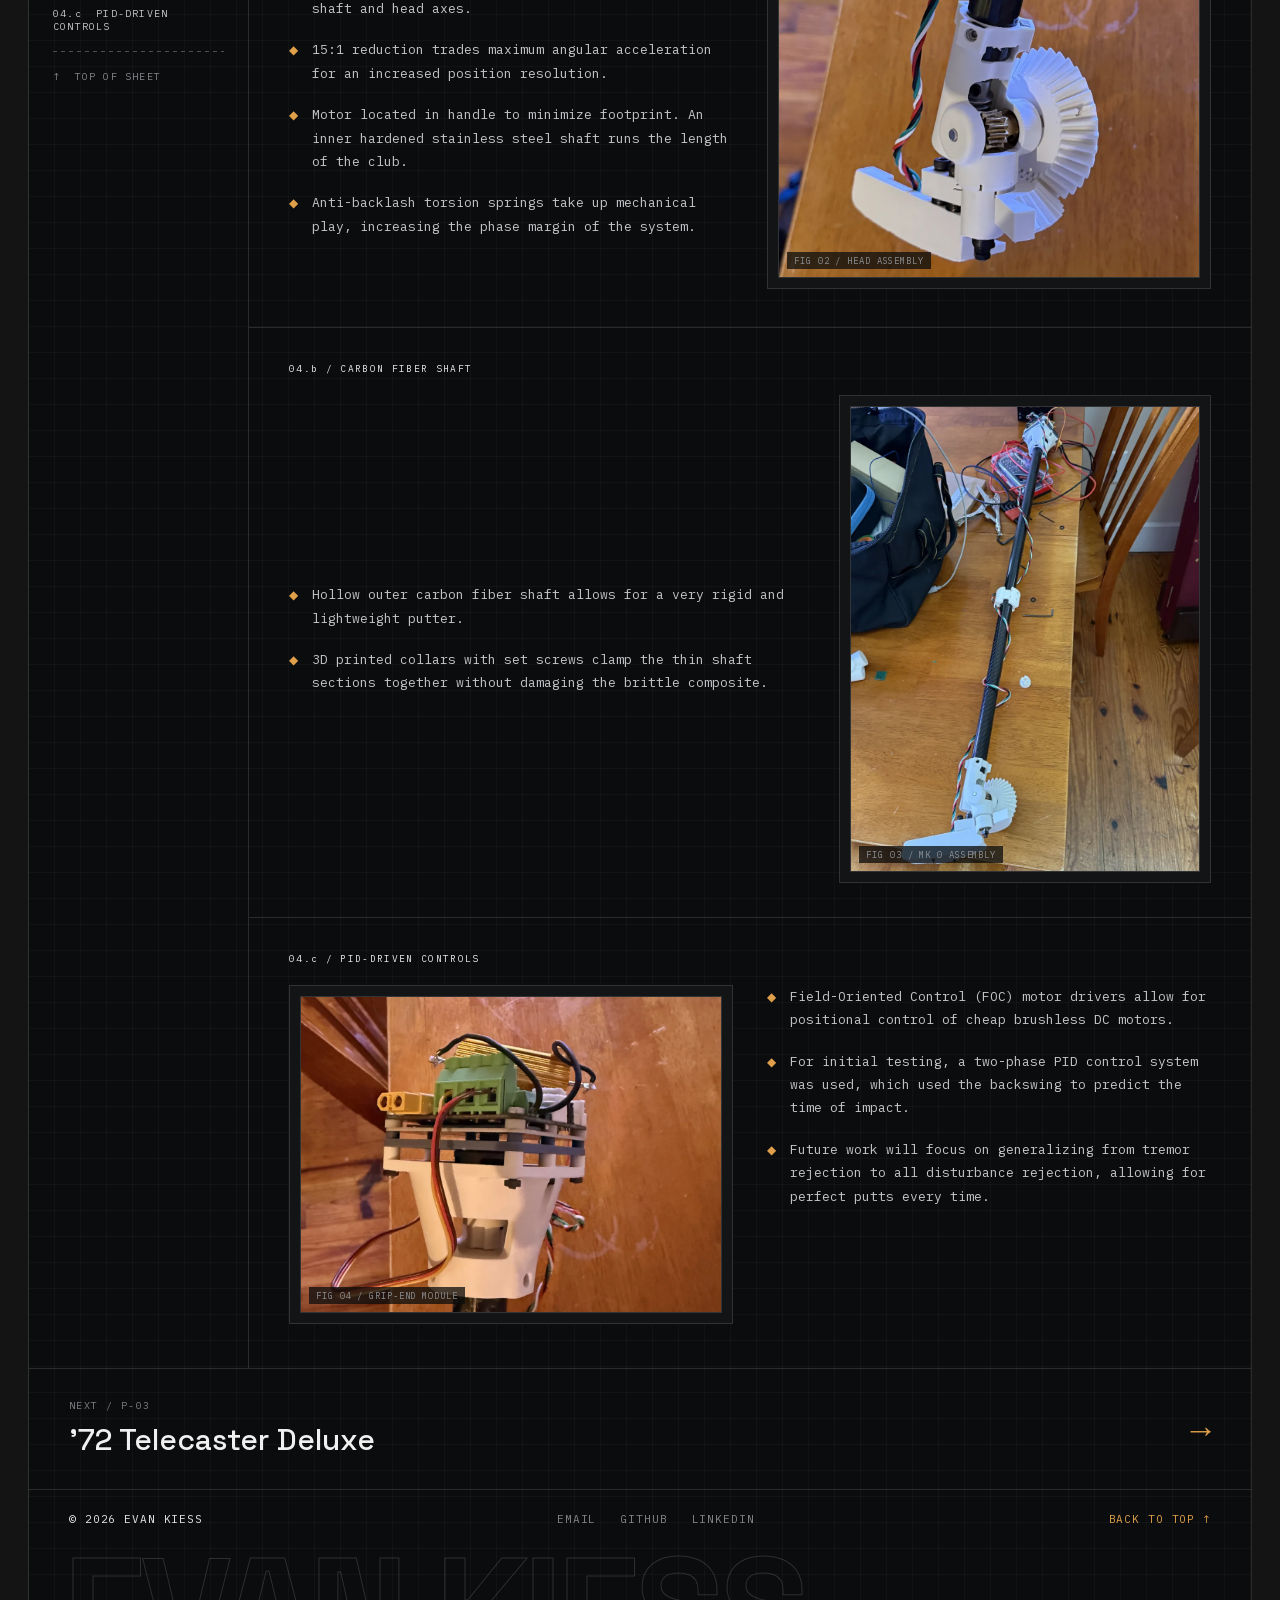
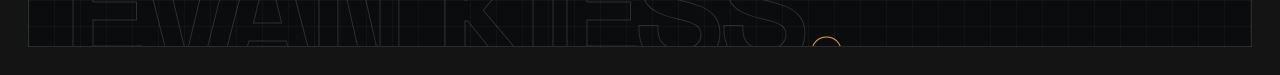
<file: robotic-putter.html>
<!DOCTYPE html>
<html lang="en">
<head>
<meta charset="utf-8">
<meta name="viewport" content="width=device-width, initial-scale=1">
<title>Robotic Putter / Evan Kiess</title>
<meta name="description" content="A robotic putter that rejects hand tremor, making putting accessible to golfers with conditions like Parkinson&#39;s and MS. CZERVIK MK 0 is the proof-of-concept.">
<link rel="canonical" href="https://ekiess.com/robotic-putter.html">
<meta name="theme-color" content="#0b0c0d">
<link rel="icon" href="favicon.svg" type="image/svg+xml">
<link rel="apple-touch-icon" href="apple-touch-icon.png">
<meta property="og:type" content="article">
<meta property="og:site_name" content="Evan Kiess">
<meta property="og:title" content="Robotic Putter / Evan Kiess">
<meta property="og:description" content="A robotic putter that rejects hand tremor, making putting accessible to golfers with conditions like Parkinson&#39;s and MS. CZERVIK MK 0 is the proof-of-concept.">
<meta property="og:url" content="https://ekiess.com/robotic-putter.html">
<meta property="og:image" content="https://ekiess.com/assets/robotic-putter-hero.webp">
<meta property="og:image:alt" content="CAD render of the robotic putter: a carbon-fiber shaft with a geared head assembly and a grip-end electronics module">
<meta name="twitter:card" content="summary_large_image">
<meta name="twitter:title" content="Robotic Putter / Evan Kiess">
<meta name="twitter:description" content="A robotic putter that rejects hand tremor, making putting accessible to golfers with conditions like Parkinson&#39;s and MS. CZERVIK MK 0 is the proof-of-concept.">
<meta name="twitter:image" content="https://ekiess.com/assets/robotic-putter-hero.webp">
<link rel="preload" href="assets/fonts/ibm-plex-mono-400.woff2" as="font" type="font/woff2" crossorigin>
<link rel="preload" href="assets/fonts/space-grotesk-600.woff2" as="font" type="font/woff2" crossorigin>
<link rel="stylesheet" href="fonts.css">
<link rel="stylesheet" href="styles.css">
</head>
<body>
<a class="skip" href="#main">Skip to content</a>
<div class="page" style="min-height:100dvh;padding:28px;box-sizing:border-box;display:flex;justify-content:center">

  <!-- floating contact tab (right edge) -->
  <nav class="contact-pill" aria-label="Contact" style="position:fixed;right:0;top:50%;transform:translateY(-50%);z-index:60;background:var(--panel-2);border:1px solid rgba(255,255,255,.2);border-right:none;border-radius:11px 0 0 11px;padding:16px 11px;display:flex;flex-direction:column;align-items:center;gap:15px;box-shadow:-10px 0 30px rgba(0,0,0,.45)">
    <div style="writing-mode:vertical-rl;transform:rotate(180deg);font-size:8.5px;letter-spacing:.2em;color:var(--fg-6)">CONTACT&nbsp;/&nbsp;01</div>
    <div style="width:16px;height:1px;background:rgba(255,255,255,.16)"></div>
    <a class="nl" href="mailto:ekiess@unc.edu" style="writing-mode:vertical-rl;transform:rotate(180deg);font-size:10px;letter-spacing:.1em;color:var(--fg-2);text-decoration:none">EMAIL</a>
    <a class="nl" href="https://github.com/luckyo7" target="_blank" rel="noopener" style="writing-mode:vertical-rl;transform:rotate(180deg);font-size:10px;letter-spacing:.1em;color:var(--fg-2);text-decoration:none">GITHUB</a>
    <a class="nl" href="https://www.linkedin.com/in/evan-kiess/" target="_blank" rel="noopener" style="writing-mode:vertical-rl;transform:rotate(180deg);font-size:10px;letter-spacing:.1em;color:var(--fg-2);text-decoration:none">LINKEDIN</a>
    <div style="width:7px;height:7px;border:1px solid var(--acc);transform:rotate(45deg)" aria-hidden="true"></div>
  </nav>

  <div style="width:100%;max-width:1240px;background:var(--panel);color:var(--fg);border:1px solid var(--line);position:relative;background-image:linear-gradient(var(--grid) 1px,transparent 1px),linear-gradient(90deg,var(--grid) 1px,transparent 1px);background-size:26px 26px;background-position:-1px -1px">

    <div aria-hidden="true" style="position:absolute;top:14px;left:14px;width:11px;height:11px;background:radial-gradient(circle,transparent 3px,rgba(255,255,255,.4) 3px,rgba(255,255,255,.4) 4px,transparent 4px),linear-gradient(rgba(255,255,255,.4),rgba(255,255,255,.4)) center/1px 100% no-repeat,linear-gradient(rgba(255,255,255,.4),rgba(255,255,255,.4)) center/100% 1px no-repeat"></div>
    <div aria-hidden="true" style="position:absolute;top:14px;right:14px;width:11px;height:11px;background:radial-gradient(circle,transparent 3px,rgba(255,255,255,.4) 3px,rgba(255,255,255,.4) 4px,transparent 4px),linear-gradient(rgba(255,255,255,.4),rgba(255,255,255,.4)) center/1px 100% no-repeat,linear-gradient(rgba(255,255,255,.4),rgba(255,255,255,.4)) center/100% 1px no-repeat"></div>

    <!-- top nav -->
    <nav class="topnav mpad" aria-label="Primary" style="display:flex;justify-content:space-between;align-items:center;padding:16px 34px;border-bottom:1px solid var(--line);font-size:10.5px;letter-spacing:.14em;color:var(--fg-5)">
      <div style="display:flex;align-items:baseline;gap:14px">
        <a href="index.html" style="color:var(--fg);font-family:'Space Grotesk',sans-serif;font-weight:600;letter-spacing:.06em;text-decoration:none">EDK</a>
        <span>PORTFOLIO / REV 10.2026</span>
      </div>
      <div class="topnav-right" style="display:flex;align-items:center;gap:18px">
        <a class="nl" href="index.html" style="text-decoration:none;color:var(--fg-5)">INDEX</a>
        <a class="nl" href="resume.pdf" style="text-decoration:none;color:var(--fg-5)">RESUME&nbsp;↗</a>
        <a class="nl" href="resources.html" style="text-decoration:none;color:var(--fg-5)">RESOURCES</a>
        <span style="width:1px;height:14px;background:rgba(255,255,255,.22)"></span>
        <div style="display:flex;gap:18px;font-size:10.5px;letter-spacing:.14em;white-space:nowrap">
          <a class="nl" href="mousevr.html" style="text-decoration:none;color:var(--fg-3)">MouseVR</a>
          <a class="nl" href="robotic-putter.html" style="text-decoration:none;color:var(--fg)">Robotic Putter</a>
        </div>
      </div>
    </nav>

    <!-- main -->
    <main id="main" style="min-width:0">
      <!-- breadcrumb -->
      <div class="mpad" style="display:flex;justify-content:space-between;padding:14px 40px;border-bottom:1px solid var(--line);font-size:10px;letter-spacing:.12em;color:var(--fg-6)">
        <span><a class="nl" href="index.html#work" style="text-decoration:none;color:var(--fg-5)">WORK</a> &nbsp;/&nbsp; P-02</span>
        <span>2026</span>
      </div>

      <!-- hero: title + bleeding render -->
      <div class="overview-grid" style="display:grid;grid-template-columns:1.05fr .95fr;border-bottom:1px solid var(--line)">
        <div class="mpad" style="padding:44px 34px 34px 40px">
          <div style="display:flex;align-items:center;gap:8px;color:var(--fg-6);font-size:10px;letter-spacing:.12em;margin-bottom:22px">
            <span>├</span><div style="flex:1;height:1px;background:repeating-linear-gradient(90deg,var(--rule) 0 6px,transparent 6px 10px)"></div><span>ONGOING · ROBOTICS</span><div style="flex:1;height:1px;background:repeating-linear-gradient(90deg,var(--rule) 0 6px,transparent 6px 10px)"></div><span>┤</span>
          </div>
          <h1 class="d-title" style="font-family:'Space Grotesk',sans-serif;font-weight:600;font-size:60px;line-height:.96;letter-spacing:-.02em;margin:0;color:var(--ink)">Robotic Putter</h1>
          <p style="margin:22px 0 0;font-size:14px;line-height:1.8;color:var(--fg-3)">The <b>CZERVIK MK 0</b> is a prototype robotic putter designed to answer the simple question: can golf be made accessible to everyone? Initial work focused primarily on tremor rejection, targeting golfers with conditions like Parkinson’s and MS that may preferentially disturb putting.<br><br>However, the MK 0 is only the beginning. The real dream is more than just a putter that anyone can use. It’s a world where engineering is used to make sports accessible to everyone.</p>
          <div style="display:flex;gap:10px;margin-top:26px;flex-wrap:wrap">
            <span style="font-size:9.5px;letter-spacing:.14em;color:var(--fg-2);border:1px solid rgba(255,255,255,.18);padding:6px 10px">FUSION</span>
            <span style="font-size:9.5px;letter-spacing:.14em;color:var(--fg-2);border:1px solid rgba(255,255,255,.18);padding:6px 10px">3D PRINTED</span>
            <span style="font-size:9.5px;letter-spacing:.14em;color:var(--fg-2);border:1px solid rgba(255,255,255,.18);padding:6px 10px">ROBOTICS</span>
            <span style="font-size:9.5px;letter-spacing:.14em;color:var(--fg-2);border:1px solid rgba(255,255,255,.18);padding:6px 10px">ACCESSIBILITY</span>
          </div>
        </div>
        <div style="border-left:1px solid var(--line);position:relative;min-height:340px;background:var(--frame);overflow:hidden">
          <div style="position:absolute;inset:0">
            <img src="assets/robotic-putter-hero.webp" alt="CAD render of the robotic putter: a carbon-fiber shaft running from a geared head assembly up to an electronics module at the grip" width="886" height="664" fetchpriority="high" decoding="async" style="width:100%;height:100%;object-fit:cover">
          </div>
          <div class="cap">FIG 01 / CZERVIK MK 0</div>
        </div>
      </div>

      <!-- spec bar -->
      <div class="spec-bar" style="display:grid;grid-template-columns:repeat(3,1fr);border-bottom:1px solid var(--line)">
          <div style="padding:16px 20px;border-right:1px solid rgba(255,255,255,.1)">
            <div style="font-size:8.5px;letter-spacing:.14em;color:var(--fg-6)">DISCIPLINE</div>
            <div style="font-size:11.5px;color:var(--fg);margin-top:5px;line-height:1.5">Robotics, controls, mechanical design</div>
          </div>
          <div style="padding:16px 20px;border-right:1px solid rgba(255,255,255,.1)">
            <div style="font-size:8.5px;letter-spacing:.14em;color:var(--fg-6)">ROLE</div>
            <div style="font-size:11.5px;color:var(--fg);margin-top:5px;line-height:1.5">Individual passion project</div>
          </div>
          <div style="padding:16px 20px;border-right:1px solid rgba(255,255,255,.1)">
            <div style="font-size:8.5px;letter-spacing:.14em;color:var(--fg-6)">STATUS</div>
            <div style="font-size:11.5px;color:var(--fg);margin-top:5px;line-height:1.5">MK 0 built / MK 1 in progress</div>
          </div>
      </div>

      <!-- chapter A: contents rail + narrative -->
      <div class="overview-grid" style="display:grid;grid-template-columns:220px 1fr;border-bottom:1px solid var(--line)">
        <div class="mpad" style="border-right:1px solid var(--line);padding:34px 24px">
          <div class="rail" style="display:flex;flex-direction:column;gap:14px;font-size:10px;letter-spacing:.12em;color:var(--fg-6)">
            <div style="color:var(--fg-5)">SUMMARY</div>
            <a class="nl" href="#s01" style="text-decoration:none;color:var(--fg-2)">01 &nbsp;THE GOAL</a>
            <a class="nl" href="#s02" style="text-decoration:none;color:var(--fg-2)">02 &nbsp;THE PROTOTYPE</a>
            <a class="nl" href="#s03" style="text-decoration:none;color:var(--fg-2)">03 &nbsp;THE NEXT STEPS</a>
            <div style="height:1px;background:repeating-linear-gradient(90deg,var(--rule) 0 4px,transparent 4px 8px);margin:4px 0"></div>
            <a class="nl" href="#mk0" style="text-decoration:none;color:var(--fg-5)">04 &nbsp;CZERVIK MK 0</a>
          </div>
        </div>
        <div>
          <div id="s01" class="sec mpad rv" style="padding:38px 40px;border-bottom:1px solid var(--line)">
            <h2 class="sec-label" style="font-size:9.5px;letter-spacing:.14em;margin:0 0 14px;font-weight:400">01 / THE GOAL</h2>
            <p style="margin:0;max-width:720px;font-family:'Space Grotesk',sans-serif;font-size:24px;line-height:1.4;color:var(--ink-2);text-wrap:pretty">Make putting accessible to golfers with <b>tremor-inducing</b> conditions like Parkinson’s and MS.</p>
          </div>

          <div id="s02" class="sec mpad rv" style="padding:32px 40px;border-bottom:1px solid var(--line)">
            <h2 class="sec-label" style="font-size:9.5px;letter-spacing:.14em;margin:0 0 14px;font-weight:400">02 / THE PROTOTYPE</h2>
            <p style="margin:0;max-width:700px;font-size:13.5px;line-height:1.9;color:var(--fg-2)">Tremor rejection through closed-loop control of the putter head using an FOC-driven brushless gimbal motor and 6&nbsp;DoF inertial measurement unit.</p>
          </div>

          <div id="s03" class="sec mpad rv" style="padding:32px 40px 40px">
            <h2 class="sec-label" style="font-size:9.5px;letter-spacing:.14em;margin:0 0 14px;font-weight:400">03 / THE NEXT STEPS</h2>
            <p style="margin:0;max-width:700px;font-size:13.5px;line-height:1.9;color:var(--fg-2)">The <b>CZERVIK MK 0</b> has demonstrated the technical feasibility of tremor rejection in golf putters. Work on the next prototype (CZERVIK MK 1) is ongoing and will focus primarily on user experience, controls, and design for manufacture and assembly (<b>DFMA</b>).</p>
          </div>
        </div>
      </div>

      <!-- chapter plate: full bleed break -->
      <div id="mk0" style="position:relative;border-bottom:1px solid var(--line);background:var(--panel-2);background-image:linear-gradient(var(--grid) 1px,transparent 1px),linear-gradient(90deg,var(--grid) 1px,transparent 1px);background-size:13px 13px;scroll-margin-top:20px">
        <div aria-hidden="true" style="position:absolute;top:12px;left:12px;width:9px;height:9px;border:1px solid var(--acc);border-right:0;border-bottom:0"></div>
        <div aria-hidden="true" style="position:absolute;bottom:12px;right:12px;width:9px;height:9px;border:1px solid var(--acc);border-left:0;border-top:0"></div>
        <div class="mpad" style="padding:52px 40px 46px">
          <div style="display:flex;align-items:center;gap:8px;color:var(--fg-6);font-size:10px;letter-spacing:.12em;margin-bottom:24px">
            <span>├</span><div style="flex:1;height:1px;background:repeating-linear-gradient(90deg,var(--rule) 0 6px,transparent 6px 10px)"></div><span>HARDWARE / FIRST ARTICLE</span><div style="flex:1;height:1px;background:repeating-linear-gradient(90deg,var(--rule) 0 6px,transparent 6px 10px)"></div><span>┤</span>
          </div>
          <h2 class="chap-title" style="font-family:'Space Grotesk',sans-serif;font-weight:600;font-size:62px;line-height:.96;letter-spacing:-.02em;margin:0;color:var(--ink)">CZERVIK<br>MK&nbsp;<span style="color:var(--acc)">0</span></h2>
          <p style="max-width:640px;margin:24px 0 0;font-size:13.5px;line-height:1.9;color:var(--fg-3)">The first step. 3D printed putter head, prototype board, and a cheap motor. A technical proof-of-concept waiting to be transformed into a finished product.</p>
        </div>
      </div>

      <!-- chapter B: hardware rail + subsections -->
      <div class="overview-grid" style="display:grid;grid-template-columns:220px 1fr">
        <div class="mpad" style="border-right:1px solid var(--line);padding:34px 24px">
          <div class="rail" style="display:flex;flex-direction:column;gap:14px;font-size:10px;letter-spacing:.12em;color:var(--fg-6)">
            <div style="color:var(--fg-5)">MK 0 / SYSTEMS</div>
            <a class="nl" href="#s04" style="text-decoration:none;color:var(--fg-2)">04.a &nbsp;CUSTOM DRIVETRAIN</a>
            <a class="nl" href="#s05" style="text-decoration:none;color:var(--fg-2)">04.b &nbsp;CARBON FIBER SHAFT</a>
            <a class="nl" href="#s06" style="text-decoration:none;color:var(--fg-2)">04.c &nbsp;PID-DRIVEN CONTROLS</a>
            <div style="height:1px;background:repeating-linear-gradient(90deg,var(--rule) 0 4px,transparent 4px 8px);margin:4px 0"></div>
            <a class="nl" href="#main" style="text-decoration:none;color:var(--fg-5)">↑ &nbsp;TOP OF SHEET</a>
          </div>
        </div>
        <div>

          <div id="s04" class="sec mpad rv" style="padding:38px 40px;border-bottom:1px solid var(--line);scroll-margin-top:20px">
            <h3 class="sec-label" style="font-size:9.5px;letter-spacing:.14em;margin:0 0 20px;font-weight:400">04.a / CUSTOM DRIVETRAIN</h3>
            <div class="feat-grid" style="display:grid;grid-template-columns:1fr 1fr;gap:34px;align-items:start">
              <div style="display:flex;flex-direction:column;gap:18px">
              <div style="display:flex;gap:14px;align-items:baseline">
                <span style="color:var(--acc);font-size:12px">◆</span>
                <p style="margin:0;max-width:100%;font-size:13px;line-height:1.8;color:var(--fg-2)">Worm gear and beveled rack stages allow non-backdriveable torque transfer between non-parallel shaft and head axes.</p>
              </div>
              <div style="display:flex;gap:14px;align-items:baseline">
                <span style="color:var(--acc);font-size:12px">◆</span>
                <p style="margin:0;max-width:100%;font-size:13px;line-height:1.8;color:var(--fg-2)">15:1 reduction trades maximum angular acceleration for an increased position resolution.</p>
              </div>
              <div style="display:flex;gap:14px;align-items:baseline">
                <span style="color:var(--acc);font-size:12px">◆</span>
                <p style="margin:0;max-width:100%;font-size:13px;line-height:1.8;color:var(--fg-2)">Motor located in handle to minimize footprint. An inner hardened stainless steel shaft runs the length of the club.</p>
              </div>
              <div style="display:flex;gap:14px;align-items:baseline">
                <span style="color:var(--acc);font-size:12px">◆</span>
                <p style="margin:0;max-width:100%;font-size:13px;line-height:1.8;color:var(--fg-2)">Anti-backlash torsion springs take up mechanical play, increasing the phase margin of the system.</p>
              </div>
              </div>
              <div style="background:var(--panel-2);border:1px solid var(--line);padding:10px">
                <div class="fig" style="aspect-ratio:4/3">
                  <img src="assets/robotic-putter-f1.webp" alt="The MK 0 head assembly: a brass worm meshing with a 3D printed beveled rack that pivots the putter blade" width="1200" height="900" loading="lazy" decoding="async" style="width:100%;height:100%;object-fit:cover;display:block">
                  <div class="cap">FIG 02 / HEAD ASSEMBLY</div>
                </div>
              </div>
            </div>
          </div>

          <div id="s05" class="sec mpad rv" style="padding:34px 40px;border-bottom:1px solid var(--line);scroll-margin-top:20px">
            <h3 class="sec-label" style="font-size:9.5px;letter-spacing:.14em;margin:0 0 20px;font-weight:400">04.b / CARBON FIBER SHAFT</h3>
            <div class="feat-grid" style="display:grid;grid-template-columns:1fr .72fr;gap:34px;align-items:center">
              <div style="display:flex;flex-direction:column;gap:18px">
                <div style="display:flex;gap:14px;align-items:baseline">
                  <span style="color:var(--acc);font-size:12px">◆</span>
                  <p style="margin:0;font-size:13px;line-height:1.8;color:var(--fg-2)">Hollow outer carbon fiber shaft allows for a very rigid and lightweight putter.</p>
                </div>
                <div style="display:flex;gap:14px;align-items:baseline">
                  <span style="color:var(--acc);font-size:12px">◆</span>
                  <p style="margin:0;font-size:13px;line-height:1.8;color:var(--fg-2)">3D printed collars with set screws clamp the thin shaft sections together without damaging the brittle composite.</p>
                </div>
              </div>
              <div style="background:var(--panel-2);border:1px solid var(--line);padding:10px">
                <div class="fig" style="aspect-ratio:3/4">
                  <img src="assets/robotic-putter-f3.webp" alt="The assembled CZERVIK MK 0 on a workbench: grip-end electronics, the full carbon-fiber shaft with a printed clamp collar, and the geared head" width="900" height="1200" loading="lazy" decoding="async" style="width:100%;height:100%;object-fit:cover;display:block">
                  <div class="cap">FIG 03 / MK 0 ASSEMBLY</div>
                </div>
              </div>
            </div>
          </div>

          <div id="s06" class="sec mpad rv" style="padding:34px 40px 44px;scroll-margin-top:20px">
            <h3 class="sec-label" style="font-size:9.5px;letter-spacing:.14em;margin:0 0 20px;font-weight:400">04.c / PID-DRIVEN CONTROLS</h3>
            <div class="feat-grid" style="display:grid;grid-template-columns:1fr 1fr;gap:34px;align-items:start">
              <div style="background:var(--panel-2);border:1px solid var(--line);padding:10px">
                <div class="fig" style="aspect-ratio:4/3">
                  <img src="assets/robotic-putter-f2.webp" alt="The MK 0 grip-end module: a 3D printed housing carrying the prototype board, screw terminals and power resistors at the top of the shaft" width="1200" height="900" loading="lazy" decoding="async" style="width:100%;height:100%;object-fit:cover;display:block">
                  <div class="cap">FIG 04 / GRIP-END MODULE</div>
                </div>
              </div>
              <div style="display:flex;flex-direction:column;gap:18px">
              <div style="display:flex;gap:14px;align-items:baseline">
                <span style="color:var(--acc);font-size:12px">◆</span>
                <p style="margin:0;max-width:100%;font-size:13px;line-height:1.8;color:var(--fg-2)">Field-Oriented Control (FOC) motor drivers allow for positional control of cheap brushless DC motors.</p>
              </div>
              <div style="display:flex;gap:14px;align-items:baseline">
                <span style="color:var(--acc);font-size:12px">◆</span>
                <p style="margin:0;max-width:100%;font-size:13px;line-height:1.8;color:var(--fg-2)">For initial testing, a two-phase PID control system was used, which used the backswing to predict the time of impact.</p>
              </div>
              <div style="display:flex;gap:14px;align-items:baseline">
                <span style="color:var(--acc);font-size:12px">◆</span>
                <p style="margin:0;max-width:100%;font-size:13px;line-height:1.8;color:var(--fg-2)">Future work will focus on generalizing from tremor rejection to all disturbance rejection, allowing for perfect putts every time.</p>
              </div>
              </div>
            </div>
          </div>

        </div>
      </div>

      <!-- next project -->
      <a class="nx mpad" href="telecaster.html" style="display:flex;justify-content:space-between;align-items:center;padding:30px 40px;border-top:1px solid var(--line);text-decoration:none;color:inherit">
        <div>
          <div style="font-size:10px;letter-spacing:.14em;color:var(--fg-6);margin-bottom:8px">NEXT / P-03</div>
          <div class="nx-title" style="font-family:'Space Grotesk',sans-serif;font-weight:500;font-size:30px;color:var(--ink-2);transition:color .2s">’72 Telecaster Deluxe</div>
        </div>
        <div class="nx-arrow" style="font-size:34px;color:var(--acc);transition:transform .2s">→</div>
      </a>

    </main>

      <!-- footer -->
      <footer style="border-top:1px solid var(--line);overflow:hidden">
        <div class="footer-row mpad" style="display:flex;justify-content:space-between;align-items:center;padding:22px 40px;font-size:11px;letter-spacing:.08em;color:var(--fg-5)">
          <span style="color:var(--fg)">© 2026 EVAN KIESS</span>
          <div style="display:flex;gap:24px">
            <a class="nl" href="mailto:ekiess@unc.edu" style="text-decoration:none;color:var(--fg-5)">EMAIL</a>
            <a class="nl" href="https://github.com/luckyo7" target="_blank" rel="noopener" style="text-decoration:none;color:var(--fg-5)">GITHUB</a>
            <a class="nl" href="https://www.linkedin.com/in/evan-kiess/" target="_blank" rel="noopener" style="text-decoration:none;color:var(--fg-5)">LINKEDIN</a>
          </div>
          <a href="#" style="text-decoration:none;color:var(--acc)">BACK TO TOP&nbsp;↑</a>
        </div>
        <div class="wordmark" style="font-family:'Space Grotesk',sans-serif;font-weight:700;font-size:150px;line-height:.8;letter-spacing:-.04em;color:transparent;-webkit-text-stroke:1px var(--line-dash);padding:0 0 0 34px;margin:4px 0 -26px;white-space:nowrap;pointer-events:none">EVAN KIESS<span style="-webkit-text-stroke:1px var(--acc)">.</span></div>
      </footer>
  </div>
</div>
</body>
</html>
</file>
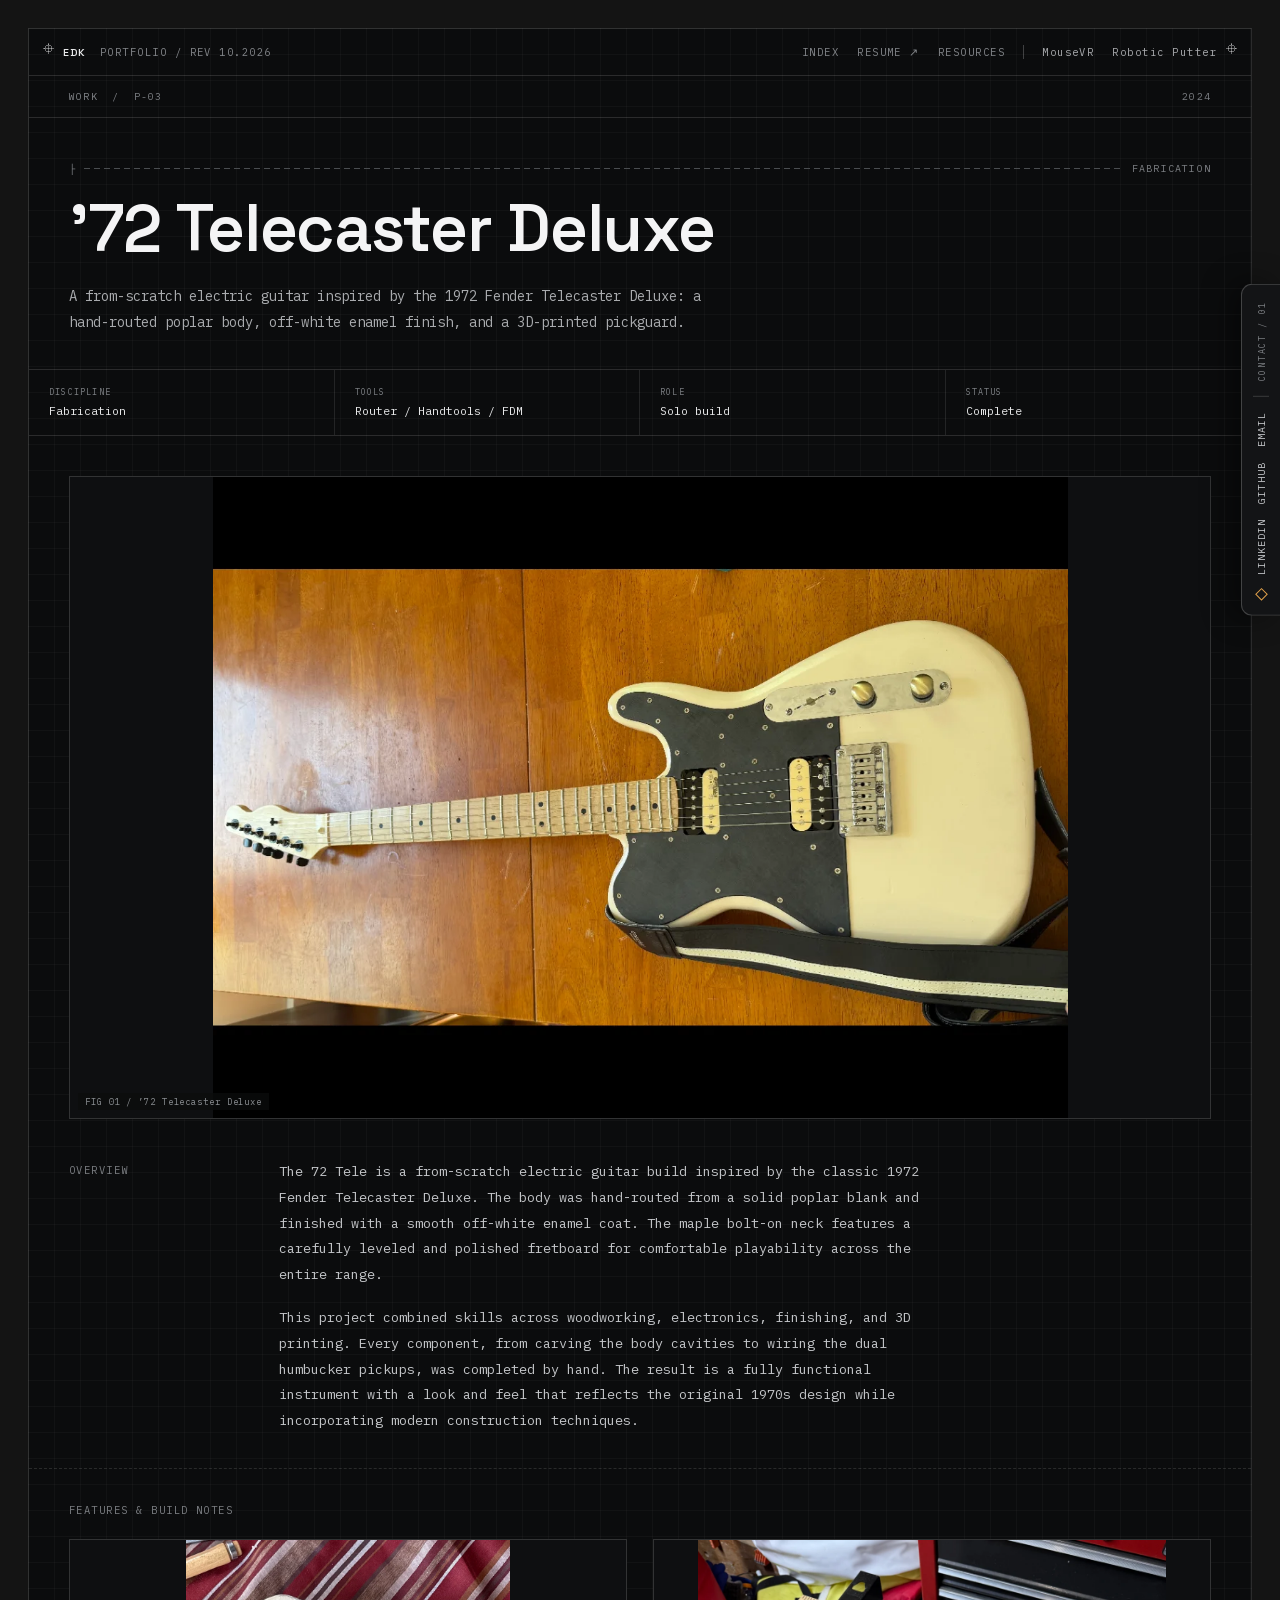
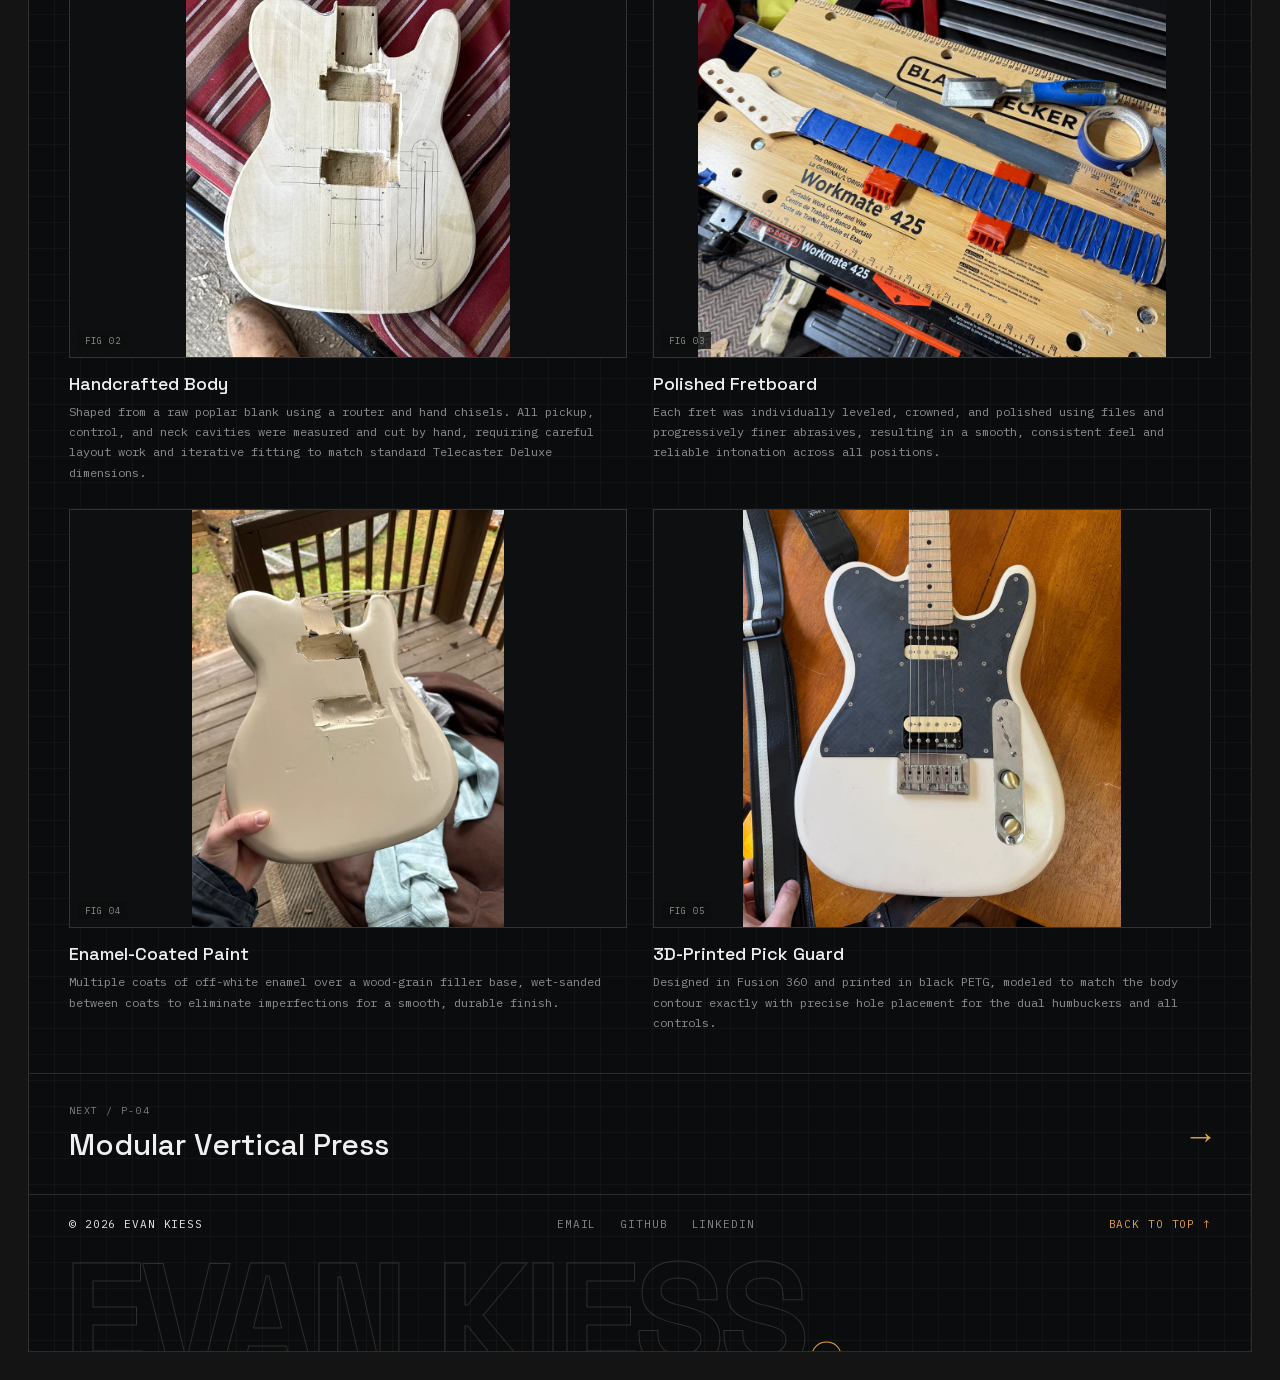
<file: telecaster.html>
<!DOCTYPE html>
<html lang="en">
<head>
<meta charset="utf-8">
<meta name="viewport" content="width=device-width, initial-scale=1">
<title>’72 Telecaster Deluxe / Evan Kiess</title>
<meta name="description" content="A from-scratch electric guitar inspired by the 1972 Fender Telecaster Deluxe: hand-routed poplar body, off-white enamel finish, 3D-printed pickguard.">
<link rel="canonical" href="https://ekiess.com/telecaster.html">
<meta name="theme-color" content="#0b0c0d">
<link rel="icon" href="favicon.svg" type="image/svg+xml">
<link rel="apple-touch-icon" href="apple-touch-icon.png">
<meta property="og:type" content="article">
<meta property="og:site_name" content="Evan Kiess">
<meta property="og:title" content="’72 Telecaster Deluxe / Evan Kiess">
<meta property="og:description" content="A from-scratch electric guitar inspired by the 1972 Fender Telecaster Deluxe: hand-routed poplar body, off-white enamel finish, 3D-printed pickguard.">
<meta property="og:url" content="https://ekiess.com/telecaster.html">
<meta property="og:image" content="https://ekiess.com/assets/mouse_vr.png">
<meta property="og:image:alt" content="The MouseVR prototype: 3D-printed MRI-compatible goggles for awake-mouse fMRI">
<meta name="twitter:card" content="summary_large_image">
<meta name="twitter:title" content="’72 Telecaster Deluxe / Evan Kiess">
<meta name="twitter:description" content="A from-scratch electric guitar inspired by the 1972 Fender Telecaster Deluxe: hand-routed poplar body, off-white enamel finish, 3D-printed pickguard.">
<meta name="twitter:image" content="https://ekiess.com/assets/mouse_vr.png">
<link rel="preload" href="assets/fonts/ibm-plex-mono-400.woff2" as="font" type="font/woff2" crossorigin>
<link rel="preload" href="assets/fonts/space-grotesk-600.woff2" as="font" type="font/woff2" crossorigin>
<link rel="stylesheet" href="fonts.css">
<link rel="stylesheet" href="styles.css">
</head>
<body>
<a class="skip" href="#main">Skip to content</a>
<div class="page" style="min-height:100dvh;padding:28px;box-sizing:border-box;display:flex;justify-content:center">

  <!-- floating contact tab (right edge) -->
  <nav class="contact-pill" aria-label="Contact" style="position:fixed;right:0;top:50%;transform:translateY(-50%);z-index:60;background:var(--panel-2);border:1px solid rgba(255,255,255,.2);border-right:none;border-radius:11px 0 0 11px;padding:16px 11px;display:flex;flex-direction:column;align-items:center;gap:15px;box-shadow:-10px 0 30px rgba(0,0,0,.45)">
    <div style="writing-mode:vertical-rl;transform:rotate(180deg);font-size:8.5px;letter-spacing:.2em;color:var(--fg-6)">CONTACT&nbsp;/&nbsp;01</div>
    <div style="width:16px;height:1px;background:rgba(255,255,255,.16)"></div>
    <a class="nl" href="mailto:ekiess@unc.edu" style="writing-mode:vertical-rl;transform:rotate(180deg);font-size:10px;letter-spacing:.1em;color:var(--fg-2);text-decoration:none">EMAIL</a>
    <a class="nl" href="https://github.com/luckyo7" target="_blank" rel="noopener" style="writing-mode:vertical-rl;transform:rotate(180deg);font-size:10px;letter-spacing:.1em;color:var(--fg-2);text-decoration:none">GITHUB</a>
    <a class="nl" href="https://www.linkedin.com/in/evan-kiess/" target="_blank" rel="noopener" style="writing-mode:vertical-rl;transform:rotate(180deg);font-size:10px;letter-spacing:.1em;color:var(--fg-2);text-decoration:none">LINKEDIN</a>
    <div style="width:7px;height:7px;border:1px solid var(--acc);transform:rotate(45deg)" aria-hidden="true"></div>
  </nav>

  <div style="width:100%;max-width:1240px;background:var(--panel);color:var(--fg);border:1px solid var(--line);position:relative;background-image:linear-gradient(var(--grid) 1px,transparent 1px),linear-gradient(90deg,var(--grid) 1px,transparent 1px);background-size:26px 26px;background-position:-1px -1px">

    <div aria-hidden="true" style="position:absolute;top:14px;left:14px;width:11px;height:11px;background:radial-gradient(circle,transparent 3px,rgba(255,255,255,.4) 3px,rgba(255,255,255,.4) 4px,transparent 4px),linear-gradient(rgba(255,255,255,.4),rgba(255,255,255,.4)) center/1px 100% no-repeat,linear-gradient(rgba(255,255,255,.4),rgba(255,255,255,.4)) center/100% 1px no-repeat"></div>
    <div aria-hidden="true" style="position:absolute;top:14px;right:14px;width:11px;height:11px;background:radial-gradient(circle,transparent 3px,rgba(255,255,255,.4) 3px,rgba(255,255,255,.4) 4px,transparent 4px),linear-gradient(rgba(255,255,255,.4),rgba(255,255,255,.4)) center/1px 100% no-repeat,linear-gradient(rgba(255,255,255,.4),rgba(255,255,255,.4)) center/100% 1px no-repeat"></div>

    <!-- top nav -->
    <nav class="topnav mpad" aria-label="Primary" style="display:flex;justify-content:space-between;align-items:center;padding:16px 34px;border-bottom:1px solid var(--line);font-size:10.5px;letter-spacing:.14em;color:var(--fg-5)">
      <div style="display:flex;align-items:baseline;gap:14px">
        <a href="index.html" style="color:var(--fg);font-family:'Space Grotesk',sans-serif;font-weight:600;letter-spacing:.06em;text-decoration:none">EDK</a>
        <span>PORTFOLIO / REV 10.2026</span>
      </div>
      <div class="topnav-right" style="display:flex;align-items:center;gap:18px">
        <a class="nl" href="index.html" style="text-decoration:none;color:var(--fg-5)">INDEX</a>
        <a class="nl" href="resume.pdf" style="text-decoration:none;color:var(--fg-5)">RESUME&nbsp;↗</a>
        <a class="nl" href="resources.html" style="text-decoration:none;color:var(--fg-5)">RESOURCES</a>
        <span style="width:1px;height:14px;background:rgba(255,255,255,.22)"></span>
        <div style="display:flex;gap:18px;font-size:10.5px;letter-spacing:.14em;white-space:nowrap">
          <a class="nl" href="mousevr.html" style="text-decoration:none;color:var(--fg-3)">MouseVR</a>
          <a class="nl" href="robotic-putter.html" style="text-decoration:none;color:var(--fg-3)">Robotic Putter</a>
        </div>
      </div>
    </nav>

    <!-- main -->
    <main id="main" style="min-width:0">
      <!-- breadcrumb -->
      <div class="mpad" style="display:flex;justify-content:space-between;padding:14px 40px;border-bottom:1px solid var(--line);font-size:10px;letter-spacing:.12em;color:var(--fg-6)">
        <span><a class="nl" href="index.html#work" style="text-decoration:none;color:var(--fg-5)">WORK</a> &nbsp;/&nbsp; P-03</span>
        <span>2024</span>
      </div>

      <!-- hero -->
      <div class="mpad" style="padding:44px 40px 34px;border-bottom:1px solid var(--line)">
        <div style="display:flex;align-items:center;gap:8px;color:var(--fg-6);font-size:10px;letter-spacing:.12em;margin-bottom:22px">
          <span>├</span><div style="flex:1;height:1px;background:repeating-linear-gradient(90deg,var(--rule) 0 6px,transparent 6px 10px)"></div><span>FABRICATION</span>
        </div>
        <h1 class="d-title" style="font-family:'Space Grotesk',sans-serif;font-weight:600;font-size:66px;line-height:.96;letter-spacing:-.02em;margin:0;color:var(--ink)">’72 Telecaster Deluxe</h1>
        <p style="max-width:640px;margin:24px 0 0;font-size:14px;line-height:1.8;color:var(--fg-3)">A from-scratch electric guitar inspired by the 1972 Fender Telecaster Deluxe: a hand-routed poplar body, off-white enamel finish, and a 3D-printed pickguard.</p>
      </div>

      <!-- spec bar -->
      <div class="spec-bar" style="display:grid;grid-template-columns:repeat(4,1fr);border-bottom:1px solid var(--line)">
          <div style="padding:16px 20px;border-right:1px solid rgba(255,255,255,.1)">
            <div style="font-size:8.5px;letter-spacing:.14em;color:var(--fg-6)">DISCIPLINE</div>
            <div style="font-size:11.5px;color:var(--fg);margin-top:5px;line-height:1.5">Fabrication</div>
          </div>
          <div style="padding:16px 20px;border-right:1px solid rgba(255,255,255,.1)">
            <div style="font-size:8.5px;letter-spacing:.14em;color:var(--fg-6)">TOOLS</div>
            <div style="font-size:11.5px;color:var(--fg);margin-top:5px;line-height:1.5">Router / Handtools / FDM</div>
          </div>
          <div style="padding:16px 20px;border-right:1px solid rgba(255,255,255,.1)">
            <div style="font-size:8.5px;letter-spacing:.14em;color:var(--fg-6)">ROLE</div>
            <div style="font-size:11.5px;color:var(--fg);margin-top:5px;line-height:1.5">Solo build</div>
          </div>
          <div style="padding:16px 20px;border-right:1px solid rgba(255,255,255,.1)">
            <div style="font-size:8.5px;letter-spacing:.14em;color:var(--fg-6)">STATUS</div>
            <div style="font-size:11.5px;color:var(--fg);margin-top:5px;line-height:1.5">Complete</div>
          </div>
      </div>

      <!-- hero image -->
      <div class="mpad" style="padding:40px 40px 0">
        <div style="position:relative;aspect-ratio:16/9;border:1px solid var(--line-frame);background:var(--frame);overflow:hidden">
          <div style="position:absolute;inset:0">
            <img src="assets/telecaster-hero.webp" alt="The finished ’72 Telecaster Deluxe replica on a workbench" width="1200" height="900" fetchpriority="high" decoding="async" style="width:100%;height:100%;object-fit:contain;display:block">
          </div>
          <div style="position:absolute;bottom:8px;left:8px;font-size:9px;letter-spacing:.1em;color:var(--fg-4);background:rgba(11,12,13,.75);padding:3px 7px">FIG 01 / ’72 Telecaster Deluxe</div>
        </div>
      </div>

      <!-- overview -->
      <div class="overview-grid mpad" style="display:grid;grid-template-columns:180px 1fr;gap:30px;padding:40px 40px 34px">
        <h2 style="font-size:10.5px;font-weight:400;letter-spacing:.14em;color:var(--fg-6);padding-top:4px;margin:0">OVERVIEW</h2>
        <div style="max-width:640px;display:flex;flex-direction:column;gap:18px">
          <p style="margin:0;font-size:13.5px;line-height:1.9;color:var(--fg-2)">The 72 Tele is a from-scratch electric guitar build inspired by the classic 1972 Fender Telecaster Deluxe. The body was hand-routed from a solid poplar blank and finished with a smooth off-white enamel coat. The maple bolt-on neck features a carefully leveled and polished fretboard for comfortable playability across the entire range.</p>
          <p style="margin:0;font-size:13.5px;line-height:1.9;color:var(--fg-2)">This project combined skills across woodworking, electronics, finishing, and 3D printing. Every component, from carving the body cavities to wiring the dual humbucker pickups, was completed by hand. The result is a fully functional instrument with a look and feel that reflects the original 1970s design while incorporating modern construction techniques.</p>
        </div>
      </div>

      <!-- features -->
      <div class="mpad" style="padding:8px 40px 40px;border-top:1px dashed rgba(255,255,255,.12)">
        <h2 style="font-size:10.5px;font-weight:400;letter-spacing:.14em;color:var(--fg-6);margin:26px 0 22px">FEATURES &amp; BUILD NOTES</h2>
        <div class="feat-grid" style="display:grid;grid-template-columns:1fr 1fr;gap:26px 26px">
            <div>
              <div style="position:relative;aspect-ratio:4/3;border:1px solid var(--line-frame);background:var(--frame);overflow:hidden">
                <div style="position:absolute;inset:0">
                  <img src="assets/telecaster-f1.webp" alt="The routed poplar body blank with pickup and control cavities cut by hand" width="882" height="1132" loading="lazy" decoding="async" style="width:100%;height:100%;object-fit:contain;display:block">
                </div>
                <div style="position:absolute;bottom:8px;left:8px;font-size:9px;letter-spacing:.1em;color:var(--fg-4);background:rgba(11,12,13,.75);padding:3px 7px">FIG 02</div>
              </div>
              <h3 style="font-family:'Space Grotesk',sans-serif;font-weight:500;font-size:18px;margin:14px 0 7px;color:var(--ink-2)">Handcrafted Body</h3>
              <p style="margin:0;font-size:12px;line-height:1.7;color:var(--fg-4)">Shaped from a raw poplar blank using a router and hand chisels. All pickup, control, and neck cavities were measured and cut by hand, requiring careful layout work and iterative fitting to match standard Telecaster Deluxe dimensions.</p>
            </div>
            <div>
              <div style="position:relative;aspect-ratio:4/3;border:1px solid var(--line-frame);background:var(--frame);overflow:hidden">
                <div style="position:absolute;inset:0">
                  <img src="assets/telecaster-f2.webp" alt="The neck clamped to a workbench during fret leveling and polishing" width="1132" height="1008" loading="lazy" decoding="async" style="width:100%;height:100%;object-fit:contain;display:block">
                </div>
                <div style="position:absolute;bottom:8px;left:8px;font-size:9px;letter-spacing:.1em;color:var(--fg-4);background:rgba(11,12,13,.75);padding:3px 7px">FIG 03</div>
              </div>
              <h3 style="font-family:'Space Grotesk',sans-serif;font-weight:500;font-size:18px;margin:14px 0 7px;color:var(--ink-2)">Polished Fretboard</h3>
              <p style="margin:0;font-size:12px;line-height:1.7;color:var(--fg-4)">Each fret was individually leveled, crowned, and polished using files and progressively finer abrasives, resulting in a smooth, consistent feel and reliable intonation across all positions.</p>
            </div>
            <div>
              <div style="position:relative;aspect-ratio:4/3;border:1px solid var(--line-frame);background:var(--frame);overflow:hidden">
                <div style="position:absolute;inset:0">
                  <img src="assets/telecaster-f3.webp" alt="The body after wet-sanding the off-white enamel finish" width="849" height="1132" loading="lazy" decoding="async" style="width:100%;height:100%;object-fit:contain;display:block">
                </div>
                <div style="position:absolute;bottom:8px;left:8px;font-size:9px;letter-spacing:.1em;color:var(--fg-4);background:rgba(11,12,13,.75);padding:3px 7px">FIG 04</div>
              </div>
              <h3 style="font-family:'Space Grotesk',sans-serif;font-weight:500;font-size:18px;margin:14px 0 7px;color:var(--ink-2)">Enamel-Coated Paint</h3>
              <p style="margin:0;font-size:12px;line-height:1.7;color:var(--fg-4)">Multiple coats of off-white enamel over a wood-grain filler base, wet-sanded between coats to eliminate imperfections for a smooth, durable finish.</p>
            </div>
            <div>
              <div style="position:relative;aspect-ratio:4/3;border:1px solid var(--line-frame);background:var(--frame);overflow:hidden">
                <div style="position:absolute;inset:0">
                  <img src="assets/telecaster-f4.webp" alt="The finished guitar with its 3D-printed black pickguard and dual humbuckers" width="1028" height="1132" loading="lazy" decoding="async" style="width:100%;height:100%;object-fit:contain;display:block">
                </div>
                <div style="position:absolute;bottom:8px;left:8px;font-size:9px;letter-spacing:.1em;color:var(--fg-4);background:rgba(11,12,13,.75);padding:3px 7px">FIG 05</div>
              </div>
              <h3 style="font-family:'Space Grotesk',sans-serif;font-weight:500;font-size:18px;margin:14px 0 7px;color:var(--ink-2)">3D-Printed Pick Guard</h3>
              <p style="margin:0;font-size:12px;line-height:1.7;color:var(--fg-4)">Designed in Fusion 360 and printed in black PETG, modeled to match the body contour exactly with precise hole placement for the dual humbuckers and all controls.</p>
            </div>
        </div>
      </div>

      <!-- next project -->
      <a class="nx mpad" href="press.html" style="display:flex;justify-content:space-between;align-items:center;padding:30px 40px;border-top:1px solid var(--line);text-decoration:none;color:inherit">
        <div>
          <div style="font-size:10px;letter-spacing:.14em;color:var(--fg-6);margin-bottom:8px">NEXT / P-04</div>
          <div class="nx-title" style="font-family:'Space Grotesk',sans-serif;font-weight:500;font-size:30px;color:var(--ink-2);transition:color .2s">Modular Vertical Press</div>
        </div>
        <div class="nx-arrow" style="font-size:34px;color:var(--acc);transition:transform .2s">→</div>
      </a>

    </main>

      <!-- footer -->
      <footer style="border-top:1px solid var(--line);overflow:hidden">
        <div class="footer-row mpad" style="display:flex;justify-content:space-between;align-items:center;padding:22px 40px;font-size:11px;letter-spacing:.08em;color:var(--fg-5)">
          <span style="color:var(--fg)">© 2026 EVAN KIESS</span>
          <div style="display:flex;gap:24px">
            <a class="nl" href="mailto:ekiess@unc.edu" style="text-decoration:none;color:var(--fg-5)">EMAIL</a>
            <a class="nl" href="https://github.com/luckyo7" target="_blank" rel="noopener" style="text-decoration:none;color:var(--fg-5)">GITHUB</a>
            <a class="nl" href="https://www.linkedin.com/in/evan-kiess/" target="_blank" rel="noopener" style="text-decoration:none;color:var(--fg-5)">LINKEDIN</a>
          </div>
          <a href="#" style="text-decoration:none;color:var(--acc)">BACK TO TOP&nbsp;↑</a>
        </div>
        <div class="wordmark" style="font-family:'Space Grotesk',sans-serif;font-weight:700;font-size:150px;line-height:.8;letter-spacing:-.04em;color:transparent;-webkit-text-stroke:1px var(--line-dash);padding:0 0 0 34px;margin:4px 0 -26px;white-space:nowrap;pointer-events:none">EVAN KIESS<span style="-webkit-text-stroke:1px var(--acc)">.</span></div>
      </footer>
  </div>
</div>
</body>
</html>
</file>
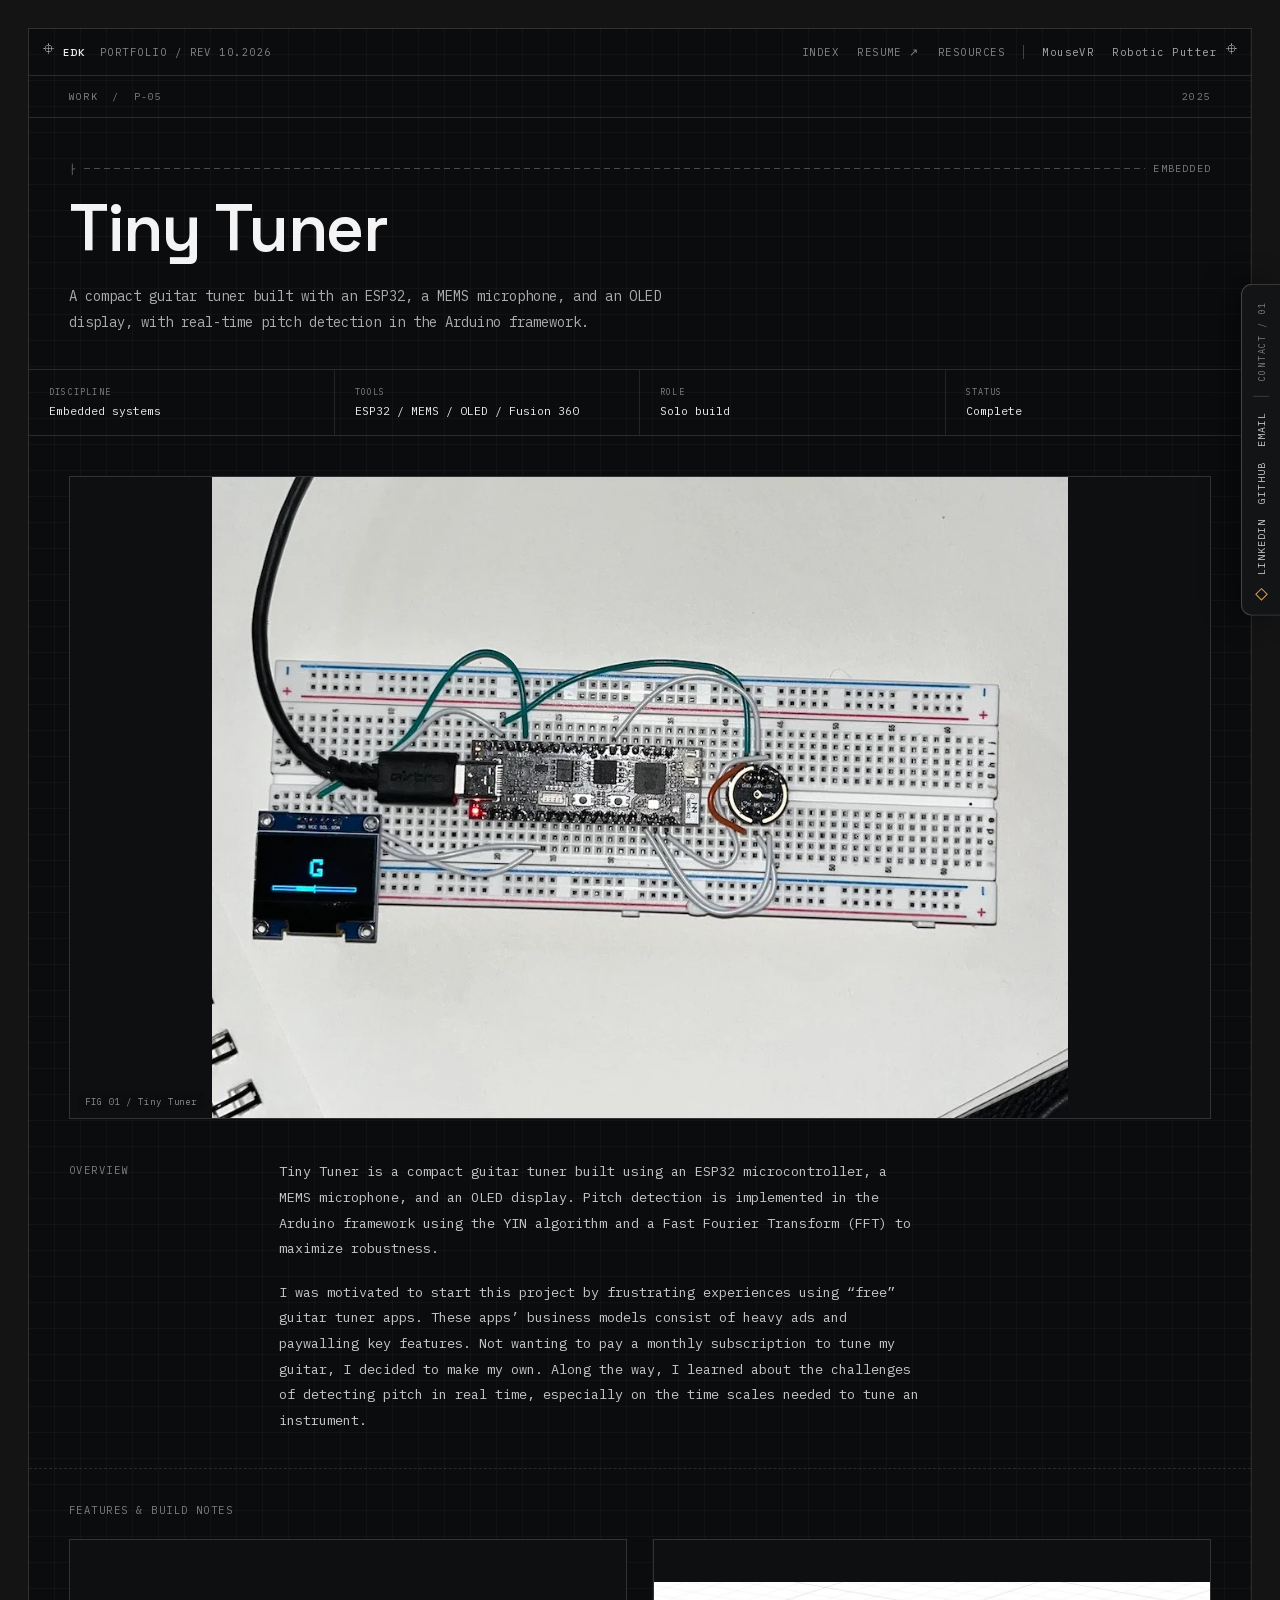
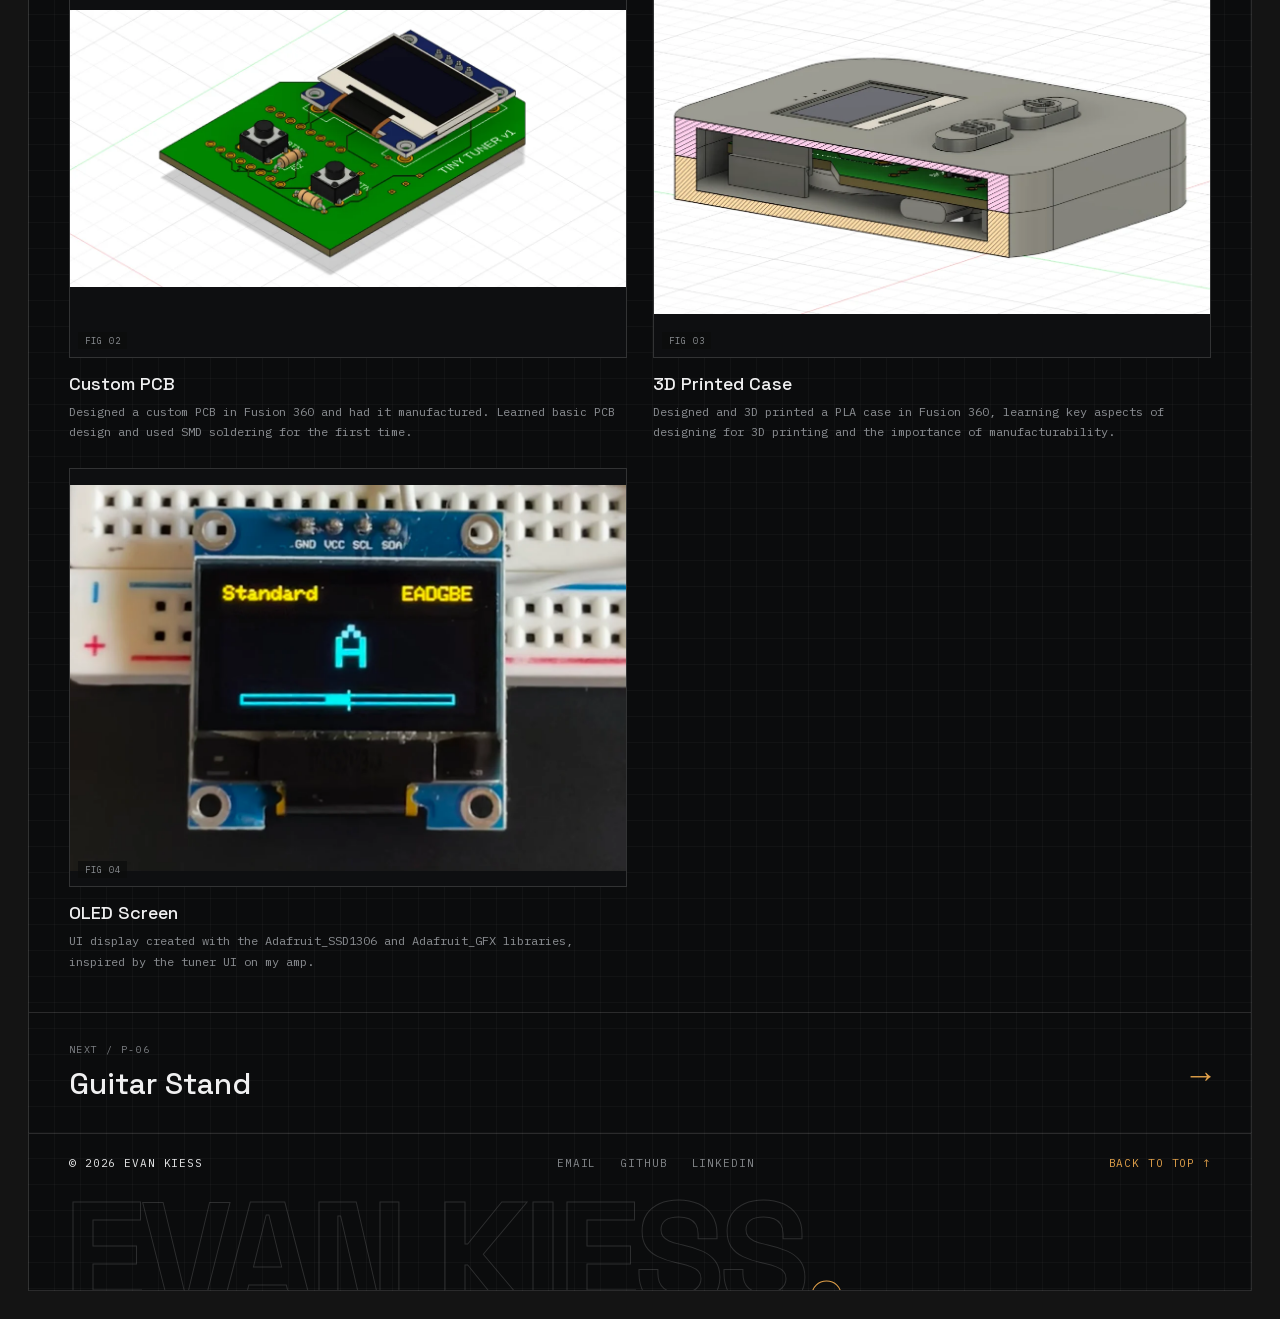
<file: tiny-tuner.html>
<!DOCTYPE html>
<html lang="en">
<head>
<meta charset="utf-8">
<meta name="viewport" content="width=device-width, initial-scale=1">
<title>Tiny Tuner / Evan Kiess</title>
<meta name="description" content="A compact guitar tuner built around an ESP32, a MEMS microphone, and an OLED display, with real-time pitch detection in the Arduino framework.">
<link rel="canonical" href="https://ekiess.com/tiny-tuner.html">
<meta name="theme-color" content="#0b0c0d">
<link rel="icon" href="favicon.svg" type="image/svg+xml">
<link rel="apple-touch-icon" href="apple-touch-icon.png">
<meta property="og:type" content="article">
<meta property="og:site_name" content="Evan Kiess">
<meta property="og:title" content="Tiny Tuner / Evan Kiess">
<meta property="og:description" content="A compact guitar tuner built around an ESP32, a MEMS microphone, and an OLED display, with real-time pitch detection in the Arduino framework.">
<meta property="og:url" content="https://ekiess.com/tiny-tuner.html">
<meta property="og:image" content="https://ekiess.com/assets/mouse_vr.png">
<meta property="og:image:alt" content="The MouseVR prototype: 3D-printed MRI-compatible goggles for awake-mouse fMRI">
<meta name="twitter:card" content="summary_large_image">
<meta name="twitter:title" content="Tiny Tuner / Evan Kiess">
<meta name="twitter:description" content="A compact guitar tuner built around an ESP32, a MEMS microphone, and an OLED display, with real-time pitch detection in the Arduino framework.">
<meta name="twitter:image" content="https://ekiess.com/assets/mouse_vr.png">
<link rel="preload" href="assets/fonts/ibm-plex-mono-400.woff2" as="font" type="font/woff2" crossorigin>
<link rel="preload" href="assets/fonts/space-grotesk-600.woff2" as="font" type="font/woff2" crossorigin>
<link rel="stylesheet" href="fonts.css">
<link rel="stylesheet" href="styles.css">
</head>
<body>
<a class="skip" href="#main">Skip to content</a>
<div class="page" style="min-height:100dvh;padding:28px;box-sizing:border-box;display:flex;justify-content:center">

  <!-- floating contact tab (right edge) -->
  <nav class="contact-pill" aria-label="Contact" style="position:fixed;right:0;top:50%;transform:translateY(-50%);z-index:60;background:var(--panel-2);border:1px solid rgba(255,255,255,.2);border-right:none;border-radius:11px 0 0 11px;padding:16px 11px;display:flex;flex-direction:column;align-items:center;gap:15px;box-shadow:-10px 0 30px rgba(0,0,0,.45)">
    <div style="writing-mode:vertical-rl;transform:rotate(180deg);font-size:8.5px;letter-spacing:.2em;color:var(--fg-6)">CONTACT&nbsp;/&nbsp;01</div>
    <div style="width:16px;height:1px;background:rgba(255,255,255,.16)"></div>
    <a class="nl" href="mailto:ekiess@unc.edu" style="writing-mode:vertical-rl;transform:rotate(180deg);font-size:10px;letter-spacing:.1em;color:var(--fg-2);text-decoration:none">EMAIL</a>
    <a class="nl" href="https://github.com/luckyo7" target="_blank" rel="noopener" style="writing-mode:vertical-rl;transform:rotate(180deg);font-size:10px;letter-spacing:.1em;color:var(--fg-2);text-decoration:none">GITHUB</a>
    <a class="nl" href="https://www.linkedin.com/in/evan-kiess/" target="_blank" rel="noopener" style="writing-mode:vertical-rl;transform:rotate(180deg);font-size:10px;letter-spacing:.1em;color:var(--fg-2);text-decoration:none">LINKEDIN</a>
    <div style="width:7px;height:7px;border:1px solid var(--acc);transform:rotate(45deg)" aria-hidden="true"></div>
  </nav>

  <div style="width:100%;max-width:1240px;background:var(--panel);color:var(--fg);border:1px solid var(--line);position:relative;background-image:linear-gradient(var(--grid) 1px,transparent 1px),linear-gradient(90deg,var(--grid) 1px,transparent 1px);background-size:26px 26px;background-position:-1px -1px">

    <div aria-hidden="true" style="position:absolute;top:14px;left:14px;width:11px;height:11px;background:radial-gradient(circle,transparent 3px,rgba(255,255,255,.4) 3px,rgba(255,255,255,.4) 4px,transparent 4px),linear-gradient(rgba(255,255,255,.4),rgba(255,255,255,.4)) center/1px 100% no-repeat,linear-gradient(rgba(255,255,255,.4),rgba(255,255,255,.4)) center/100% 1px no-repeat"></div>
    <div aria-hidden="true" style="position:absolute;top:14px;right:14px;width:11px;height:11px;background:radial-gradient(circle,transparent 3px,rgba(255,255,255,.4) 3px,rgba(255,255,255,.4) 4px,transparent 4px),linear-gradient(rgba(255,255,255,.4),rgba(255,255,255,.4)) center/1px 100% no-repeat,linear-gradient(rgba(255,255,255,.4),rgba(255,255,255,.4)) center/100% 1px no-repeat"></div>

    <!-- top nav -->
    <nav class="topnav mpad" aria-label="Primary" style="display:flex;justify-content:space-between;align-items:center;padding:16px 34px;border-bottom:1px solid var(--line);font-size:10.5px;letter-spacing:.14em;color:var(--fg-5)">
      <div style="display:flex;align-items:baseline;gap:14px">
        <a href="index.html" style="color:var(--fg);font-family:'Space Grotesk',sans-serif;font-weight:600;letter-spacing:.06em;text-decoration:none">EDK</a>
        <span>PORTFOLIO / REV 10.2026</span>
      </div>
      <div class="topnav-right" style="display:flex;align-items:center;gap:18px">
        <a class="nl" href="index.html" style="text-decoration:none;color:var(--fg-5)">INDEX</a>
        <a class="nl" href="resume.pdf" style="text-decoration:none;color:var(--fg-5)">RESUME&nbsp;↗</a>
        <a class="nl" href="resources.html" style="text-decoration:none;color:var(--fg-5)">RESOURCES</a>
        <span style="width:1px;height:14px;background:rgba(255,255,255,.22)"></span>
        <div style="display:flex;gap:18px;font-size:10.5px;letter-spacing:.14em;white-space:nowrap">
          <a class="nl" href="mousevr.html" style="text-decoration:none;color:var(--fg-3)">MouseVR</a>
          <a class="nl" href="robotic-putter.html" style="text-decoration:none;color:var(--fg-3)">Robotic Putter</a>
        </div>
      </div>
    </nav>

    <!-- main -->
    <main id="main" style="min-width:0">
      <!-- breadcrumb -->
      <div class="mpad" style="display:flex;justify-content:space-between;padding:14px 40px;border-bottom:1px solid var(--line);font-size:10px;letter-spacing:.12em;color:var(--fg-6)">
        <span><a class="nl" href="index.html#work" style="text-decoration:none;color:var(--fg-5)">WORK</a> &nbsp;/&nbsp; P-05</span>
        <span>2025</span>
      </div>

      <!-- hero -->
      <div class="mpad" style="padding:44px 40px 34px;border-bottom:1px solid var(--line)">
        <div style="display:flex;align-items:center;gap:8px;color:var(--fg-6);font-size:10px;letter-spacing:.12em;margin-bottom:22px">
          <span>├</span><div style="flex:1;height:1px;background:repeating-linear-gradient(90deg,var(--rule) 0 6px,transparent 6px 10px)"></div><span>EMBEDDED</span>
        </div>
        <h1 class="d-title" style="font-family:'Space Grotesk',sans-serif;font-weight:600;font-size:66px;line-height:.96;letter-spacing:-.02em;margin:0;color:var(--ink)">Tiny Tuner</h1>
        <p style="max-width:640px;margin:24px 0 0;font-size:14px;line-height:1.8;color:var(--fg-3)">A compact guitar tuner built with an ESP32, a MEMS microphone, and an OLED display, with real-time pitch detection in the Arduino framework.</p>
      </div>

      <!-- spec bar -->
      <div class="spec-bar" style="display:grid;grid-template-columns:repeat(4,1fr);border-bottom:1px solid var(--line)">
          <div style="padding:16px 20px;border-right:1px solid rgba(255,255,255,.1)">
            <div style="font-size:8.5px;letter-spacing:.14em;color:var(--fg-6)">DISCIPLINE</div>
            <div style="font-size:11.5px;color:var(--fg);margin-top:5px;line-height:1.5">Embedded systems</div>
          </div>
          <div style="padding:16px 20px;border-right:1px solid rgba(255,255,255,.1)">
            <div style="font-size:8.5px;letter-spacing:.14em;color:var(--fg-6)">TOOLS</div>
            <div style="font-size:11.5px;color:var(--fg);margin-top:5px;line-height:1.5">ESP32 / MEMS / OLED / Fusion 360</div>
          </div>
          <div style="padding:16px 20px;border-right:1px solid rgba(255,255,255,.1)">
            <div style="font-size:8.5px;letter-spacing:.14em;color:var(--fg-6)">ROLE</div>
            <div style="font-size:11.5px;color:var(--fg);margin-top:5px;line-height:1.5">Solo build</div>
          </div>
          <div style="padding:16px 20px;border-right:1px solid rgba(255,255,255,.1)">
            <div style="font-size:8.5px;letter-spacing:.14em;color:var(--fg-6)">STATUS</div>
            <div style="font-size:11.5px;color:var(--fg);margin-top:5px;line-height:1.5">Complete</div>
          </div>
      </div>

      <!-- hero image -->
      <div class="mpad" style="padding:40px 40px 0">
        <div style="position:relative;aspect-ratio:16/9;border:1px solid var(--line-frame);background:var(--frame);overflow:hidden">
          <div style="position:absolute;inset:0">
            <img src="assets/tiny-tuner-hero.webp" alt="The Tiny Tuner prototype wired on a breadboard" width="1043" height="782" fetchpriority="high" decoding="async" style="width:100%;height:100%;object-fit:contain;display:block">
          </div>
          <div style="position:absolute;bottom:8px;left:8px;font-size:9px;letter-spacing:.1em;color:var(--fg-4);background:rgba(11,12,13,.75);padding:3px 7px">FIG 01 / Tiny Tuner</div>
        </div>
      </div>

      <!-- overview -->
      <div class="overview-grid mpad" style="display:grid;grid-template-columns:180px 1fr;gap:30px;padding:40px 40px 34px">
        <h2 style="font-size:10.5px;font-weight:400;letter-spacing:.14em;color:var(--fg-6);padding-top:4px;margin:0">OVERVIEW</h2>
        <div style="max-width:640px;display:flex;flex-direction:column;gap:18px">
          <p style="margin:0;font-size:13.5px;line-height:1.9;color:var(--fg-2)">Tiny Tuner is a compact guitar tuner built using an ESP32 microcontroller, a MEMS microphone, and an OLED display. Pitch detection is implemented in the Arduino framework using the YIN algorithm and a Fast Fourier Transform (FFT) to maximize robustness.</p>
          <p style="margin:0;font-size:13.5px;line-height:1.9;color:var(--fg-2)">I was motivated to start this project by frustrating experiences using “free” guitar tuner apps. These apps’ business models consist of heavy ads and paywalling key features. Not wanting to pay a monthly subscription to tune my guitar, I decided to make my own. Along the way, I learned about the challenges of detecting pitch in real time, especially on the time scales needed to tune an instrument.</p>
        </div>
      </div>

      <!-- features -->
      <div class="mpad" style="padding:8px 40px 40px;border-top:1px dashed rgba(255,255,255,.12)">
        <h2 style="font-size:10.5px;font-weight:400;letter-spacing:.14em;color:var(--fg-6);margin:26px 0 22px">FEATURES &amp; BUILD NOTES</h2>
        <div class="feat-grid" style="display:grid;grid-template-columns:1fr 1fr;gap:26px 26px">
            <div>
              <div style="position:relative;aspect-ratio:4/3;border:1px solid var(--line-frame);background:var(--frame);overflow:hidden">
                <div style="position:absolute;inset:0">
                  <img src="assets/tiny-tuner-f1.webp" alt="Fusion 360 render of the custom Tiny Tuner PCB with its OLED module and tactile buttons" width="1132" height="564" loading="lazy" decoding="async" style="width:100%;height:100%;object-fit:contain;display:block">
                </div>
                <div style="position:absolute;bottom:8px;left:8px;font-size:9px;letter-spacing:.1em;color:var(--fg-4);background:rgba(11,12,13,.75);padding:3px 7px">FIG 02</div>
              </div>
              <h3 style="font-family:'Space Grotesk',sans-serif;font-weight:500;font-size:18px;margin:14px 0 7px;color:var(--ink-2)">Custom PCB</h3>
              <p style="margin:0;font-size:12px;line-height:1.7;color:var(--fg-4)">Designed a custom PCB in Fusion 360 and had it manufactured. Learned basic PCB design and used SMD soldering for the first time.</p>
            </div>
            <div>
              <div style="position:relative;aspect-ratio:4/3;border:1px solid var(--line-frame);background:var(--frame);overflow:hidden">
                <div style="position:absolute;inset:0">
                  <img src="assets/tiny-tuner-f2.webp" alt="Fusion 360 section view of the 3D-printed PLA case" width="1132" height="675" loading="lazy" decoding="async" style="width:100%;height:100%;object-fit:contain;display:block">
                </div>
                <div style="position:absolute;bottom:8px;left:8px;font-size:9px;letter-spacing:.1em;color:var(--fg-4);background:rgba(11,12,13,.75);padding:3px 7px">FIG 03</div>
              </div>
              <h3 style="font-family:'Space Grotesk',sans-serif;font-weight:500;font-size:18px;margin:14px 0 7px;color:var(--ink-2)">3D Printed Case</h3>
              <p style="margin:0;font-size:12px;line-height:1.7;color:var(--fg-4)">Designed and 3D printed a PLA case in Fusion 360, learning key aspects of designing for 3D printing and the importance of manufacturability.</p>
            </div>
            <div>
              <div style="position:relative;aspect-ratio:4/3;border:1px solid var(--line-frame);background:var(--frame);overflow:hidden">
                <div style="position:absolute;inset:0">
                  <img src="assets/tiny-tuner-f3.webp" alt="The OLED display showing the tuner interface in standard EADGBE tuning" width="1132" height="786" loading="lazy" decoding="async" style="width:100%;height:100%;object-fit:contain;display:block">
                </div>
                <div style="position:absolute;bottom:8px;left:8px;font-size:9px;letter-spacing:.1em;color:var(--fg-4);background:rgba(11,12,13,.75);padding:3px 7px">FIG 04</div>
              </div>
              <h3 style="font-family:'Space Grotesk',sans-serif;font-weight:500;font-size:18px;margin:14px 0 7px;color:var(--ink-2)">OLED Screen</h3>
              <p style="margin:0;font-size:12px;line-height:1.7;color:var(--fg-4)">UI display created with the Adafruit_SSD1306 and Adafruit_GFX libraries, inspired by the tuner UI on my amp.</p>
            </div>
        </div>
      </div>

      <!-- next project -->
      <a class="nx mpad" href="guitar-stand.html" style="display:flex;justify-content:space-between;align-items:center;padding:30px 40px;border-top:1px solid var(--line);text-decoration:none;color:inherit">
        <div>
          <div style="font-size:10px;letter-spacing:.14em;color:var(--fg-6);margin-bottom:8px">NEXT / P-06</div>
          <div class="nx-title" style="font-family:'Space Grotesk',sans-serif;font-weight:500;font-size:30px;color:var(--ink-2);transition:color .2s">Guitar Stand</div>
        </div>
        <div class="nx-arrow" style="font-size:34px;color:var(--acc);transition:transform .2s">→</div>
      </a>

    </main>

      <!-- footer -->
      <footer style="border-top:1px solid var(--line);overflow:hidden">
        <div class="footer-row mpad" style="display:flex;justify-content:space-between;align-items:center;padding:22px 40px;font-size:11px;letter-spacing:.08em;color:var(--fg-5)">
          <span style="color:var(--fg)">© 2026 EVAN KIESS</span>
          <div style="display:flex;gap:24px">
            <a class="nl" href="mailto:ekiess@unc.edu" style="text-decoration:none;color:var(--fg-5)">EMAIL</a>
            <a class="nl" href="https://github.com/luckyo7" target="_blank" rel="noopener" style="text-decoration:none;color:var(--fg-5)">GITHUB</a>
            <a class="nl" href="https://www.linkedin.com/in/evan-kiess/" target="_blank" rel="noopener" style="text-decoration:none;color:var(--fg-5)">LINKEDIN</a>
          </div>
          <a href="#" style="text-decoration:none;color:var(--acc)">BACK TO TOP&nbsp;↑</a>
        </div>
        <div class="wordmark" style="font-family:'Space Grotesk',sans-serif;font-weight:700;font-size:150px;line-height:.8;letter-spacing:-.04em;color:transparent;-webkit-text-stroke:1px var(--line-dash);padding:0 0 0 34px;margin:4px 0 -26px;white-space:nowrap;pointer-events:none">EVAN KIESS<span style="-webkit-text-stroke:1px var(--acc)">.</span></div>
      </footer>
  </div>
</div>
</body>
</html>
</file>
<file: fonts.css>
/* EDK portfolio - self-hosted webfonts (latin subset). Replaces the render-blocking
   Google Fonts request; glyphs outside this range fall back exactly as before. */
@font-face{font-family:'IBM Plex Mono';font-style:normal;font-weight:400;font-display:swap;src:url(assets/fonts/ibm-plex-mono-400.woff2) format('woff2');unicode-range:U+0000-00FF, U+0131, U+0152-0153, U+02BB-02BC, U+02C6, U+02DA, U+02DC, U+0304, U+0308, U+0329, U+2000-206F, U+20AC, U+2122, U+2191, U+2193, U+2212, U+2215, U+FEFF, U+FFFD;}
@font-face{font-family:'IBM Plex Mono';font-style:normal;font-weight:500;font-display:swap;src:url(assets/fonts/ibm-plex-mono-500.woff2) format('woff2');unicode-range:U+0000-00FF, U+0131, U+0152-0153, U+02BB-02BC, U+02C6, U+02DA, U+02DC, U+0304, U+0308, U+0329, U+2000-206F, U+20AC, U+2122, U+2191, U+2193, U+2212, U+2215, U+FEFF, U+FFFD;}
@font-face{font-family:'IBM Plex Mono';font-style:normal;font-weight:600;font-display:swap;src:url(assets/fonts/ibm-plex-mono-600.woff2) format('woff2');unicode-range:U+0000-00FF, U+0131, U+0152-0153, U+02BB-02BC, U+02C6, U+02DA, U+02DC, U+0304, U+0308, U+0329, U+2000-206F, U+20AC, U+2122, U+2191, U+2193, U+2212, U+2215, U+FEFF, U+FFFD;}
@font-face{font-family:'Space Grotesk';font-style:normal;font-weight:400;font-display:swap;src:url(assets/fonts/space-grotesk-400.woff2) format('woff2');unicode-range:U+0000-00FF, U+0131, U+0152-0153, U+02BB-02BC, U+02C6, U+02DA, U+02DC, U+0304, U+0308, U+0329, U+2000-206F, U+20AC, U+2122, U+2191, U+2193, U+2212, U+2215, U+FEFF, U+FFFD;}
@font-face{font-family:'Space Grotesk';font-style:normal;font-weight:500;font-display:swap;src:url(assets/fonts/space-grotesk-500.woff2) format('woff2');unicode-range:U+0000-00FF, U+0131, U+0152-0153, U+02BB-02BC, U+02C6, U+02DA, U+02DC, U+0304, U+0308, U+0329, U+2000-206F, U+20AC, U+2122, U+2191, U+2193, U+2212, U+2215, U+FEFF, U+FFFD;}
@font-face{font-family:'Space Grotesk';font-style:normal;font-weight:600;font-display:swap;src:url(assets/fonts/space-grotesk-600.woff2) format('woff2');unicode-range:U+0000-00FF, U+0131, U+0152-0153, U+02BB-02BC, U+02C6, U+02DA, U+02DC, U+0304, U+0308, U+0329, U+2000-206F, U+20AC, U+2122, U+2191, U+2193, U+2212, U+2215, U+FEFF, U+FFFD;}
@font-face{font-family:'Space Grotesk';font-style:normal;font-weight:700;font-display:swap;src:url(assets/fonts/space-grotesk-700.woff2) format('woff2');unicode-range:U+0000-00FF, U+0131, U+0152-0153, U+02BB-02BC, U+02C6, U+02DA, U+02DC, U+0304, U+0308, U+0329, U+2000-206F, U+20AC, U+2122, U+2191, U+2193, U+2212, U+2215, U+FEFF, U+FFFD;}
</file>
<file: styles.css>
/* EDK portfolio - shared styles. Edit global look here. */

/* ---- design tokens -------------------------------------------------------
   The whole palette lives here. Inline styles reference these by name, so a
   colour is changed in one place. Text-ramp steps are annotated with their
   measured contrast ratio against --panel; every step used for text clears
   WCAG AA (4.5:1). */
:root{
  color-scheme:dark;   /* UA canvas, scrollbars and controls follow the locked dark theme */
  --acc:#e0a04a;        /* amber accent, 8.67:1  */
  --ink:#f4f4f5;        /* display headings      17.81:1 */
  --ink-2:#f0f0f1;      /* project + card titles 17.19:1 */
  --fg:#e8e9ea;         /* base text             16.11:1 */
  --fg-2:#c3c5c8;       /* section body          11.32:1 */
  --fg-3:#a9abae;       /* hero paragraph         8.51:1 */
  --fg-4:#8b8e92;       /* card blurbs            5.95:1 */
  --fg-5:#83868a;       /* nav + footer links     5.35:1 */
  --fg-6:#7c7f83;       /* smallest labels        4.87:1 - AA floor */
  --ground:#141414;     /* outer mat   */
  --panel:#0b0c0d;      /* sheet       */
  --panel-2:#131416;    /* contact rail */
  --frame:#0e0f11;      /* image frame ground */
  --rule:#4a4d50;       /* dashed rules (decorative, non-text) */
  --line:rgba(255,255,255,.13);        /* structural hairline */
  --line-frame:rgba(255,255,255,.15);  /* image frame border  */
  --line-dash:rgba(255,255,255,.14);   /* dashed dividers     */
  --grid:rgba(255,255,255,.028);       /* blueprint graticule */
}

body{margin:0;background:var(--ground);font-family:'IBM Plex Mono',ui-monospace,monospace}
a{color:inherit}
.nl:hover{color:var(--acc)!important}
/* bold text picks up the amber accent */
strong,b{color:var(--acc)}

/* skip link: first thing in the tab order, invisible until focused */
.skip{position:absolute;left:-9999px;top:0;z-index:100;background:var(--panel-2);color:var(--fg);
  border:1px solid var(--acc);padding:10px 16px;font-size:11px;letter-spacing:.14em;text-decoration:none}
.skip:focus{left:12px;top:12px}

/* keyboard focus mirrors the amber hover language, so keyboard users get the
   same affordances pointer users get */
a:focus-visible{outline:2px solid var(--acc);outline-offset:3px}
.nl:focus-visible{color:var(--acc)!important}

/* landing project cards */
.pj:hover .pj-num,.pj:focus-visible .pj-num{color:var(--acc)}
/* the frame lives here (not inline) so the hover colour can actually win */
.pj-frame{position:relative;border:1px solid var(--line-frame);background:var(--frame);overflow:hidden;
  transition:border-color .25s}
.pj:hover .pj-frame,.pj:focus-visible .pj-frame{border-color:var(--acc)}
.pj-ov{position:absolute;inset:0;z-index:2;pointer-events:none;opacity:0;transition:opacity .28s ease;background:rgba(10,11,12,.5);box-shadow:inset 0 0 0 1.5px var(--acc)}
.pj:hover .pj-ov,.pj:focus-visible .pj-ov{opacity:1}
.pj-ov .br{position:absolute;width:18px;height:18px;border:1.5px solid var(--acc);transition:transform .28s ease}
.pj-ov .tl{top:10px;left:10px;border-right:0;border-bottom:0;transform:translate(4px,4px)}
.pj-ov .tr{top:10px;right:10px;border-left:0;border-bottom:0;transform:translate(-4px,4px)}
.pj-ov .bl{bottom:10px;left:10px;border-right:0;border-top:0;transform:translate(4px,-4px)}
.pj-ov .brr{bottom:10px;right:10px;border-left:0;border-top:0;transform:translate(-4px,-4px)}
.pj:hover .pj-ov .br,.pj:focus-visible .pj-ov .br{transform:translate(0,0)}
.pj-ov .tag{position:absolute;left:50%;top:50%;transform:translate(-50%,-50%);font-size:10px;letter-spacing:.2em;color:#fff}
.pj:hover .pj-go,.pj:focus-visible .pj-go{opacity:1;transform:translateX(0)}

/* mousevr numbered sections */
.sec-label{transition:color .2s}
.sec:hover .sec-label,.sec:focus-within .sec-label{color:var(--acc)!important}

/* project pages: figure plates. The frame lives here (not inline) so the hover
   colour can actually win, and the caption warms up with it. */
.fig{position:relative;border:1px solid var(--line-frame);background:var(--frame);overflow:hidden;
  transition:border-color .5s cubic-bezier(.32,.72,0,1)}
.fig:hover,.fig:focus-within{border-color:rgba(224,160,74,.5)}
.cap{position:absolute;bottom:8px;left:8px;font-size:9px;letter-spacing:.1em;color:var(--fg-4);
  background:rgba(11,12,13,.75);padding:3px 7px;transition:color .5s cubic-bezier(.32,.72,0,1)}
.fig:hover .cap,.fig:focus-within .cap{color:var(--acc)}

/* project pages: the contents rail follows the reader down its chapter */
.rail{position:sticky;top:24px}

/* scroll-linked section entry - no JS. Guarded twice over: browsers without
   scroll-driven animations, and readers who ask for less motion, get the plain
   static page with nothing hidden. */
@supports (animation-timeline:view()){
  @media(prefers-reduced-motion:no-preference){
    .rv{animation:rv-in linear both;animation-timeline:view();animation-range:entry 4% entry 60%}
    @keyframes rv-in{from{opacity:0;transform:translateY(16px)}to{opacity:1;transform:none}}
  }
}

/* project-page next link */
.nx:hover .nx-title,.nx:focus-visible .nx-title{color:var(--acc)}
.nx:hover .nx-arrow,.nx:focus-visible .nx-arrow{transform:translateX(6px)}

/* resources rows */
.rrow:hover,.rrow:focus-visible{background:rgba(255,255,255,.035)}
.rrow:hover .rr-bar,.rrow:focus-visible .rr-bar{transform:scaleY(1)!important}
.rrow:hover .rr-arrow,.rrow:focus-visible .rr-arrow{opacity:1!important;transform:translateX(0)!important}
.rrow:hover .rr-name,.rrow:focus-visible .rr-name{color:var(--acc)!important;text-decoration-color:var(--acc)!important}

/* mobile */
@media(max-width:760px){
  body{overflow-x:hidden}
  .page{padding:10px!important}
  .contact-pill{display:none!important}
  .topnav{flex-direction:column!important;align-items:flex-start!important;gap:10px!important}
  .topnav-right{flex-wrap:wrap!important;gap:8px 14px!important}
  .mpad{padding-left:16px!important;padding-right:16px!important}
  #about,#work{padding-left:16px!important;padding-right:16px!important}
  .hero-row{gap:14px!important}
  .hero-name{font-size:44px!important}
  .hero-meta{flex-direction:column!important;align-items:flex-start!important;gap:14px!important}
  .coords{text-align:left!important}
  .proj-grid{grid-template-columns:1fr!important}
  .d-title{font-size:40px!important}
  .spec-bar{grid-template-columns:1fr 1fr!important}
  /* an odd cell out would leave half a row empty, so let it span instead */
  .spec-bar>div:nth-child(3):last-child{grid-column:1/-1}
  .overview-grid{grid-template-columns:1fr!important;gap:12px!important}
  .feat-grid{grid-template-columns:1fr!important}
  .res-title{font-size:40px!important}
  .rrow{grid-template-columns:1fr!important;gap:6px!important;padding-left:16px!important;padding-right:16px!important}
  .rr-arrow{display:none!important}
  .footer-row{flex-wrap:wrap!important;gap:10px 16px!important;justify-content:flex-start!important}
  .rail{position:static!important}
  .chap-title{font-size:34px!important}
  .wordmark{font-size:60px!important}
}

/* the Initial Design sheet stacks before its two columns squeeze the figure */
@media(max-width:1024px){
  .sheet-row{flex-direction:column!important}
  /* the flex bases are widths side by side, heights once stacked - drop them */
  .sheet-cell,.sheet-side{flex:0 0 auto!important}
  .sheet-cell{border-right:0!important}
  .sheet-side{border-top:1px solid var(--line-frame)}
}
@media(max-width:760px){
  .sheet-wrap{padding-left:10px!important;padding-right:10px!important}
}

/* the site's motion is hover-only and short, but honour the preference anyway */
@media(prefers-reduced-motion:reduce){
  *,*::before,*::after{
    transition-duration:.01ms!important;
    animation-duration:.01ms!important;
    animation-iteration-count:1!important;
    scroll-behavior:auto!important;
  }
}
</file>
